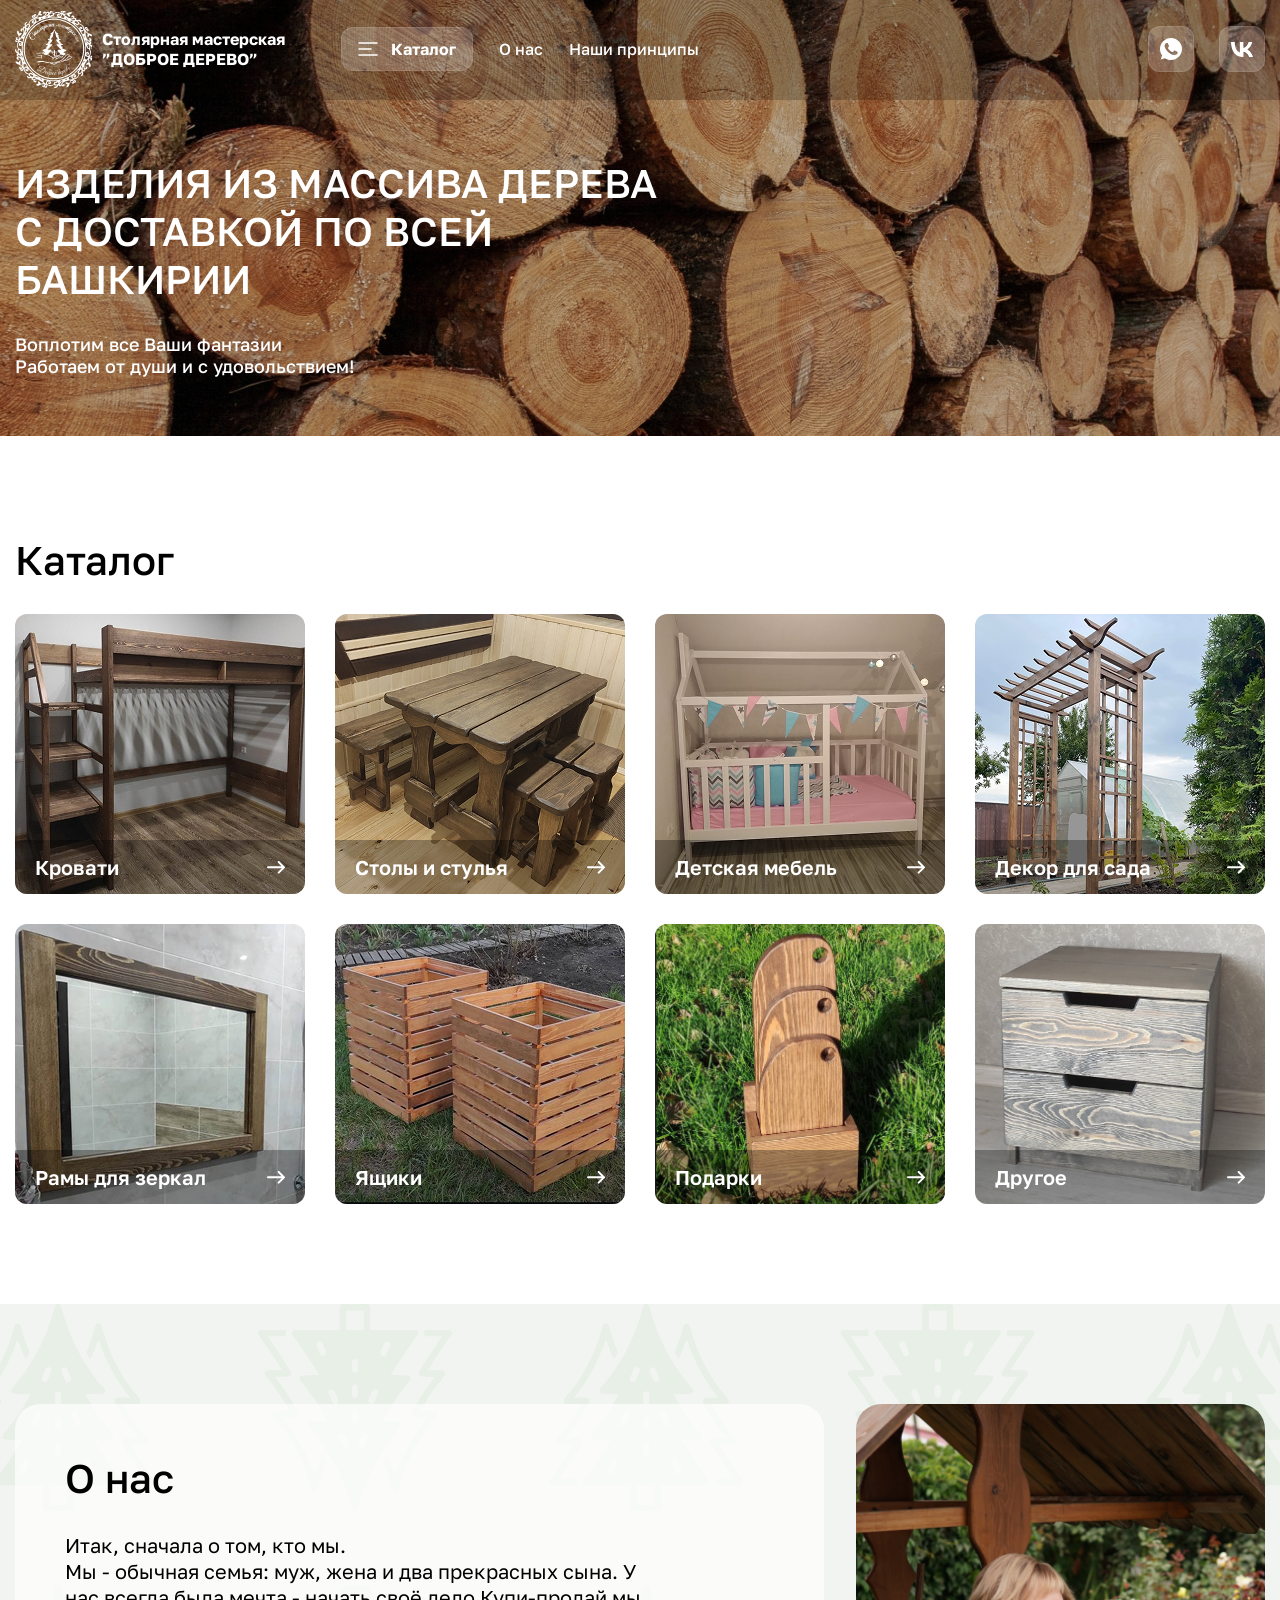
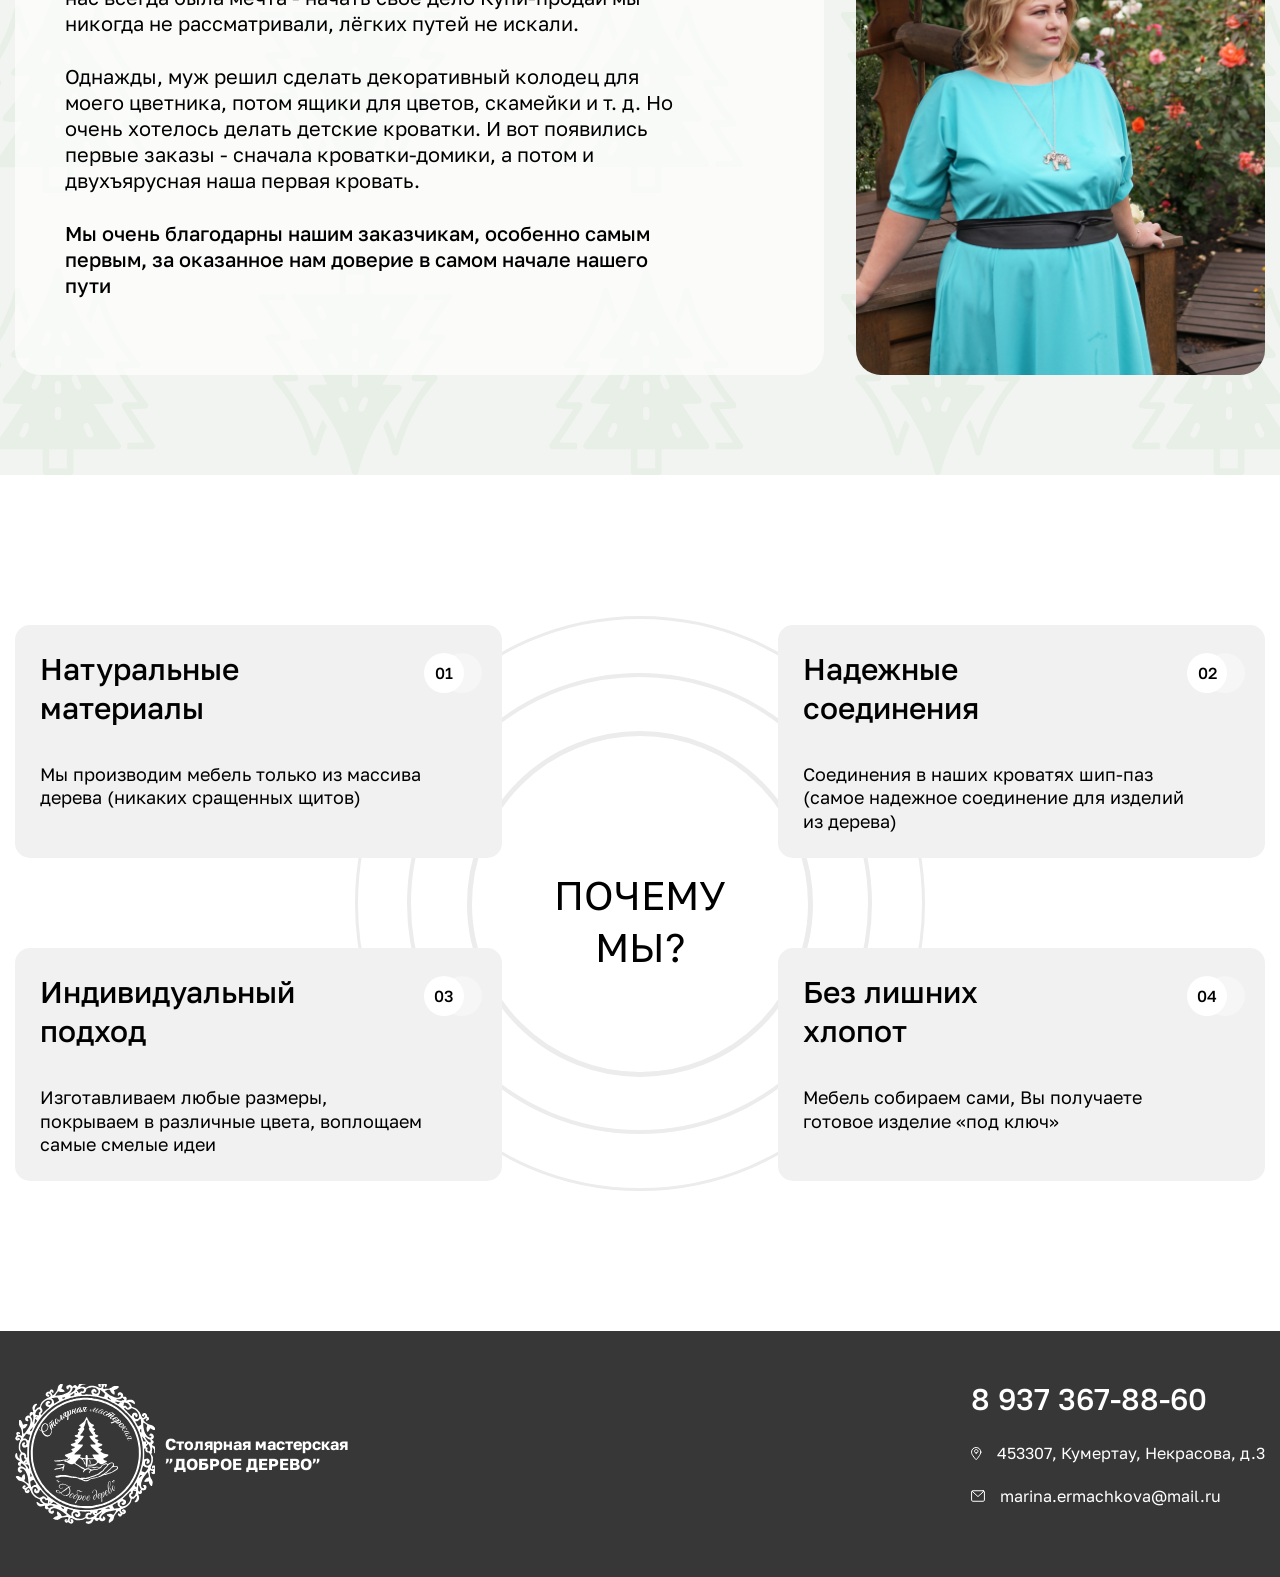
<file: index.html>
<!DOCTYPE html>
<html lang="ru">
<head>
    <!-- Google tag (gtag.js) -->
    <script async src="https://www.googletagmanager.com/gtag/js?id=G-JBPK78R34K"></script>
    <script>
    window.dataLayer = window.dataLayer || [];
    function gtag(){dataLayer.push(arguments);}
    gtag('js', new Date());

    gtag('config', 'G-JBPK78R34K');
    </script>
        
    <title>Столярная</title>
    <link rel="stylesheet" href="style.css">
    <meta charset="UTF-8">
    <meta name="viewport" content="width=device-width, initial-scale=1.0">

    <link rel="icon" type="image/png" href="/favicon/favicon-96x96.png" sizes="96x96" />
    <link rel="icon" type="image/svg+xml" href="/favicon/favicon.svg" />
    <link rel="shortcut icon" href="/favicon/favicon.ico" />
    <link rel="apple-touch-icon" sizes="180x180" href="/favicon/apple-touch-icon.png" />
    <meta name="apple-mobile-web-app-title" content="Столярная" />
    <link rel="manifest" href="/favicon/site.webmanifest" />
    
</head>
<body>
    <div class="home">
        <div class="header">
            <div class="content"> 
                <div class="header-block">
                        <div class="header-left">
                            <a class="header-logo" href="#">
                                <img class="header-logo__logoImg" src="img\icons\Logo white.svg" alt="Логотип" width="77" height="77">
                                <p class="header-logo__logoText"> Столярная мастерская <br>”ДОБРОЕ ДЕРЕВО”</p>
                            </a>
                            
                            <nav class="header-nav">
                                <ul class="header__list">
                                    <li class="header__lists"> 
                                        <a class="header__anchorCatalog" href="#catalog">
                                            <img src="img\icons\catalog.svg" alt="Иконка каталога">
                                            <span>Каталог</span>
                                        </a>
                                    </li>
                                    <li class="header__lists"> <a class="header__link" href="#aboutUs">О нас</a></li>
                                    <li class="header__lists"> <a class="header__link" href="#whyUs">Наши принципы</a></li>
                                    <!-- <li class="header__lists"> <a class="header__link" href="#">Видео</a></li> -->
                                </ul>
                            </nav>
                        </div>
                        <div class="header-right">
                            <a target="_blank" href="https://wa.me/89373678860" class="header__bt">
                                <img width="24" height="24" src="img\icons\whatsapp.svg" alt="Иконка whatsapp">
                            </a>
                            <a target="_blank" href="https://vk.com/stolyrka_kumertau" class="header__bt">
                                <img width="24" height="17" src="img/icons/vk.svg" alt="Иконка vk">
                            </a>
                            
                        </div>
                </div>
            </div>
        </div>

        <div class="content">
            <div class="home-info">
                <h1>ИЗДЕЛИЯ ИЗ&nbsp;МАССИВА ДЕРЕВА С&nbsp;ДОСТАВКОЙ ПО&nbsp;ВСЕЙ БАШКИРИИ</h1>
                <p class="subtitle">Воплотим все Ваши фантазии<br>Работаем от&nbsp;души и&nbsp;с&nbsp;удовольствием!</p>
            </div>
        </div>
    </div>
    <div class="main">
        <div id="catalog" class="catalog">
            <div class="content">
                <div class="catalog__block">
                    <h2>Каталог</h2>
                    <div class="catalog__links">
                        <a class= catalog__links-item href="/beds.html">
                            <img src="img/catalog/beds.png" alt="Кровати">
                            <div class="catalog__links-info">
                                <h3>Кровати</h3>
                                <span>
                                    <img width="16" height="11" src="img/icons/catalogItems.svg" alt="">
                                </span>
                            </div>
                        </a>
                        <a class= catalog__links-item href="tablesAndChairs.html">
                            <img src="img/catalog/tablesAndChairs.png" alt="">
                            <div class="catalog__links-info">
                                <h3>Столы и стулья</h3>
                                <span>
                                    <img width="16" height="11" src="img/icons/catalogItems.svg" alt="">
                                </span>
                            </div>
                        </a>
                        <a class= catalog__links-item href="children.html">
                            <img src="img/catalog/childrenFurniture.png" alt="">
                            <div class="catalog__links-info">
                                <h3>Детская мебель</h3>
                                <span>
                                    <img width="16" height="11" src="img/icons/catalogItems.svg" alt="">
                                </span>
                            </div>
                        </a>
                        <a class= catalog__links-item href="forGarden.html">
                            <img src="img/catalog/forTheGarden.png" alt="">
                            <div class="catalog__links-info">
                                <h3>Декор для сада</h3>
                                <span>
                                    <img width="16" height="11" src="img/icons/catalogItems.svg" alt="">
                                </span>
                            </div>
                        </a>
                        <a class= catalog__links-item href="mirror.html">
                            <img src="img/catalog/frames.png" alt="">
                            <div class="catalog__links-info">
                                <h3>Рамы для зеркал</h3>
                                <span>
                                    <img width="16" height="11" src="img/icons/catalogItems.svg" alt="">
                                </span>
                            </div>
                        </a>
                        <a class= catalog__links-item href="boxes.html">
                            <img src="img/catalog/boxes.png" alt="">
                            <div class="catalog__links-info">
                                <h3>Ящики</h3>
                                <span>
                                    <img width="16" height="11" src="img/icons/catalogItems.svg" alt="">
                                </span>
                            </div>
                        </a>
                        <a class= catalog__links-item href="present.html">
                            <img src="img/catalog/gifts.jpg" alt="">
                            <div class="catalog__links-info">
                                <h3>Подарки</h3>
                                <span>
                                    <img width="16" height="11" src="img/icons/catalogItems.svg" alt="">
                                </span>
                            </div>
                        </a>
                        <a class= catalog__links-item href="other.html">
                            <img src="img/catalog/other.jpg" alt="">
                            <div class="catalog__links-info">
                                <h3>Другое</h3>
                                <span>
                                    <img width="16" height="11" src="img/icons/catalogItems.svg" alt="">
                                </span>
                            </div>
                        </a>
                    </div>
                </div>
            </div>
        </div>
        <div  id="aboutUs" class="aboutUs">
            <div class="content">
                <div class="aboutUs__block">
                    <div class="aboutUs__left">
                        <h2>О нас</h2>
                        <p>
                            Итак, сначала о том, кто мы.<br>
                            Мы - обычная семья:
                            муж, жена и два прекрасных сына. У нас всегда была мечта - начать своё дело Купи-продай мы никогда не рассматривали, лёгких путей не искали.
                        </p>
                        <p>
                            Однажды, муж решил сделать декоративный колодец для моего цветника, потом ящики для
                            цветов, скамейки и т. д.
                            Но очень хотелось делать детские кроватки. И вот появились первые заказы
                            - сначала кроватки-домики, а потом и двухъярусная наша первая кровать.
                        </p> 
                        <p>
                            <strong>Мы очень благодарны нашим заказчикам, особенно самым первым, за оказанное нам доверие в самом начале нашего пути</strong>   
                        </p>

                    </div>
                    <div class="aboutUs__right">
                        <img src="img/about2.jpg"  alt="О нас">
                    </div>
                </div>
            </div>
        </div>
        <div id="whyUs" class="whyUs">
            <div class="content">
                <div class="whyUs__ask">Почему <br>мы?</div>
                <div class="whyUs__blok">
                    <div class="whyUs__item">
                        <div class="whyUs__item-numberMain">01</div>
                        <div class="whyUs__item-numberSub"></div>
                        <div class="whyUs__item-text">
                            <h3 class="whyUS__item-title">Натуральные<br>материалы</h3>
                            <p class="whyUs__item-subtitle">Мы производим мебель только из массива дерева (никаких сращенных щитов)</p>
                        </div>
                    </div>
                    <div class="whyUs__item">
                        <div class="whyUs__item-numberMain">02</div>
                        <div class="whyUs__item-numberSub"></div>
                        <div class="whyUs__item-text">
                            <h3 class="whyUS__item-title">Надежные<br>соединения</h3>
                            <p class="whyUs__item-subtitle">Соединения в наших кроватях шип-паз (самое надежное соединение для изделий из дерева)</p>
                        </div>
                    </div>
                    <div class="whyUs__item">
                        <div class="whyUs__item-numberMain">03</div>
                        <div class="whyUs__item-numberSub"></div>
                        <div class="whyUs__item-text">
                            <h3 class="whyUS__item-title">Индивидуальный<br>подход</h3>
                            <p class="whyUs__item-subtitle">Изготавливаем любые размеры, покрываем в различные цвета, воплощаем самые смелые идеи</p>
                        </div>

                    </div>
                    <div class="whyUs__item">
                        <div class="whyUs__item-numberMain">04</div>
                        <div class="whyUs__item-numberSub"></div>
                        <div class="whyUs__item-text">
                            <h3 class="whyUS__item-title">Без лишних<br>хлопот</h3>
                            <p class="whyUs__item-subtitle">Мебель собираем сами, Вы получаете готовое изделие «под ключ»</p>
                        </div>
                    </div>
                </div>
            </div>
        </div>
    </div>
    <footer>
        <div class="content">
            <div class="footer-blok">
                <a class="footer-logo" href="#">
                    <img class="footer-logo__logoImg" src="img\icons\Logo white.svg" alt="Логотип" width="77" height="77">
                    <p class="footer-logo__logoText"> Столярная мастерская <br>”ДОБРОЕ ДЕРЕВО”</p>
                </a>
                <div class="footer-info">
                    <a class="footer-number" href="tel:79373678860"> 8 937 367-88-60</a>
                    <div class="footer-list">
                        <div class="footer-li"> 
                            <span> <img src="img\icons\footer_pin.svg"></span> 453307, Кумертау, Некрасова, д.3</div >
                        <div class="footer-li"> 
                            <span> <img src="img\icons\footer_mail.svg"></span> marina.ermachkova@mail.ru</a>
                    </ul>
                </div>
            </div>
        </div>
    </footer>

</body>
</html>
</file>
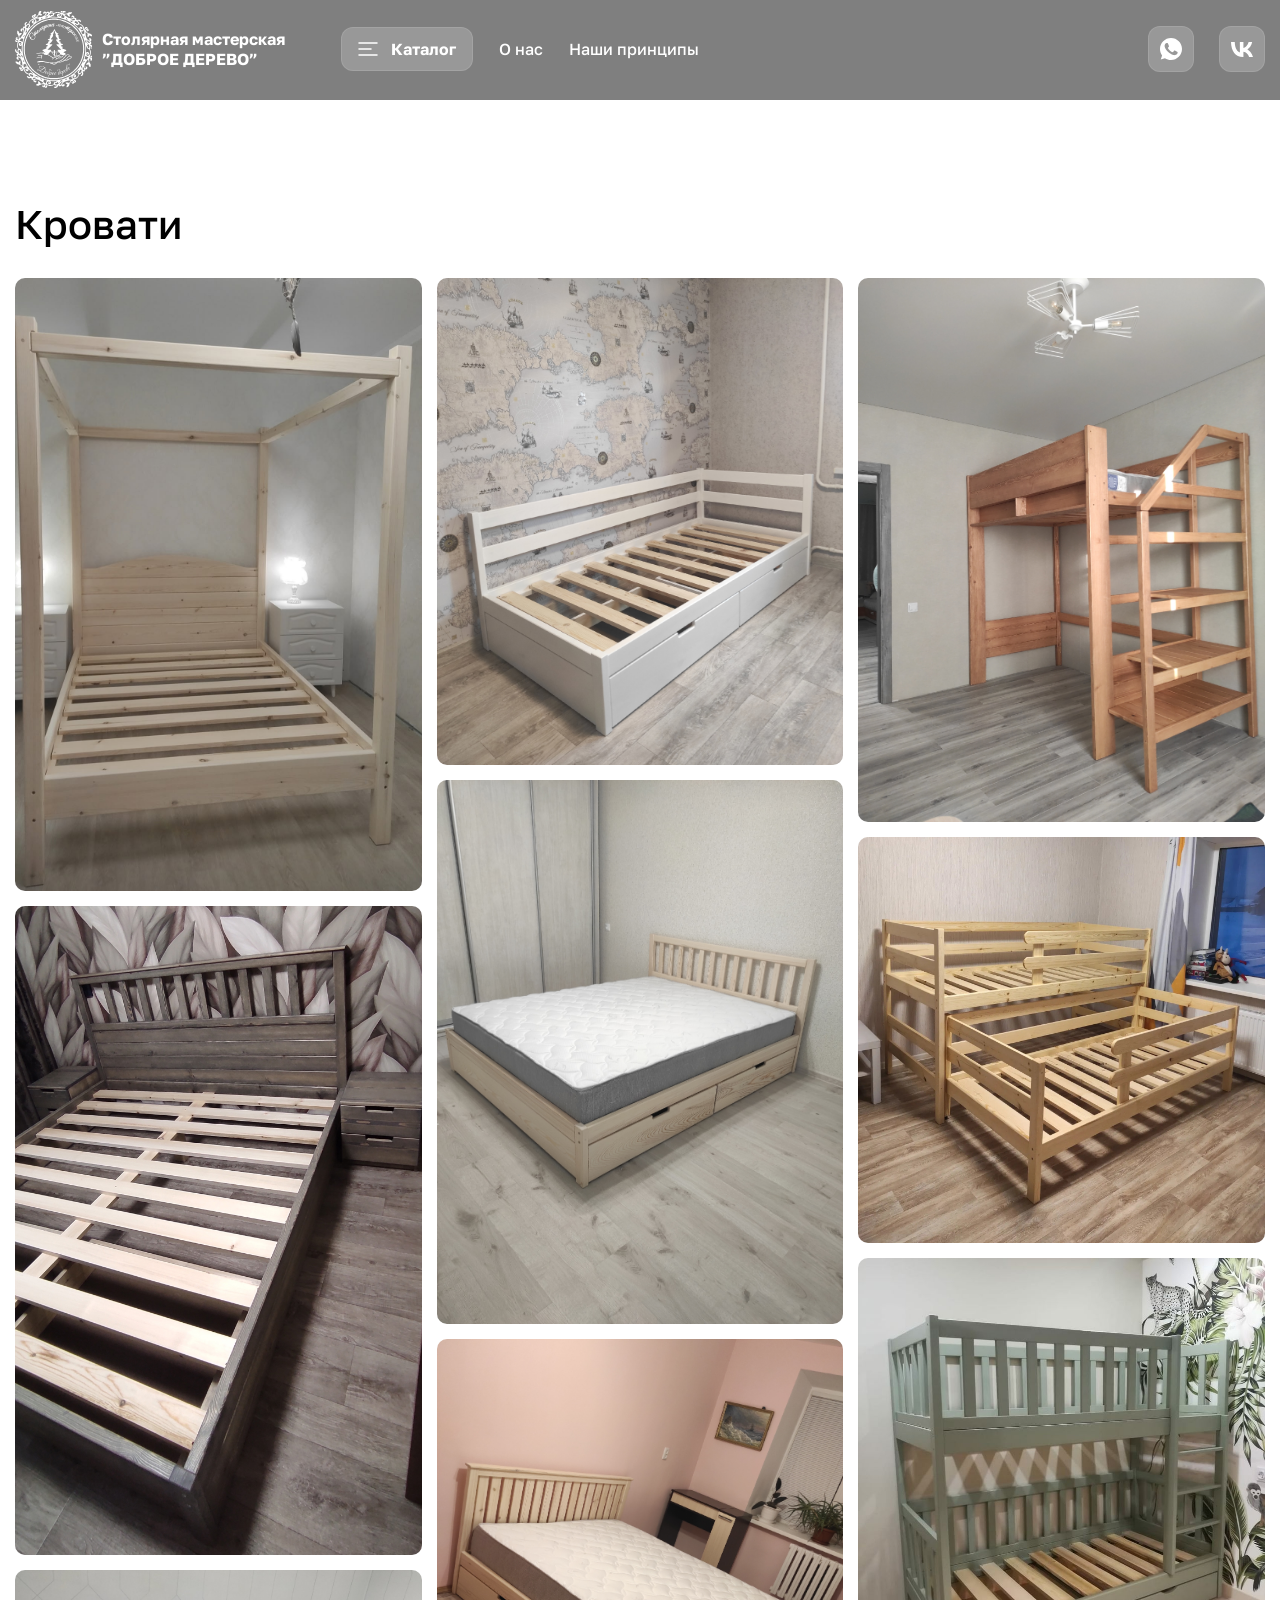
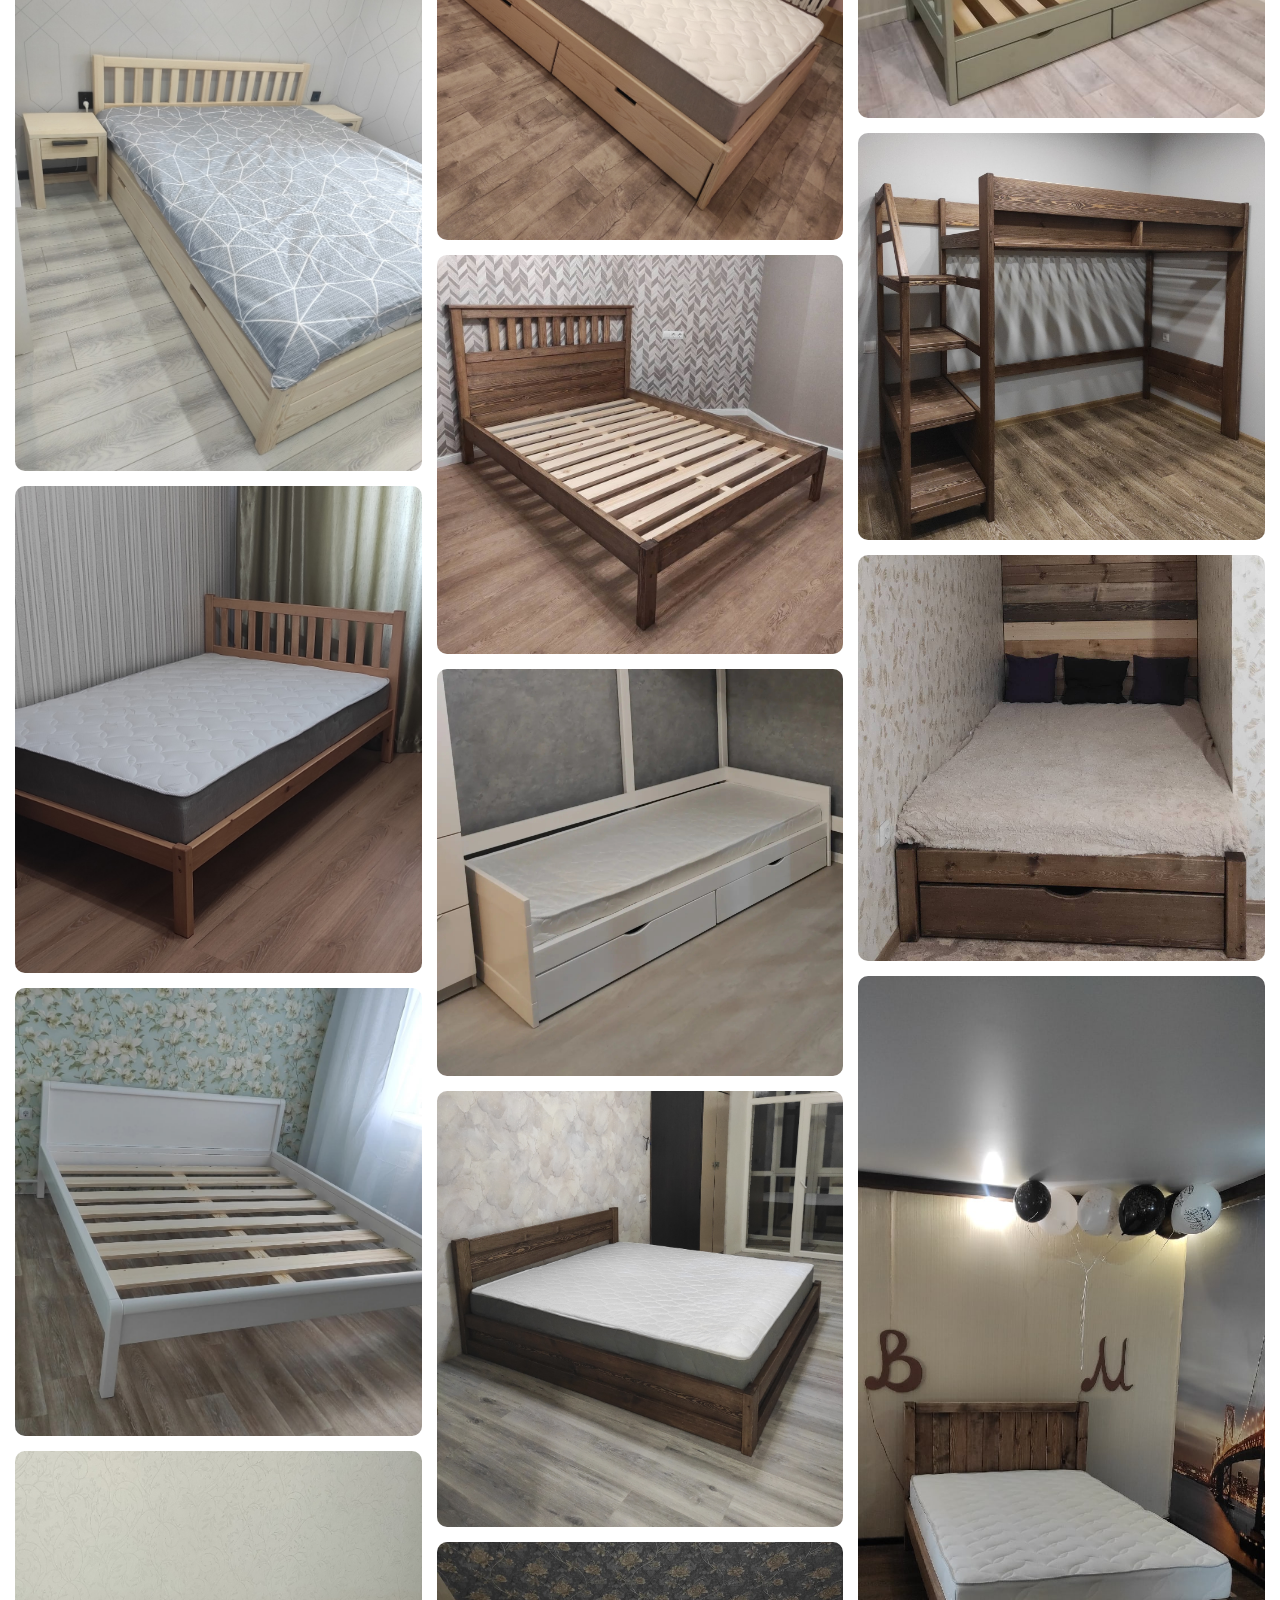
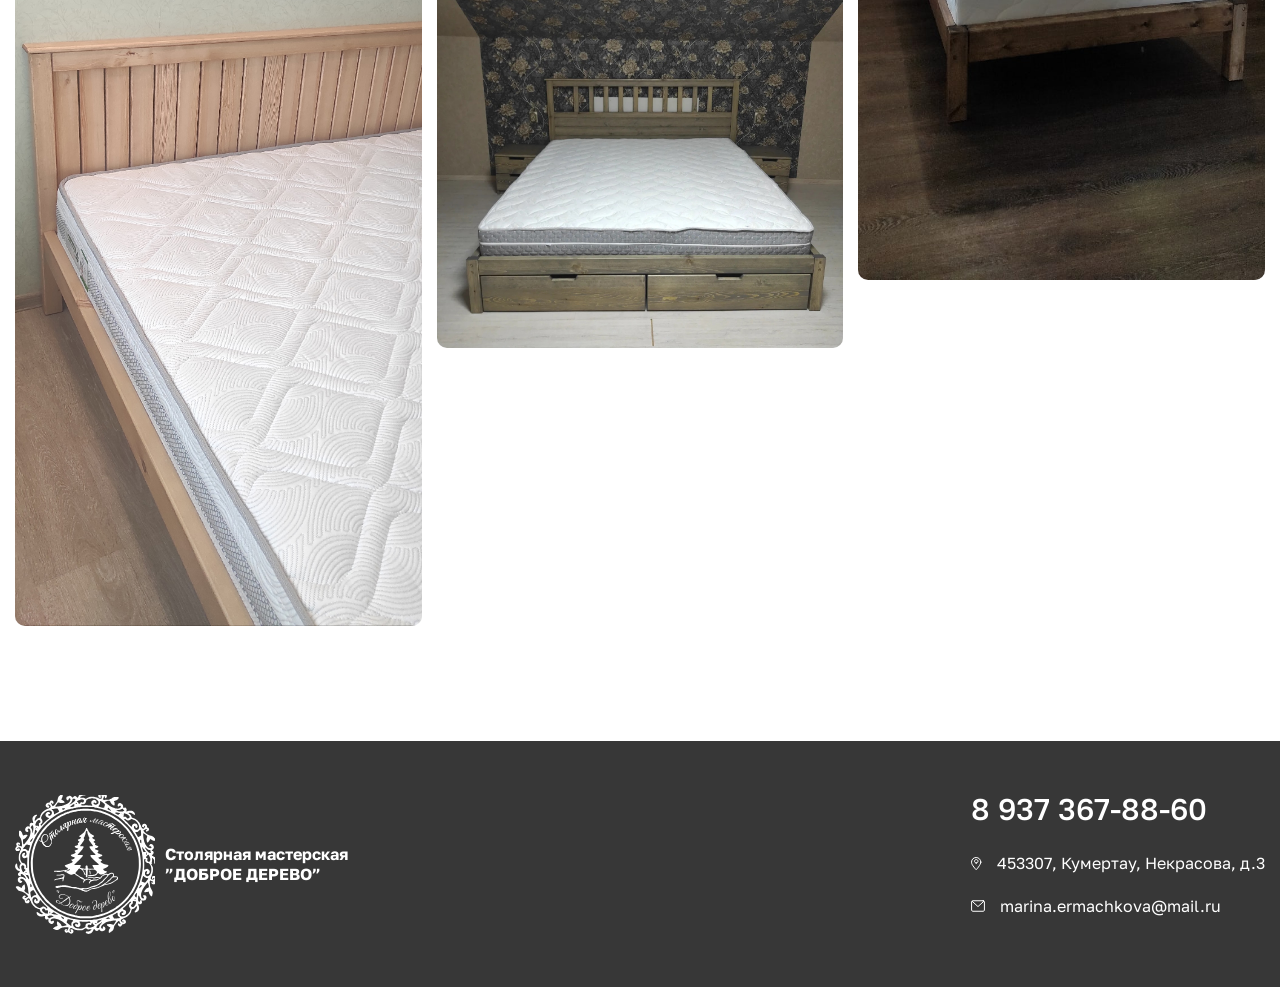
<file: beds.html>
<!DOCTYPE html>
<html lang="ru">
<head>
    <!-- Google tag (gtag.js) -->
    <script async src="https://www.googletagmanager.com/gtag/js?id=G-JBPK78R34K"></script>
    <script>
    window.dataLayer = window.dataLayer || [];
    function gtag(){dataLayer.push(arguments);}
    gtag('js', new Date());

    gtag('config', 'G-JBPK78R34K');
    </script>

    <title>Столярная</title>
    <link rel="stylesheet" href="style.css">
    <meta charset="UTF-8">
    <meta name="viewport" content="width=device-width, initial-scale=1.0">

    <link rel="icon" type="image/png" href="/favicon/favicon-96x96.png" sizes="96x96" />
    <link rel="icon" type="image/svg+xml" href="/favicon/favicon.svg" />
    <link rel="shortcut icon" href="/favicon/favicon.ico" />
    <link rel="apple-touch-icon" sizes="180x180" href="/favicon/apple-touch-icon.png" />
    <meta name="apple-mobile-web-app-title" content="Столярная" />
    <link rel="manifest" href="/favicon/site.webmanifest" /> 

    <link rel="stylesheet" href="lightbox/lightbox.css">

</head> 

<body>
    <div class="header2">
            <div class="content"> 
                <div class="header-block">
                        <div class="header-left">
                            <a class="header-logo" href="/index.html">
                                <img class="header-logo__logoImg" src="img\icons\Logo white.svg" alt="Логотип" width="77" height="77">
                                <p class="header-logo__logoText"> Столярная мастерская <br>”ДОБРОЕ ДЕРЕВО”</p>
                            </a>
                            <nav class="header-nav">
                                <ul class="header__list">
                                    <li class="header__lists"> 
                                        <a class="header__anchorCatalog" href="/index.html#catalog">
                                            <img src="img\icons\catalog.svg" alt="Иконка каталога">
                                            <span>Каталог</span>
                                        </a>
                                    </li>
                                    <li class="header__lists"> <a class="header__link" href="/index.html#aboutUs">О нас</a></li>
                                    <li class="header__lists"> <a class="header__link" href="/index.html#whyUs">Наши принципы</a></li>
                                    <!-- <li class="header__lists"> <a class="header__link" href="#">Видео</a></li> -->
                                </ul>
                            </nav>
                        </div>
                        <div class="header-right">
                            <a target="_blank" href="https://wa.me/89373678860" class="header__bt">
                                <img width="24" height="24" src="img\icons\whatsapp.svg" alt="Иконка whatsapp">
                            </a>
                            <a target="_blank" href="https://vk.com/stolyrka_kumertau" class="header__bt">
                                <img width="24" height="17" src="img/icons/vk.svg" alt="Иконка vk">
                            </a>
                            
                        </div>
                </div>
            </div>
        </div>
        <div class="photo-images">
            <div class="content"> 
                <div class="photo-block">
                    <h2>Кровати</h2>
                    <div class="masonry">
                            <a href="img/bads/1.jpg" data-lightbox="images" data-title=" ">
                                <img src="img/bads/1.jpg" alt="">
                            </a>
                            
                            <a href="img/bads/2.jpg" data-lightbox="images" data-title=" ">
                                <img src="img/bads/2.jpg" alt="">
                            </a>

                            <a href="img/bads/3.jpg" data-lightbox="images" data-title=" ">
                                <img src="img/bads/3.jpg" alt="">
                            </a>

                            <a href="img/bads/4.jpg" data-lightbox="images" data-title=" ">
                                <img src="img/bads/4.jpg" alt="">
                            </a>

                            <a href="img/bads/5.jpg" data-lightbox="images" data-title=" ">
                                <img src="img/bads/5.jpg" alt="">
                            </a>

                            <a href="img/bads/6.jpg" data-lightbox="images" data-title=" ">
                                <img src="img/bads/6.jpg" alt="">
                            </a>

                            <a href="img/bads/7.jpg" data-lightbox="images" data-title=" ">
                                <img src="img/bads/7.jpg" alt="">
                            </a>

                            <a href="img/bads/8.jpg" data-lightbox="images" data-title=" ">
                                <img src="img/bads/8.jpg" alt="">
                            </a>

                            <a href="img/bads/9.jpg" data-lightbox="images" data-title=" ">
                                <img src="img/bads/9.jpg" alt="">
                            </a>
                            <a href="img/bads/13.jpg" data-lightbox="images" data-title=" ">
                                <img src="img/bads/13.jpg" alt="">
                            </a>
                            
                            <a href="img/bads/14.jpg" data-lightbox="images" data-title=" ">
                                <img src="img/bads/14.jpg" alt="">
                            </a>

                            <a href="img/bads/15.jpg" data-lightbox="images" data-title=" ">
                                <img src="img/bads/15.jpg" alt="">
                            </a>

                            <a href="img/bads/16.jpg" data-lightbox="images" data-title=" ">
                                <img src="img/bads/16.jpg" alt="">
                            </a>

                            <a href="img/bads/17.jpg" data-lightbox="images" data-title=" ">
                                <img src="img/bads/17.jpg" alt="">
                            </a>

                            <a href="img/bads/18.jpg" data-lightbox="images" data-title=" ">
                                <img src="img/bads/18.jpg" alt="">
                            </a>

                            <a href="img/bads/19.jpg" data-lightbox="images" data-title=" ">
                                <img src="img/bads/19.jpg" alt="">
                            </a>

                            <a href="img/bads/20.jpg" data-lightbox="images" data-title=" ">
                                <img src="img/bads/20.jpg" alt="">
                            </a>

                            <a href="img/bads/21.jpg" data-lightbox="images" data-title=" ">
                                <img src="img/bads/21.jpg" alt="">
                            </a>

                            <a href="img/bads/22.jpg" data-lightbox="images" data-title=" ">
                                <img src="img/bads/22.jpg" alt="">
                            </a>
                    </div>
                </div>
            </div>
        </div>
        <footer>
        <div class="content">
            <div class="footer-blok">
                <a class="footer-logo" href="#">
                    <img class="footer-logo__logoImg" src="img\icons\Logo white.svg" alt="Логотип" width="77" height="77">
                    <p class="footer-logo__logoText"> Столярная мастерская <br>”ДОБРОЕ ДЕРЕВО”</p>
                </a>
                <div class="footer-info">
                    <a class="footer-number" href="tel:79373678860"> 8 937 367-88-60</a>
                    <div class="footer-list">
                        <div class="footer-li"> 
                            <span> <img src="img\icons\footer_pin.svg"></span> 453307, Кумертау, Некрасова, д.3</div >
                        <div class="footer-li"> 
                            <span> <img src="img\icons\footer_mail.svg"></span> marina.ermachkova@mail.ru</a>
                    </ul>
                </div>
            </div>
        </div>
    </footer>

    <script src="lightbox/lightbox-plus-jquery.js"></script>


</body>
</file>
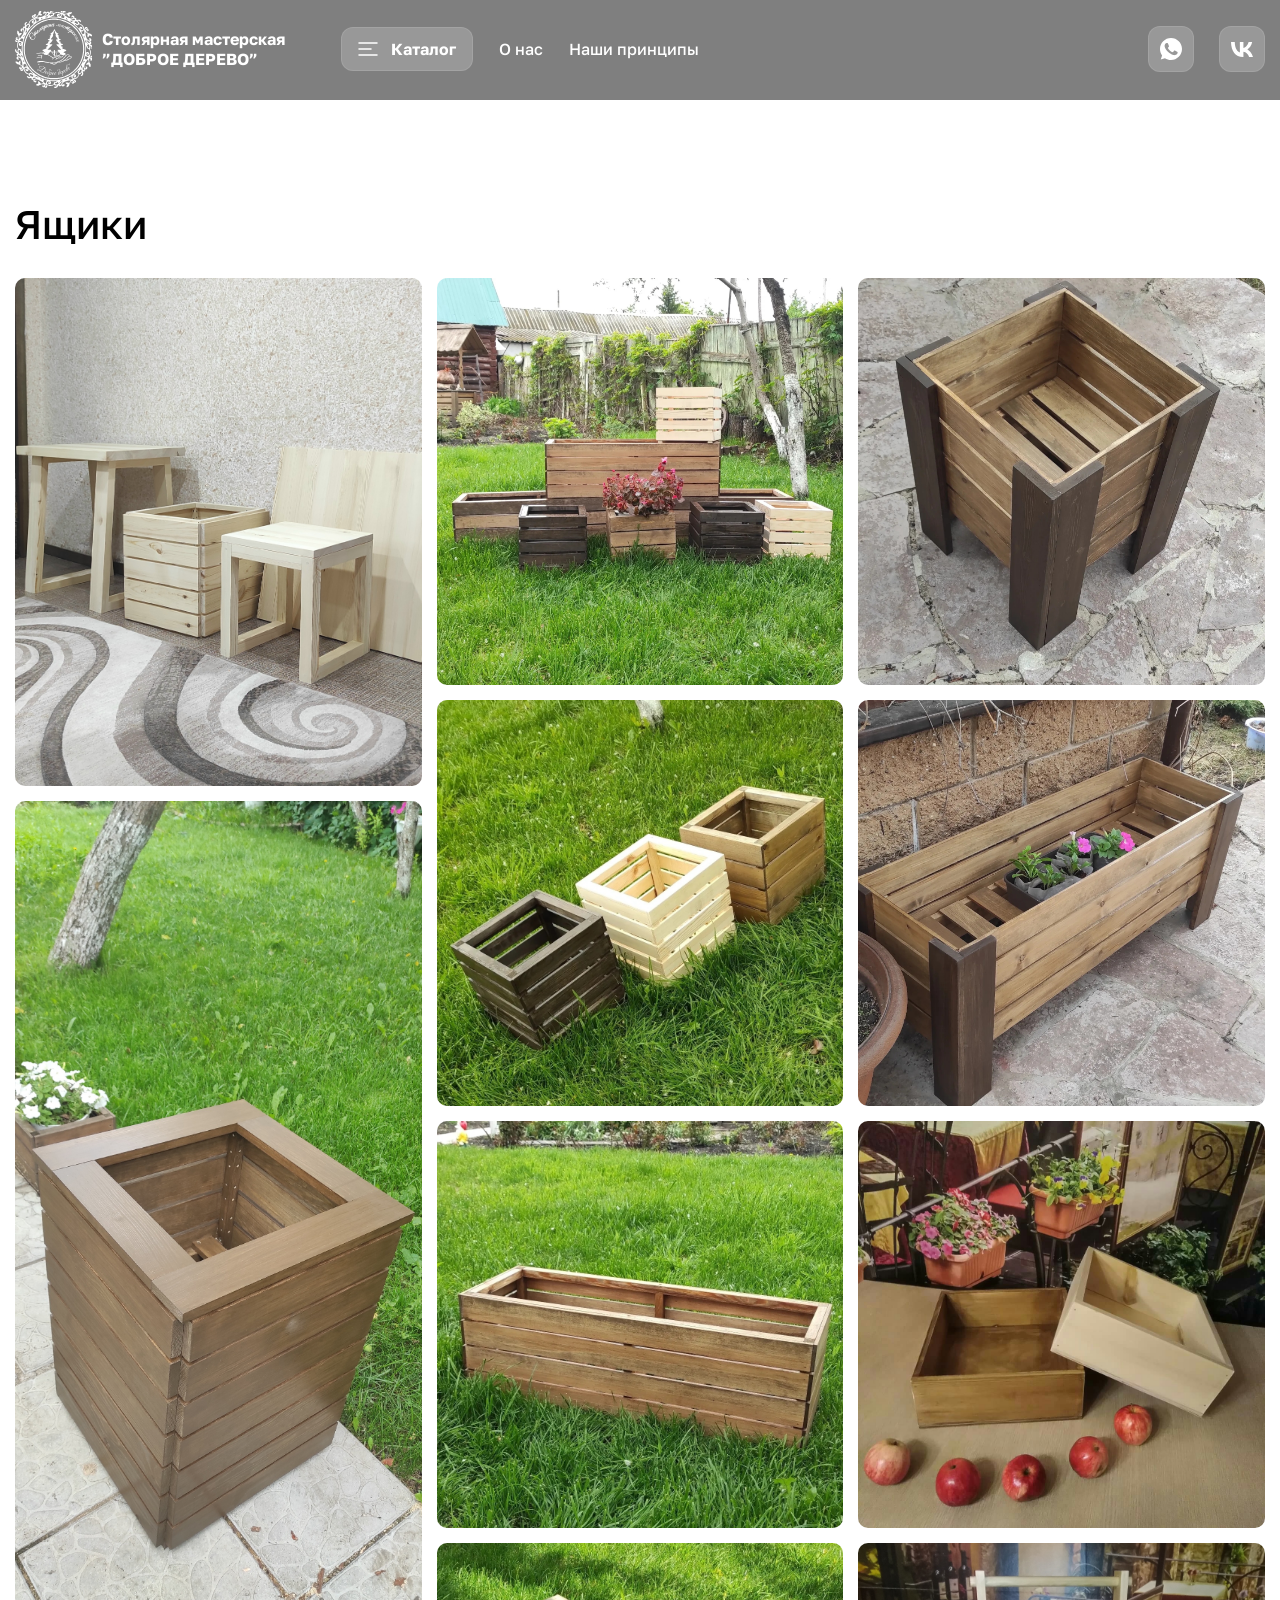
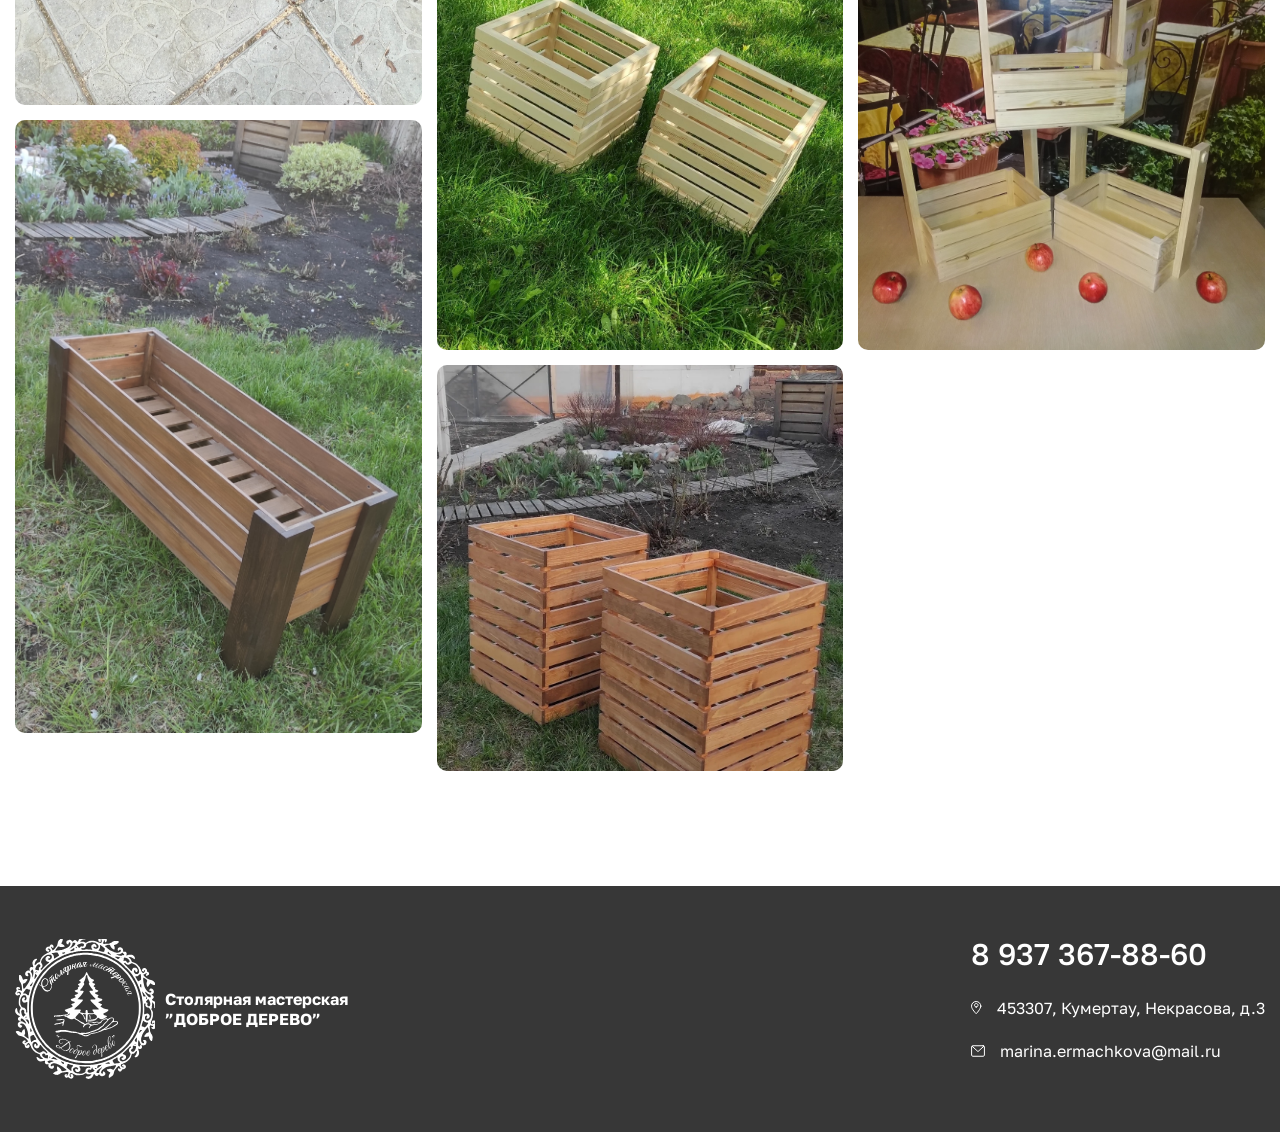
<file: boxes.html>
<!DOCTYPE html>
<html lang="ru">
<head>
    <!-- Google tag (gtag.js) -->
    <script async src="https://www.googletagmanager.com/gtag/js?id=G-JBPK78R34K"></script>
    <script>
    window.dataLayer = window.dataLayer || [];
    function gtag(){dataLayer.push(arguments);}
    gtag('js', new Date());

    gtag('config', 'G-JBPK78R34K');
    </script>

    <title>Столярная</title>
    <link rel="stylesheet" href="style.css">
    <meta charset="UTF-8">
    <meta name="viewport" content="width=device-width, initial-scale=1.0">

    <link rel="icon" type="image/png" href="/favicon/favicon-96x96.png" sizes="96x96" />
    <link rel="icon" type="image/svg+xml" href="/favicon/favicon.svg" />
    <link rel="shortcut icon" href="/favicon/favicon.ico" />
    <link rel="apple-touch-icon" sizes="180x180" href="/favicon/apple-touch-icon.png" />
    <meta name="apple-mobile-web-app-title" content="Столярная" />
    <link rel="manifest" href="/favicon/site.webmanifest" /> 

    <link rel="stylesheet" href="lightbox/lightbox.css">

</head> 

<body>
    <div class="header2">
            <div class="content"> 
                <div class="header-block">
                        <div class="header-left">
                            <a class="header-logo" href="/index.html">
                                <img class="header-logo__logoImg" src="img\icons\Logo white.svg" alt="Логотип" width="77" height="77">
                                <p class="header-logo__logoText"> Столярная мастерская <br>”ДОБРОЕ ДЕРЕВО”</p>
                            </a>
                            <nav class="header-nav">
                                <ul class="header__list">
                                    <li class="header__lists"> 
                                        <a class="header__anchorCatalog" href="/index.html#catalog">
                                            <img src="img\icons\catalog.svg" alt="Иконка каталога">
                                            <span>Каталог</span>
                                        </a>
                                    </li>
                                    <li class="header__lists"> <a class="header__link" href="/index.html#aboutUs">О нас</a></li>
                                    <li class="header__lists"> <a class="header__link" href="/index.html#whyUs">Наши принципы</a></li>
                                    <!-- <li class="header__lists"> <a class="header__link" href="#">Видео</a></li> -->
                                </ul>
                            </nav>
                        </div>
                        <div class="header-right">
                            <a target="_blank" href="https://wa.me/89373678860" class="header__bt">
                                <img width="24" height="24" src="img\icons\whatsapp.svg" alt="Иконка whatsapp">
                            </a>
                            <a target="_blank" href="https://vk.com/stolyrka_kumertau" class="header__bt">
                                <img width="24" height="17" src="img/icons/vk.svg" alt="Иконка vk">
                            </a>
                            
                        </div>
                </div>
            </div>
        </div>
        <div class="photo">
            <div class="content"> 
                <div class="photo-block">
                    <h2>Ящики</h2>
                    <div class="masonry">
                            <a href="img/boxes/1.jpg" data-lightbox="images" data-title=" ">
                                <img src="img/boxes/1.jpg" alt="">
                            </a>
                            
                            <a href="img/boxes/2.jpg" data-lightbox="images" data-title=" ">
                                <img src="img/boxes/2.jpg" alt="">
                            </a>

                            <a href="img/boxes/3.jpg" data-lightbox="images" data-title=" ">
                                <img src="img/boxes/3.jpg" alt="">
                            </a>

                            <a href="img/boxes/4.jpg" data-lightbox="images" data-title=" ">
                                <img src="img/boxes/4.jpg" alt="">
                            </a>

                            <a href="img/boxes/5.jpg" data-lightbox="images" data-title=" ">
                                <img src="img/boxes/5.jpg" alt="">
                            </a>

                            <a href="img/boxes/6.jpg" data-lightbox="images" data-title=" ">
                                <img src="img/boxes/6.jpg" alt="">
                            </a>

                            <a href="img/boxes/7.jpg" data-lightbox="images" data-title=" ">
                                <img src="img/boxes/7.jpg" alt="">
                            </a>

                            <a href="img/boxes/8.jpg" data-lightbox="images" data-title=" ">
                                <img src="img/boxes/8.jpg" alt="">
                            </a>

                            <a href="img/boxes/9.jpg" data-lightbox="images" data-title=" ">
                                <img src="img/boxes/9.jpg" alt="">
                            </a>

                            <a href="img/boxes/10.jpg" data-lightbox="images" data-title=" ">
                                <img src="img/boxes/10.jpg" alt="">
                            </a>

                            <a href="img/boxes/11.jpg" data-lightbox="images" data-title=" ">
                                <img src="img/boxes/11.jpg" alt="">
                            </a>

                            <a href="img/boxes/12.jpg" data-lightbox="images" data-title=" ">
                                <img src="img/boxes/12.jpg" alt="">
                            </a>
                    </div>
                </div>
            </div>
        </div>
        <footer>
        <div class="content">
            <div class="footer-blok">
                <a class="footer-logo" href="#">
                    <img class="footer-logo__logoImg" src="img\icons\Logo white.svg" alt="Логотип" width="77" height="77">
                    <p class="footer-logo__logoText"> Столярная мастерская <br>”ДОБРОЕ ДЕРЕВО”</p>
                </a>
                <div class="footer-info">
                    <a class="footer-number" href="tel:79373678860"> 8 937 367-88-60</a>
                    <div class="footer-list">
                        <div class="footer-li"> 
                            <span> <img src="img\icons\footer_pin.svg"></span> 453307, Кумертау, Некрасова, д.3</div >
                        <div class="footer-li"> 
                            <span> <img src="img\icons\footer_mail.svg"></span> marina.ermachkova@mail.ru</a>
                    </ul>
                </div>
            </div>
        </div>
    </footer>

    <script src="lightbox/lightbox-plus-jquery.js"></script>


</body>
</file>
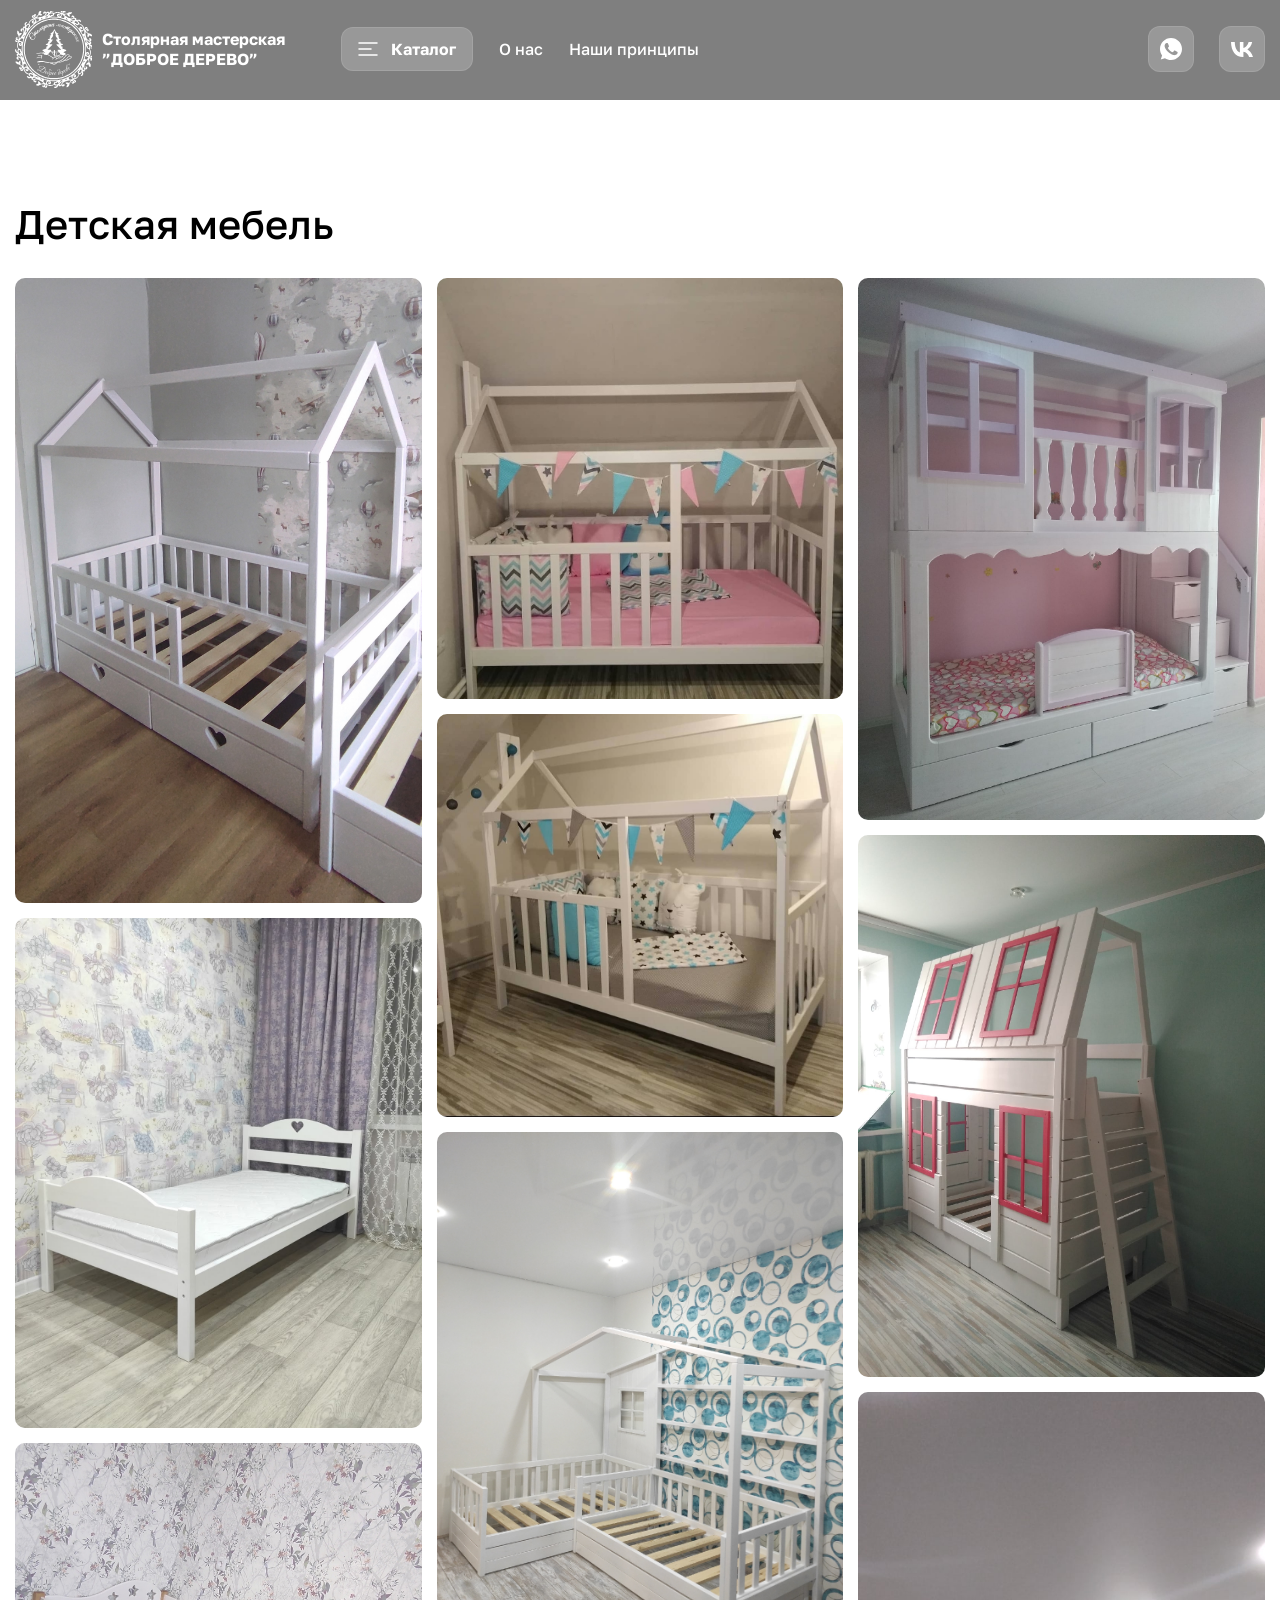
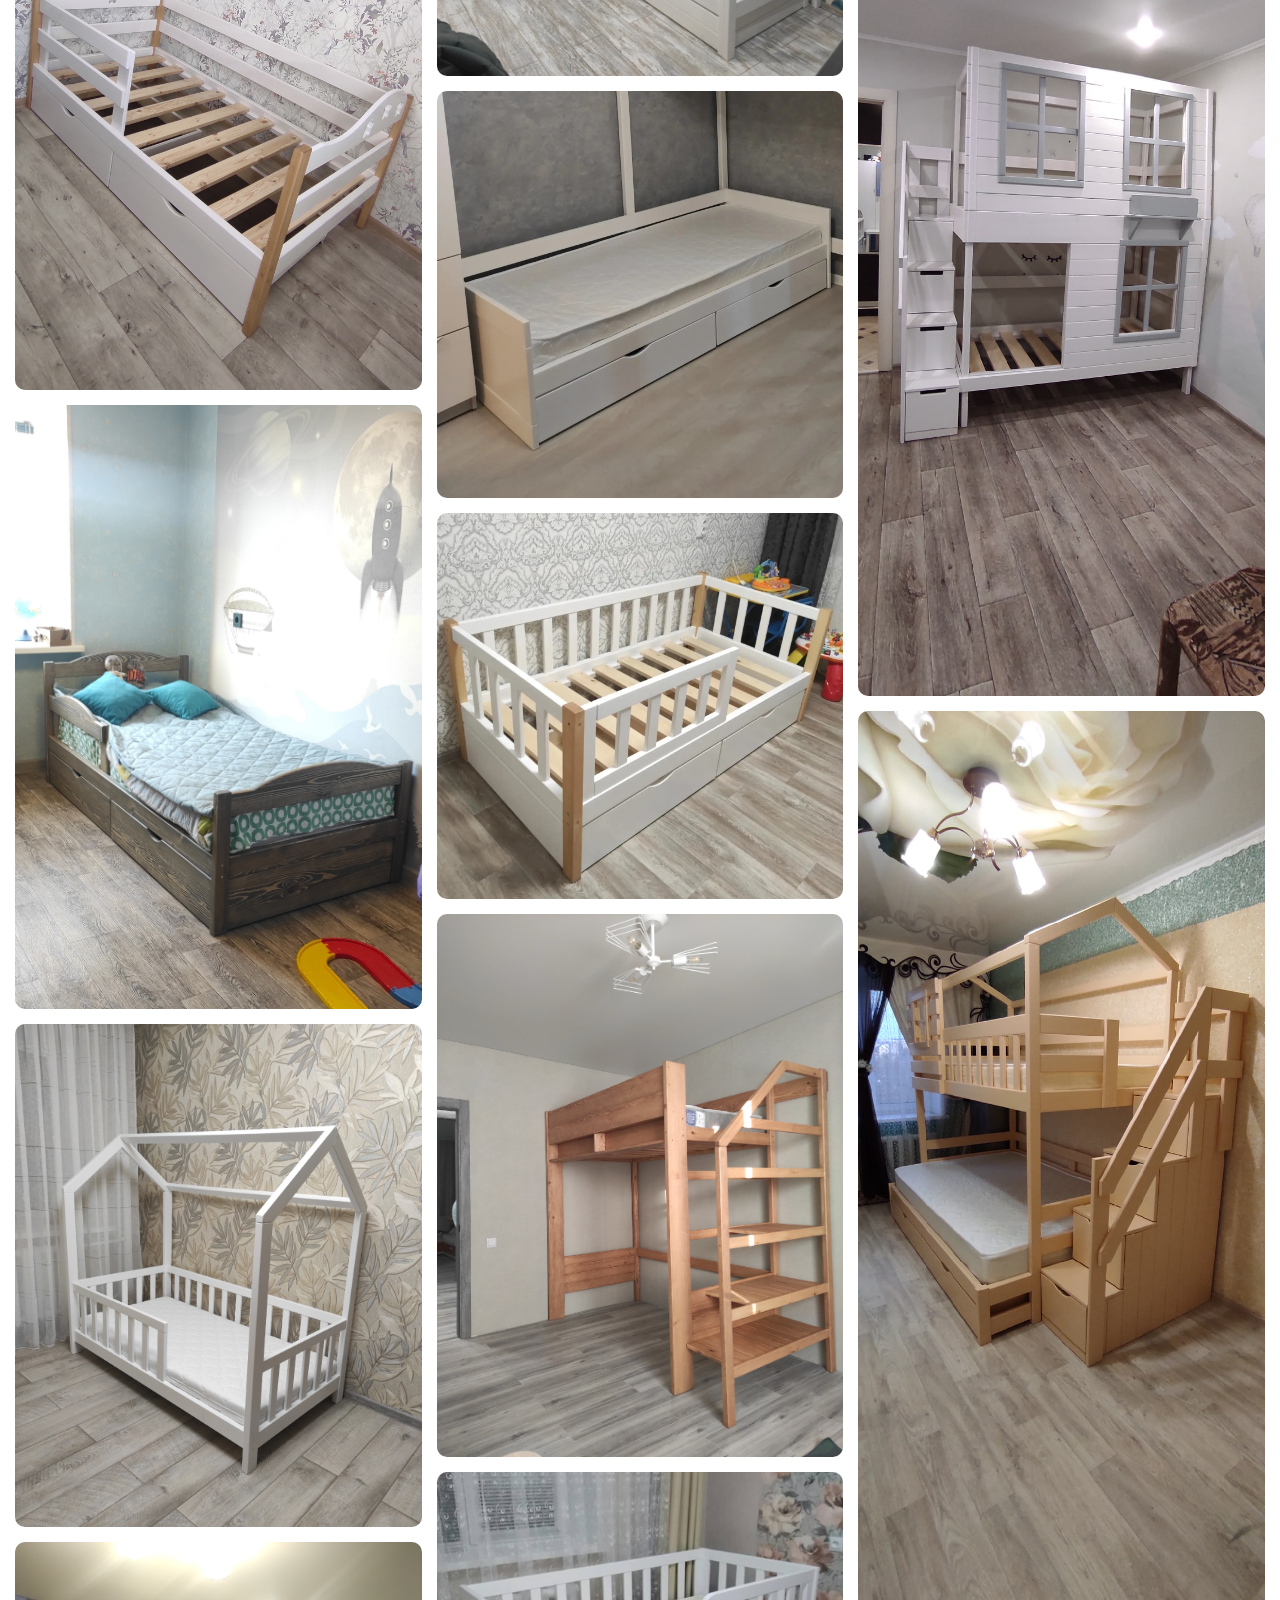
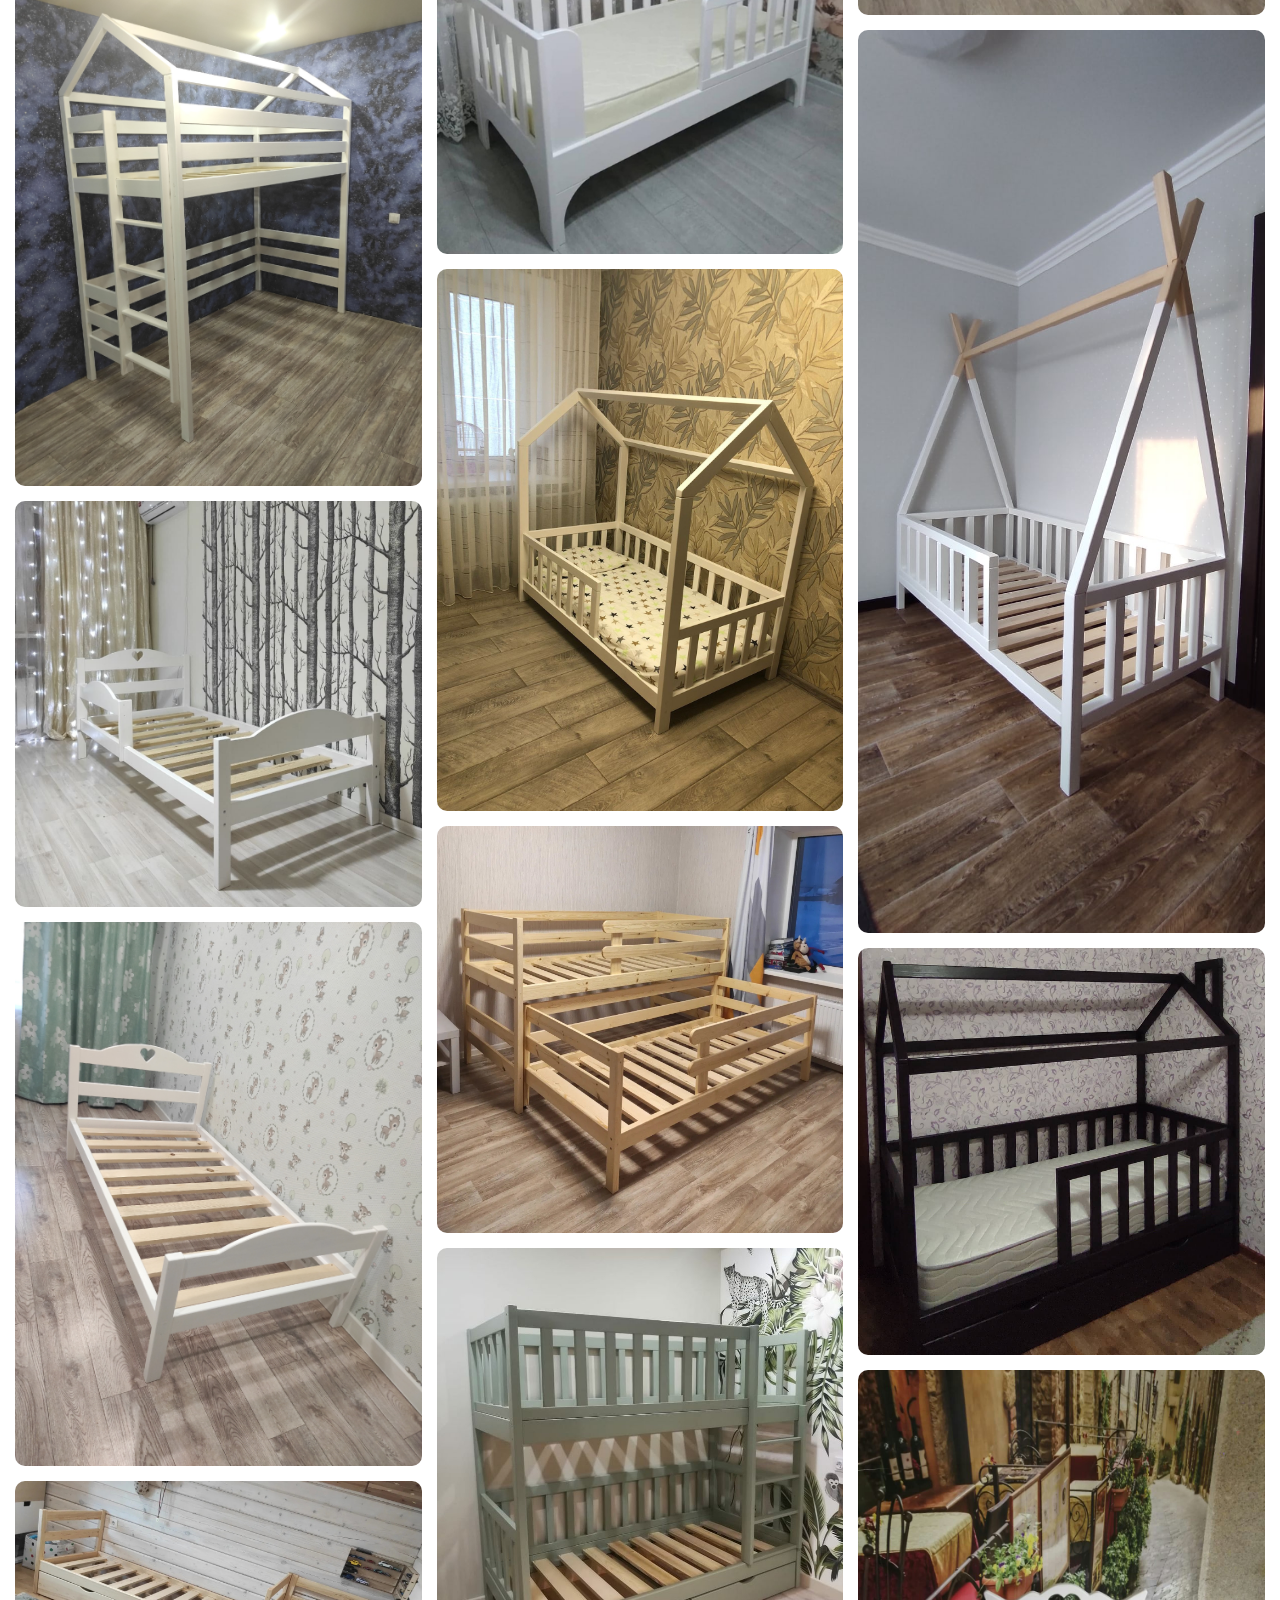
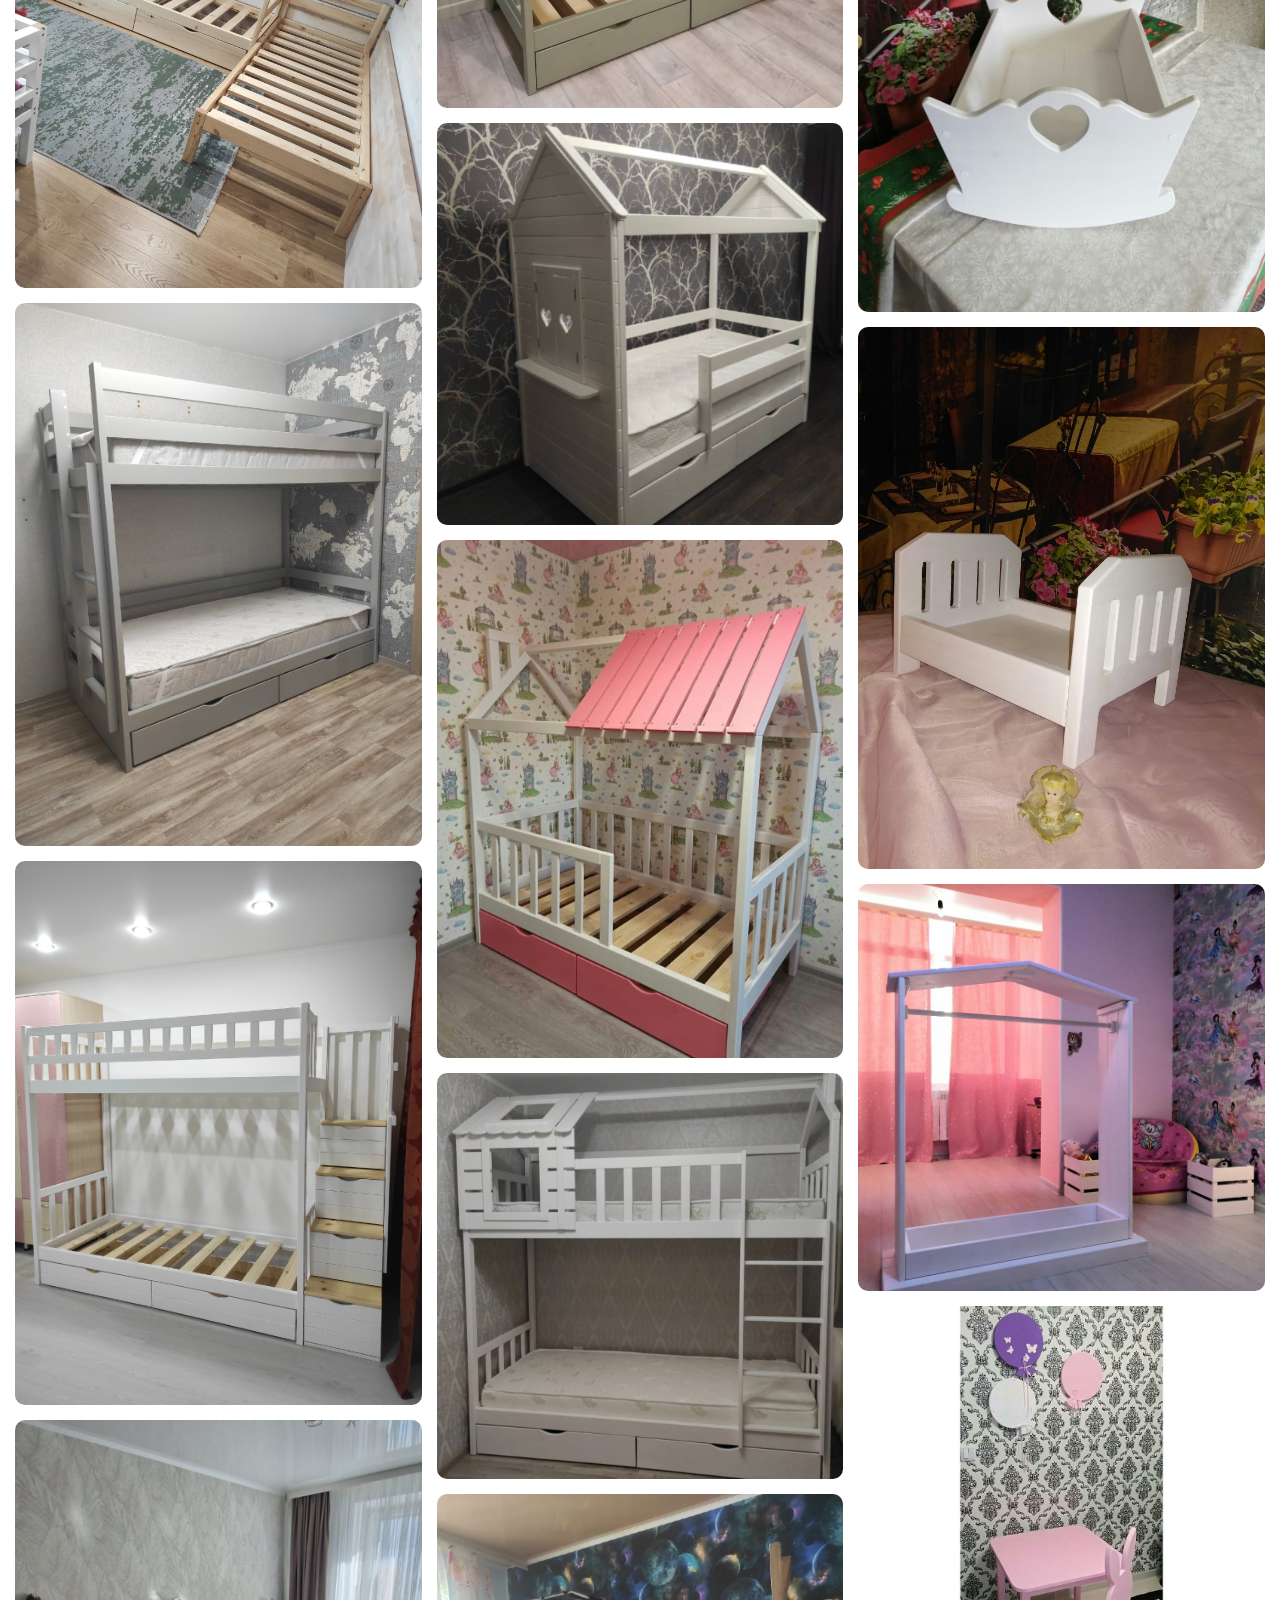
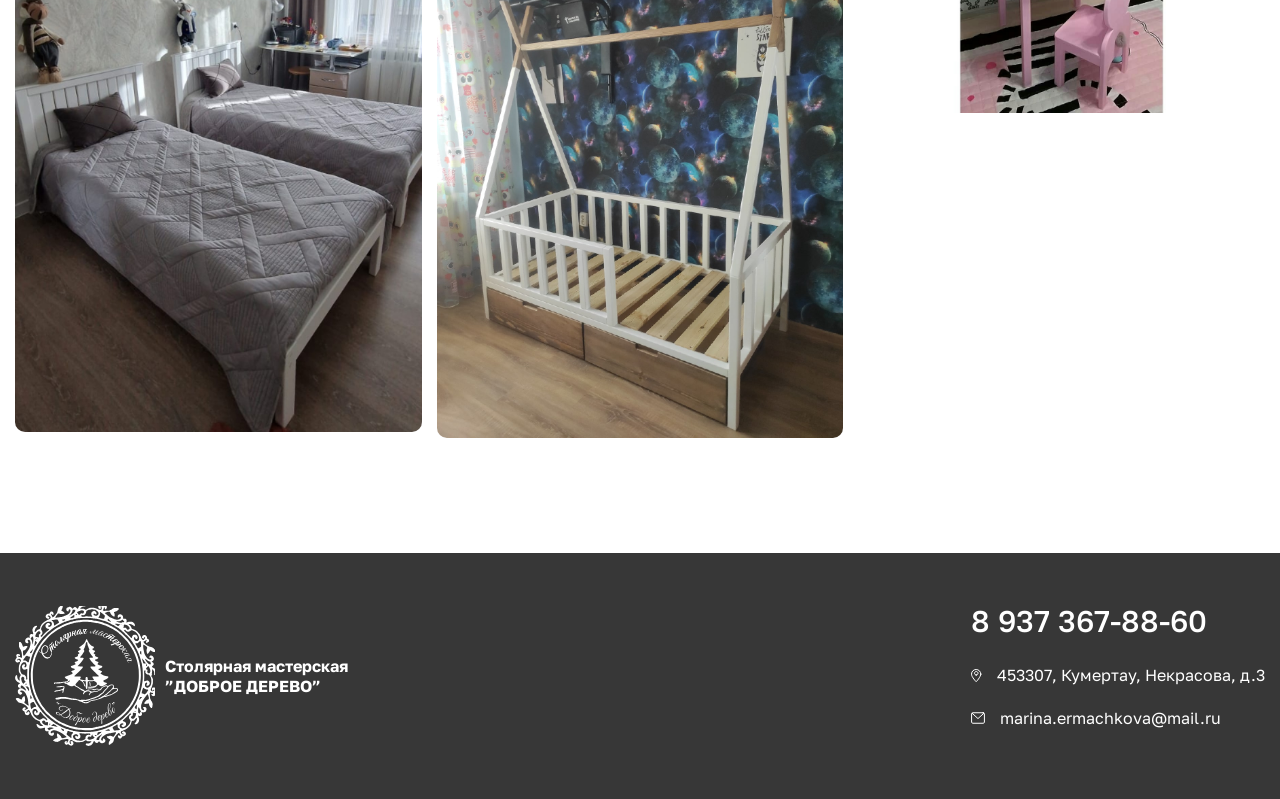
<file: children.html>
<!DOCTYPE html>
<html lang="ru">
<head>
    <!-- Google tag (gtag.js) -->
    <script async src="https://www.googletagmanager.com/gtag/js?id=G-JBPK78R34K"></script>
    <script>
    window.dataLayer = window.dataLayer || [];
    function gtag(){dataLayer.push(arguments);}
    gtag('js', new Date());

    gtag('config', 'G-JBPK78R34K');
    </script>

    <title>Столярная</title>
    <link rel="stylesheet" href="style.css">
    <meta charset="UTF-8">
    <meta name="viewport" content="width=device-width, initial-scale=1.0">

    <link rel="icon" type="image/png" href="/favicon/favicon-96x96.png" sizes="96x96" />
    <link rel="icon" type="image/svg+xml" href="/favicon/favicon.svg" />
    <link rel="shortcut icon" href="/favicon/favicon.ico" />
    <link rel="apple-touch-icon" sizes="180x180" href="/favicon/apple-touch-icon.png" />
    <meta name="apple-mobile-web-app-title" content="Столярная" />
    <link rel="manifest" href="/favicon/site.webmanifest" /> 

    <link rel="stylesheet" href="lightbox/lightbox.css">

</head> 

<body>
    <div class="header2">
            <div class="content"> 
                <div class="header-block">
                        <div class="header-left">
                            <a class="header-logo" href="/index.html">
                                <img class="header-logo__logoImg" src="img\icons\Logo white.svg" alt="Логотип" width="77" height="77">
                                <p class="header-logo__logoText"> Столярная мастерская <br>”ДОБРОЕ ДЕРЕВО”</p>
                            </a>
                            <nav class="header-nav">
                                <ul class="header__list">
                                    <li class="header__lists"> 
                                        <a class="header__anchorCatalog" href="/index.html#catalog">
                                            <img src="img\icons\catalog.svg" alt="Иконка каталога">
                                            <span>Каталог</span>
                                        </a>
                                    </li>
                                    <li class="header__lists"> <a class="header__link" href="/index.html#aboutUs">О нас</a></li>
                                    <li class="header__lists"> <a class="header__link" href="/index.html#whyUs">Наши принципы</a></li>
                                    <!-- <li class="header__lists"> <a class="header__link" href="#">Видео</a></li> -->
                                </ul>
                            </nav>
                        </div>
                        <div class="header-right">
                            <a target="_blank" href="https://wa.me/89373678860" class="header__bt">
                                <img width="24" height="24" src="img\icons\whatsapp.svg" alt="Иконка whatsapp">
                            </a>
                            <a target="_blank" href="https://vk.com/stolyrka_kumertau" class="header__bt">
                                <img width="24" height="17" src="img/icons/vk.svg" alt="Иконка vk">
                            </a>
                            
                        </div>
                </div>
            </div>
        </div>
        <div class="photo">
            <div class="content"> 
                <div class="photo-block">
                    <h2>Детская мебель</h2>
                    <div class="masonry">
                            <a href="img/children/1.jpg" data-lightbox="images" data-title=" ">
                                <img src="img/children/1.jpg" alt="">
                            </a>
                            
                            <a href="img/children/2.jpg" data-lightbox="images" data-title=" ">
                                <img src="img/children/2.jpg" alt="">
                            </a>

                            <a href="img/children/3.jpg" data-lightbox="images" data-title=" ">
                                <img src="img/children/3.jpg" alt="">
                            </a>

                            <a href="img/children/4.jpg" data-lightbox="images" data-title=" ">
                                <img src="img/children/4.jpg" alt="">
                            </a>

                            <a href="img/children/5.jpg" data-lightbox="images" data-title=" ">
                                <img src="img/children/5.jpg" alt="">
                            </a>

                            <a href="img/children/6.jpg" data-lightbox="images" data-title=" ">
                                <img src="img/children/6.jpg" alt="">
                            </a>

                            <a href="img/children/7.jpg" data-lightbox="images" data-title=" ">
                                <img src="img/children/7.jpg" alt="">
                            </a>

                            <a href="img/children/8.jpg" data-lightbox="images" data-title=" ">
                                <img src="img/children/8.jpg" alt="">
                            </a>

                            <a href="img/children/9.jpg" data-lightbox="images" data-title=" ">
                                <img src="img/children/9.jpg" alt="">
                            </a>

                            <a href="img/children/10.jpg" data-lightbox="images" data-title=" ">
                                <img src="img/children/10.jpg" alt="">
                            </a>

                            <a href="img/children/11.jpg" data-lightbox="images" data-title=" ">
                                <img src="img/children/11.jpg" alt="">
                            </a>

                            <a href="img/children/12.jpg" data-lightbox="images" data-title=" ">
                                <img src="img/children/12.jpg" alt="">
                            </a>

                            <a href="img/children/13.jpg" data-lightbox="images" data-title=" ">
                                <img src="img/children/13.jpg" alt="">
                            </a>
                            
                            <a href="img/children/14.jpg" data-lightbox="images" data-title=" ">
                                <img src="img/children/14.jpg" alt="">
                            </a>

                            <a href="img/children/15.jpg" data-lightbox="images" data-title=" ">
                                <img src="img/children/15.jpg" alt="">
                            </a>

                            <a href="img/children/16.jpg" data-lightbox="images" data-title=" ">
                                <img src="img/children/16.jpg" alt="">
                            </a>

                            <a href="img/children/17.jpg" data-lightbox="images" data-title=" ">
                                <img src="img/children/17.jpg" alt="">
                            </a>

                            <a href="img/children/18.jpg" data-lightbox="images" data-title=" ">
                                <img src="img/children/18.jpg" alt="">
                            </a>

                            <a href="img/children/19.jpg" data-lightbox="images" data-title=" ">
                                <img src="img/children/19.jpg" alt="">
                            </a>

                            <a href="img/children/20.jpg" data-lightbox="images" data-title=" ">
                                <img src="img/children/20.jpg" alt="">
                            </a>

                            <a href="img/children/21.jpg" data-lightbox="images" data-title=" ">
                                <img src="img/children/21.jpg" alt="">
                            </a>

                            <a href="img/children/22.jpg" data-lightbox="images" data-title=" ">
                                <img src="img/children/22.jpg" alt="">
                            </a>

                            <a href="img/children/23.jpg" data-lightbox="images" data-title=" ">
                                <img src="img/children/23.jpg" alt="">
                            </a>

                            <a href="img/children/24.jpg" data-lightbox="images" data-title=" ">
                                <img src="img/children/24.jpg" alt="">
                            </a>

                            <a href="img/children/25.jpg" data-lightbox="images" data-title=" ">
                                <img src="img/children/25.jpg" alt="">
                            </a>
                            
                            <a href="img/children/26.jpg" data-lightbox="images" data-title=" ">
                                <img src="img/children/26.jpg" alt="">
                            </a>

                            <a href="img/children/27.jpg" data-lightbox="images" data-title=" ">
                                <img src="img/children/27.jpg" alt="">
                            </a>

                            <a href="img/children/28.jpg" data-lightbox="images" data-title=" ">
                                <img src="img/children/28.jpg" alt="">
                            </a>

                            <a href="img/children/29.jpg" data-lightbox="images" data-title=" ">
                                <img src="img/children/29.jpg" alt="">
                            </a>

                            <a href="img/children/30.jpg" data-lightbox="images" data-title=" ">
                                <img src="img/children/30.jpg" alt="">
                            </a>

                            <a href="img/children/31.jpg" data-lightbox="images" data-title=" ">
                                <img src="img/children/31.jpg" alt="">
                            </a>

                            <a href="img/children/32.jpg" data-lightbox="images" data-title=" ">
                                <img src="img/children/32.jpg" alt="">
                            </a>

                            <a href="img/children/33.jpg" data-lightbox="images" data-title=" ">
                                <img src="img/children/33.jpg" alt="">
                            </a>

                            <a href="img/children/34.jpg" data-lightbox="images" data-title=" ">
                                <img src="img/children/34.jpg" alt="">
                            </a>

                            <a href="img/children/35.jpg" data-lightbox="images" data-title=" ">
                                <img src="img/children/35.jpg" alt="">
                            </a>

                            <a href="img/children/36.jpg" data-lightbox="images" data-title=" ">
                                <img src="img/children/36.jpg" alt="">
                            </a>
                    </div>
                </div>
            </div>
        </div>
        <footer>
        <div class="content">
            <div class="footer-blok">
                <a class="footer-logo" href="#">
                    <img class="footer-logo__logoImg" src="img\icons\Logo white.svg" alt="Логотип" width="77" height="77">
                    <p class="footer-logo__logoText"> Столярная мастерская <br>”ДОБРОЕ ДЕРЕВО”</p>
                </a>
                <div class="footer-info">
                    <a class="footer-number" href="tel:79373678860"> 8 937 367-88-60</a>
                    <div class="footer-list">
                        <div class="footer-li"> 
                            <span> <img src="img\icons\footer_pin.svg"></span> 453307, Кумертау, Некрасова, д.3</div >
                        <div class="footer-li"> 
                            <span> <img src="img\icons\footer_mail.svg"></span> marina.ermachkova@mail.ru</a>
                    </ul>
                </div>
            </div>
        </div>
    </footer>

    <script src="lightbox/lightbox-plus-jquery.js"></script>


</body>
</file>
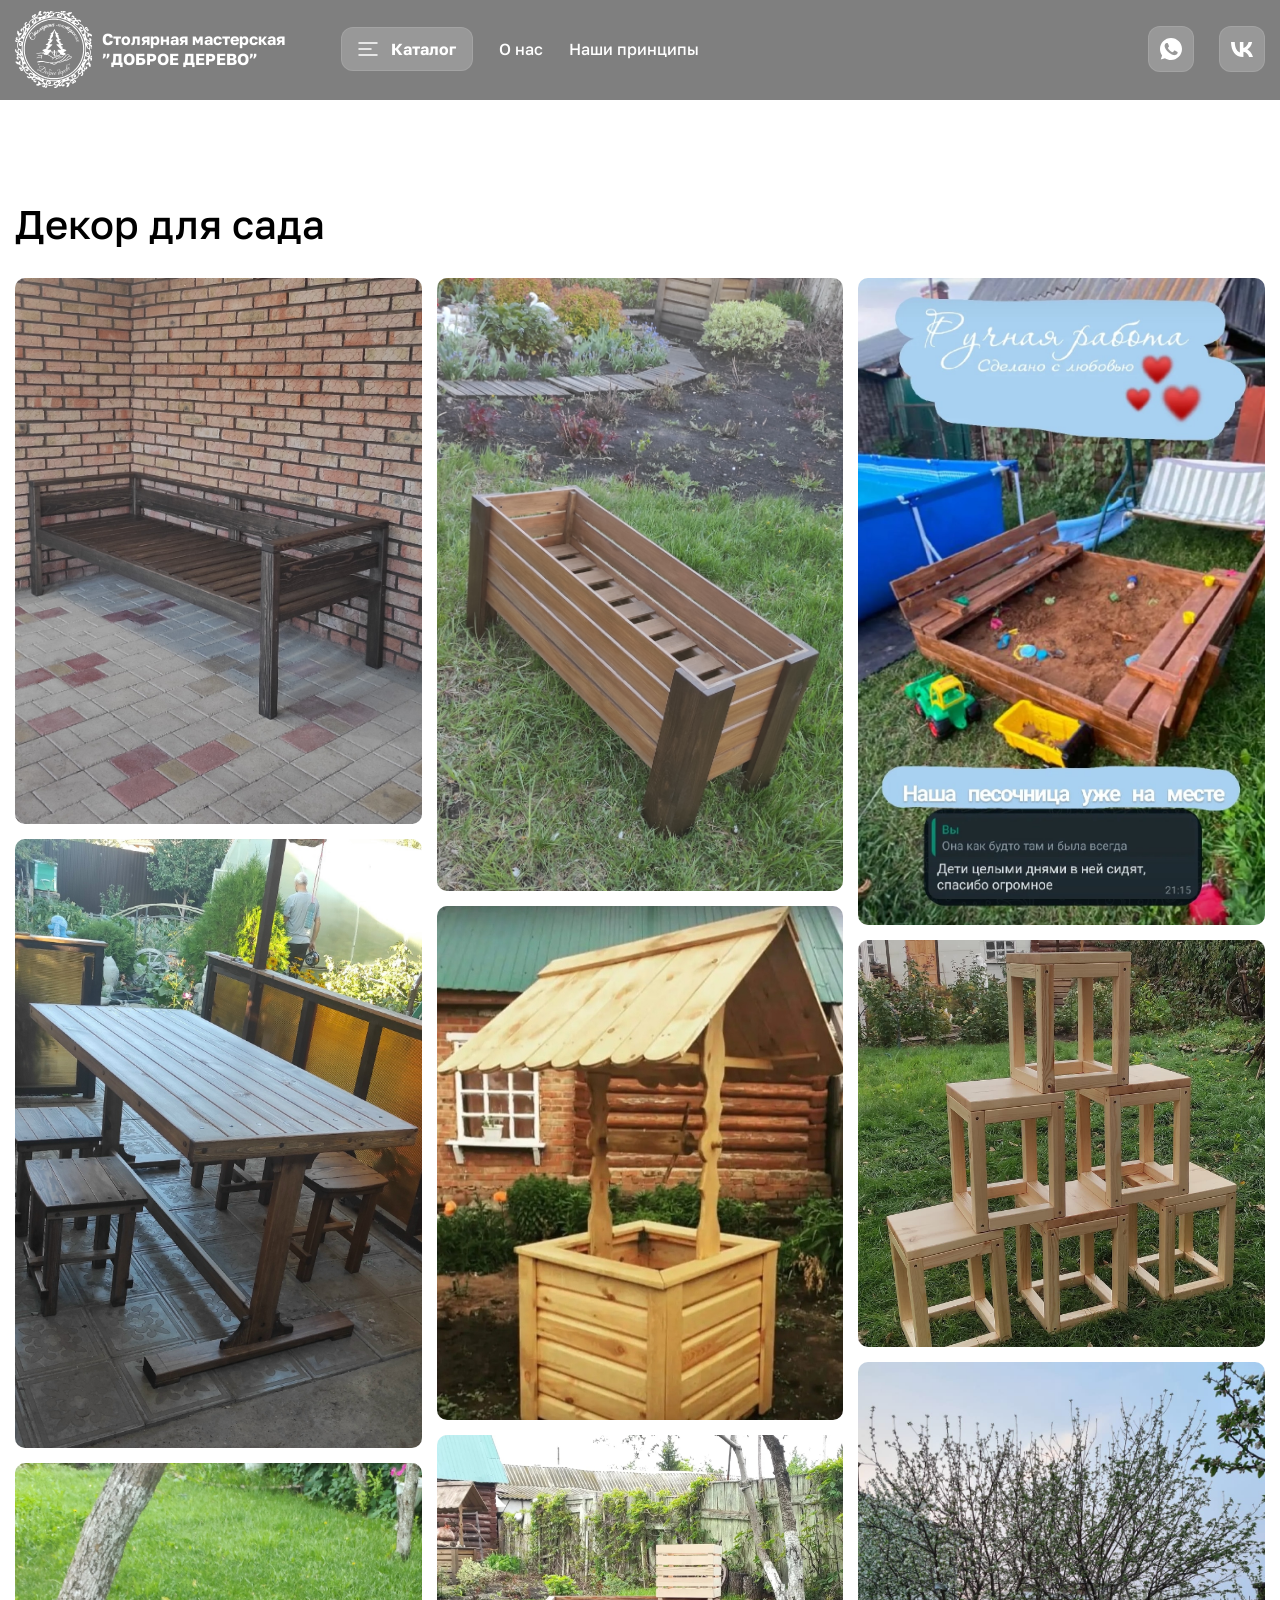
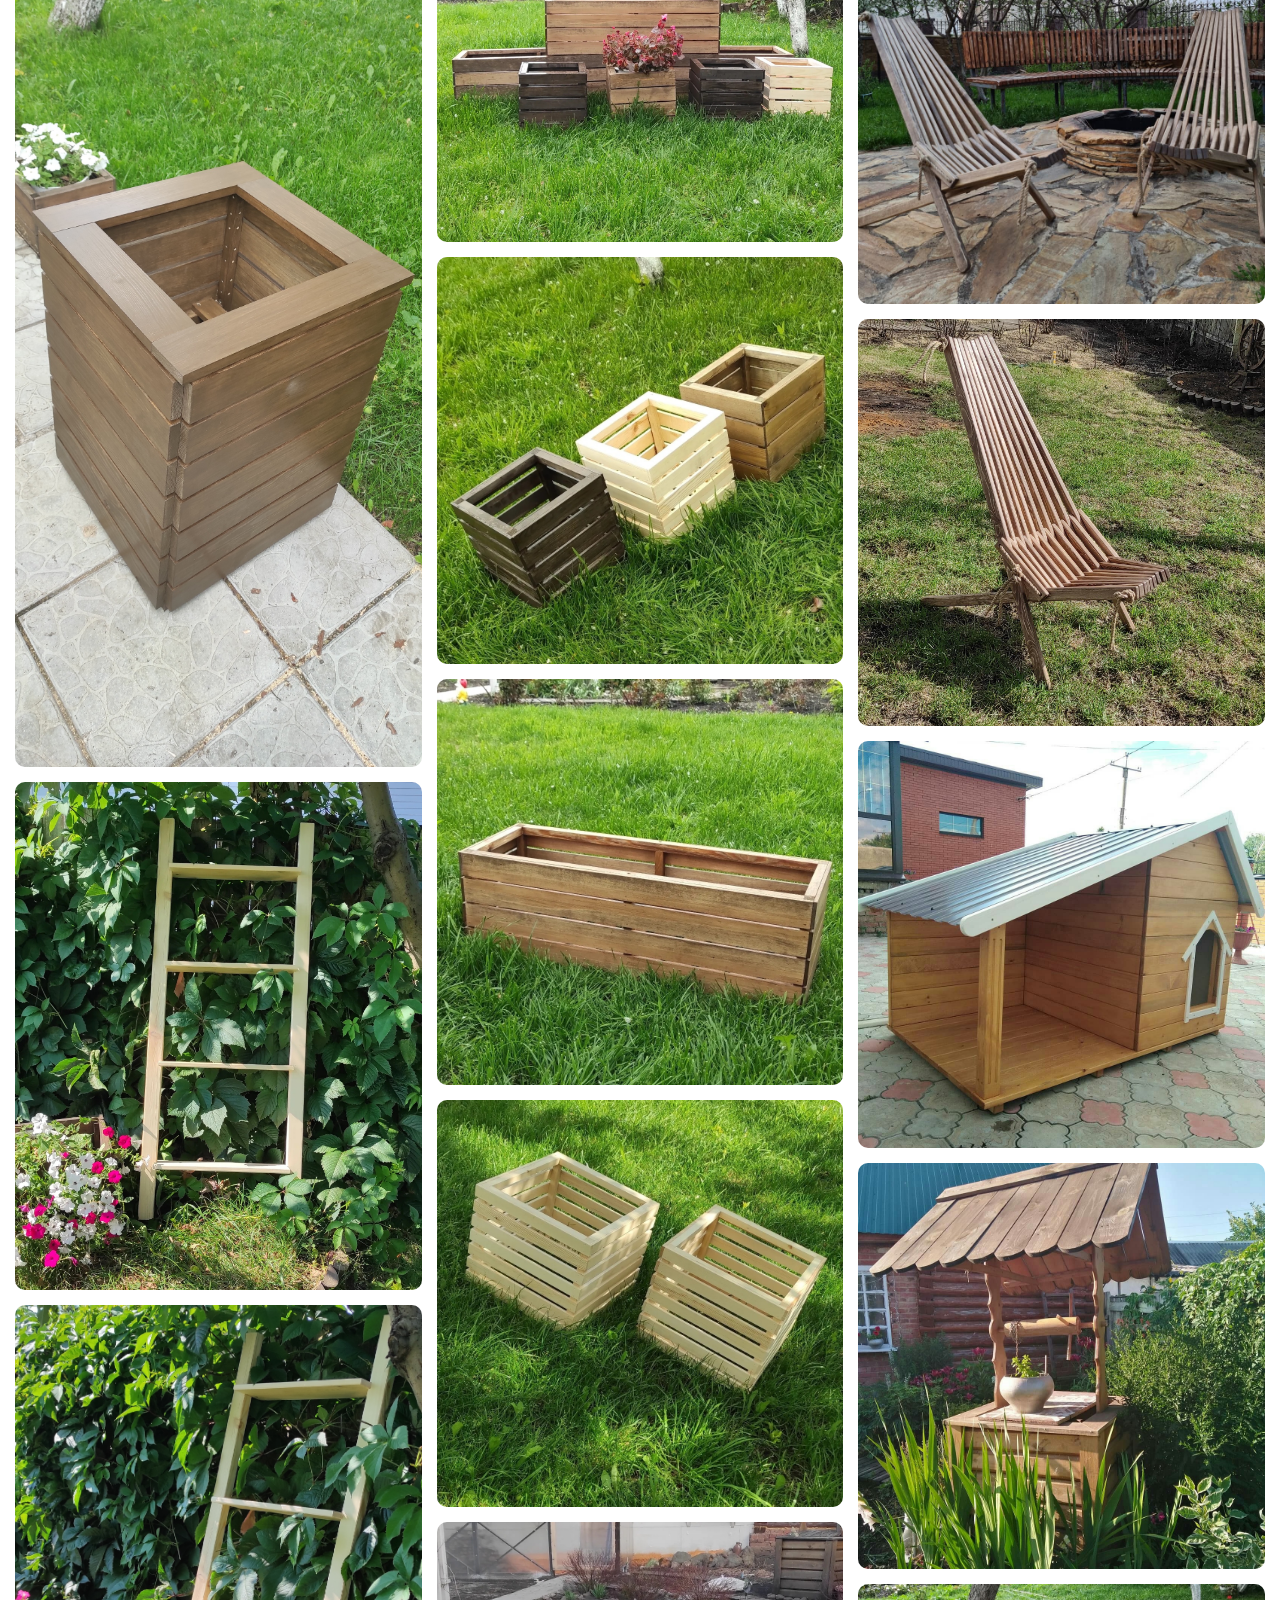
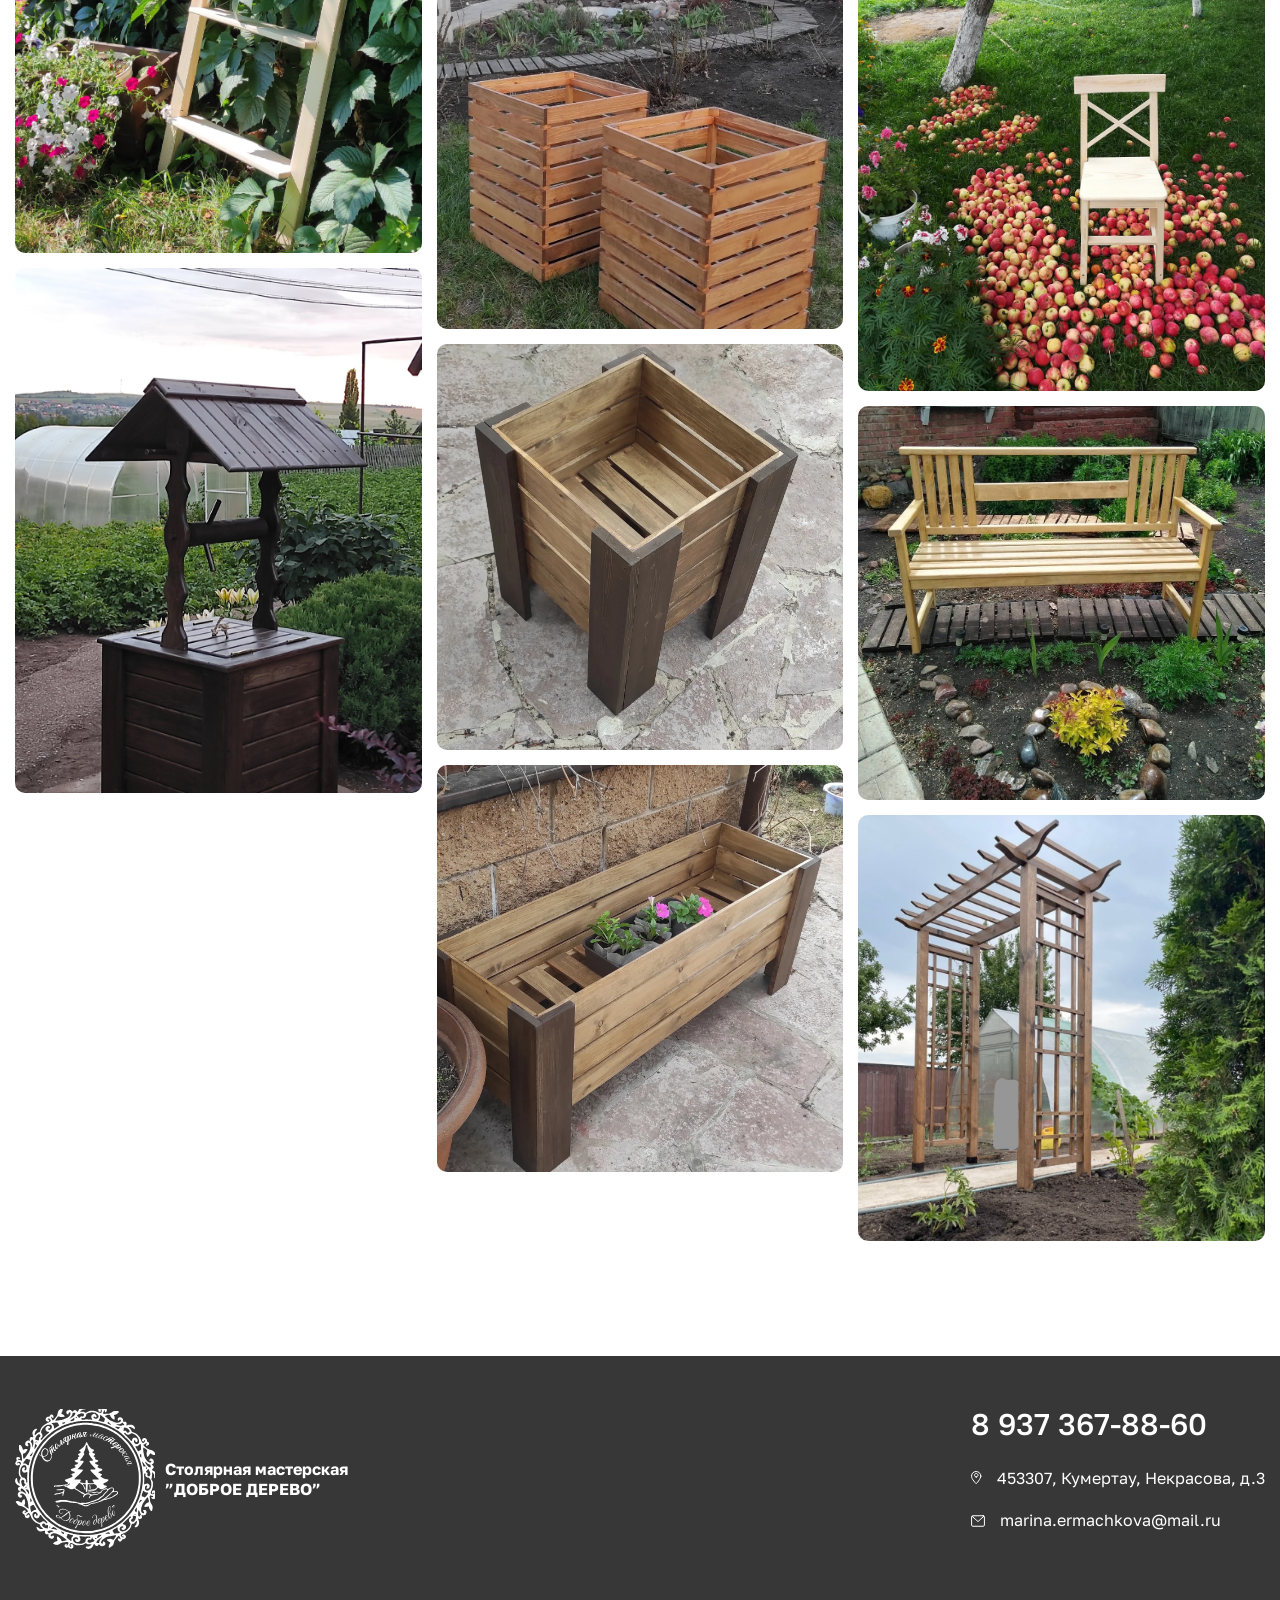
<file: forGarden.html>
<!DOCTYPE html>
<html lang="ru">
<head>
    <!-- Google tag (gtag.js) -->
    <script async src="https://www.googletagmanager.com/gtag/js?id=G-JBPK78R34K"></script>
    <script>
    window.dataLayer = window.dataLayer || [];
    function gtag(){dataLayer.push(arguments);}
    gtag('js', new Date());

    gtag('config', 'G-JBPK78R34K');
    </script>

    <title>Столярная</title>
    <link rel="stylesheet" href="style.css">
    <meta charset="UTF-8">
    <meta name="viewport" content="width=device-width, initial-scale=1.0">

    <link rel="icon" type="image/png" href="/favicon/favicon-96x96.png" sizes="96x96" />
    <link rel="icon" type="image/svg+xml" href="/favicon/favicon.svg" />
    <link rel="shortcut icon" href="/favicon/favicon.ico" />
    <link rel="apple-touch-icon" sizes="180x180" href="/favicon/apple-touch-icon.png" />
    <meta name="apple-mobile-web-app-title" content="Столярная" />
    <link rel="manifest" href="/favicon/site.webmanifest" /> 

    <link rel="stylesheet" href="lightbox/lightbox.css">

</head> 

<body>
    <div class="header2">
            <div class="content"> 
                <div class="header-block">
                        <div class="header-left">
                            <a class="header-logo" href="/index.html">
                                <img class="header-logo__logoImg" src="img\icons\Logo white.svg" alt="Логотип" width="77" height="77">
                                <p class="header-logo__logoText"> Столярная мастерская <br>”ДОБРОЕ ДЕРЕВО”</p>
                            </a>
                            <nav class="header-nav">
                                <ul class="header__list">
                                    <li class="header__lists"> 
                                        <a class="header__anchorCatalog" href="/index.html#catalog">
                                            <img src="img\icons\catalog.svg" alt="Иконка каталога">
                                            <span>Каталог</span>
                                        </a>
                                    </li>
                                    <li class="header__lists"> <a class="header__link" href="/index.html#aboutUs">О нас</a></li>
                                    <li class="header__lists"> <a class="header__link" href="/index.html#whyUs">Наши принципы</a></li>
                                    <!-- <li class="header__lists"> <a class="header__link" href="#">Видео</a></li> -->
                                </ul>
                            </nav>
                        </div>
                        <div class="header-right">
                            <a target="_blank" href="https://wa.me/89373678860" class="header__bt">
                                <img width="24" height="24" src="img\icons\whatsapp.svg" alt="Иконка whatsapp">
                            </a>
                            <a target="_blank" href="https://vk.com/stolyrka_kumertau" class="header__bt">
                                <img width="24" height="17" src="img/icons/vk.svg" alt="Иконка vk">
                            </a>
                            
                        </div>
                </div>
            </div>
        </div>
        <div class="photo">
            <div class="content"> 
                <div class="photo-block">
                    <h2>Декор для сада</h2>
                    <div class="masonry">
                            <a href="img/forGarden/1.jpg" data-lightbox="images" data-title=" ">
                                <img src="img/forGarden/1.jpg" alt="">
                            </a>
                            
                            <a href="img/forGarden/2.jpg" data-lightbox="images" data-title=" ">
                                <img src="img/forGarden/2.jpg" alt="">
                            </a>

                            <a href="img/forGarden/3.jpg" data-lightbox="images" data-title=" ">
                                <img src="img/forGarden/3.jpg" alt="">
                            </a>

                            <a href="img/forGarden/4.jpg" data-lightbox="images" data-title=" ">
                                <img src="img/forGarden/4.jpg" alt="">
                            </a>

                            <a href="img/forGarden/5.jpg" data-lightbox="images" data-title=" ">
                                <img src="img/forGarden/5.jpg" alt="">
                            </a>

                            <a href="img/forGarden/6.jpg" data-lightbox="images" data-title=" ">
                                <img src="img/forGarden/6.jpg" alt="">
                            </a>

                            <a href="img/forGarden/7.jpg" data-lightbox="images" data-title=" ">
                                <img src="img/forGarden/7.jpg" alt="">
                            </a>

                            <a href="img/forGarden/8.jpg" data-lightbox="images" data-title=" ">
                                <img src="img/forGarden/8.jpg" alt="">
                            </a>

                            <a href="img/forGarden/9.jpg" data-lightbox="images" data-title=" ">
                                <img src="img/forGarden/9.jpg" alt="">
                            </a>

                            <a href="img/forGarden/10.jpg" data-lightbox="images" data-title=" ">
                                <img src="img/forGarden/10.jpg" alt="">
                            </a>

                            <a href="img/forGarden/11.jpg" data-lightbox="images" data-title=" ">
                                <img src="img/forGarden/11.jpg" alt="">
                            </a>

                            <a href="img/forGarden/12.jpg" data-lightbox="images" data-title=" ">
                                <img src="img/forGarden/12.jpg" alt="">
                            </a>

                            <a href="img/forGarden/13.jpg" data-lightbox="images" data-title=" ">
                                <img src="img/forGarden/13.jpg" alt="">
                            </a>
                            
                            <a href="img/forGarden/14.jpg" data-lightbox="images" data-title=" ">
                                <img src="img/forGarden/14.jpg" alt="">
                            </a>

                            <a href="img/forGarden/15.jpg" data-lightbox="images" data-title=" ">
                                <img src="img/forGarden/15.jpg" alt="">
                            </a>

                            <a href="img/forGarden/16.jpg" data-lightbox="images" data-title=" ">
                                <img src="img/forGarden/16.jpg" alt="">
                            </a>

                            <a href="img/forGarden/17.jpg" data-lightbox="images" data-title=" ">
                                <img src="img/forGarden/17.jpg" alt="">
                            </a>

                            <a href="img/forGarden/18.jpg" data-lightbox="images" data-title=" ">
                                <img src="img/forGarden/18.jpg" alt="">
                            </a>

                            <a href="img/forGarden/19.jpg" data-lightbox="images" data-title=" ">
                                <img src="img/forGarden/19.jpg" alt="">
                            </a>

                            <a href="img/forGarden/20.jpg" data-lightbox="images" data-title=" ">
                                <img src="img/forGarden/20.jpg" alt="">
                            </a>

                            <a href="img/forGarden/21.jpg" data-lightbox="images" data-title=" ">
                                <img src="img/forGarden/21.jpg" alt="">
                            </a>

                            <a href="img/forGarden/22.jpg" data-lightbox="images" data-title=" ">
                                <img src="img/forGarden/22.jpg" alt="">
                            </a>

                            <a href="img/forGarden/23.jpg" data-lightbox="images" data-title=" ">
                                <img src="img/forGarden/23.jpg" alt="">
                            </a>

                            <a href="img/forGarden/24.jpg" data-lightbox="images" data-title=" ">
                                <img src="img/forGarden/24.jpg" alt="">
                            </a>
                    </div>
                </div>
            </div>
        </div>
        <footer>
        <div class="content">
            <div class="footer-blok">
                <a class="footer-logo" href="#">
                    <img class="footer-logo__logoImg" src="img\icons\Logo white.svg" alt="Логотип" width="77" height="77">
                    <p class="footer-logo__logoText"> Столярная мастерская <br>”ДОБРОЕ ДЕРЕВО”</p>
                </a>
                <div class="footer-info">
                    <a class="footer-number" href="tel:79373678860"> 8 937 367-88-60</a>
                    <div class="footer-list">
                        <div class="footer-li"> 
                            <span> <img src="img\icons\footer_pin.svg"></span> 453307, Кумертау, Некрасова, д.3</div >
                        <div class="footer-li"> 
                            <span> <img src="img\icons\footer_mail.svg"></span> marina.ermachkova@mail.ru</a>
                    </ul>
                </div>
            </div>
        </div>
    </footer>

    <script src="lightbox/lightbox-plus-jquery.js"></script>


</body>
</file>
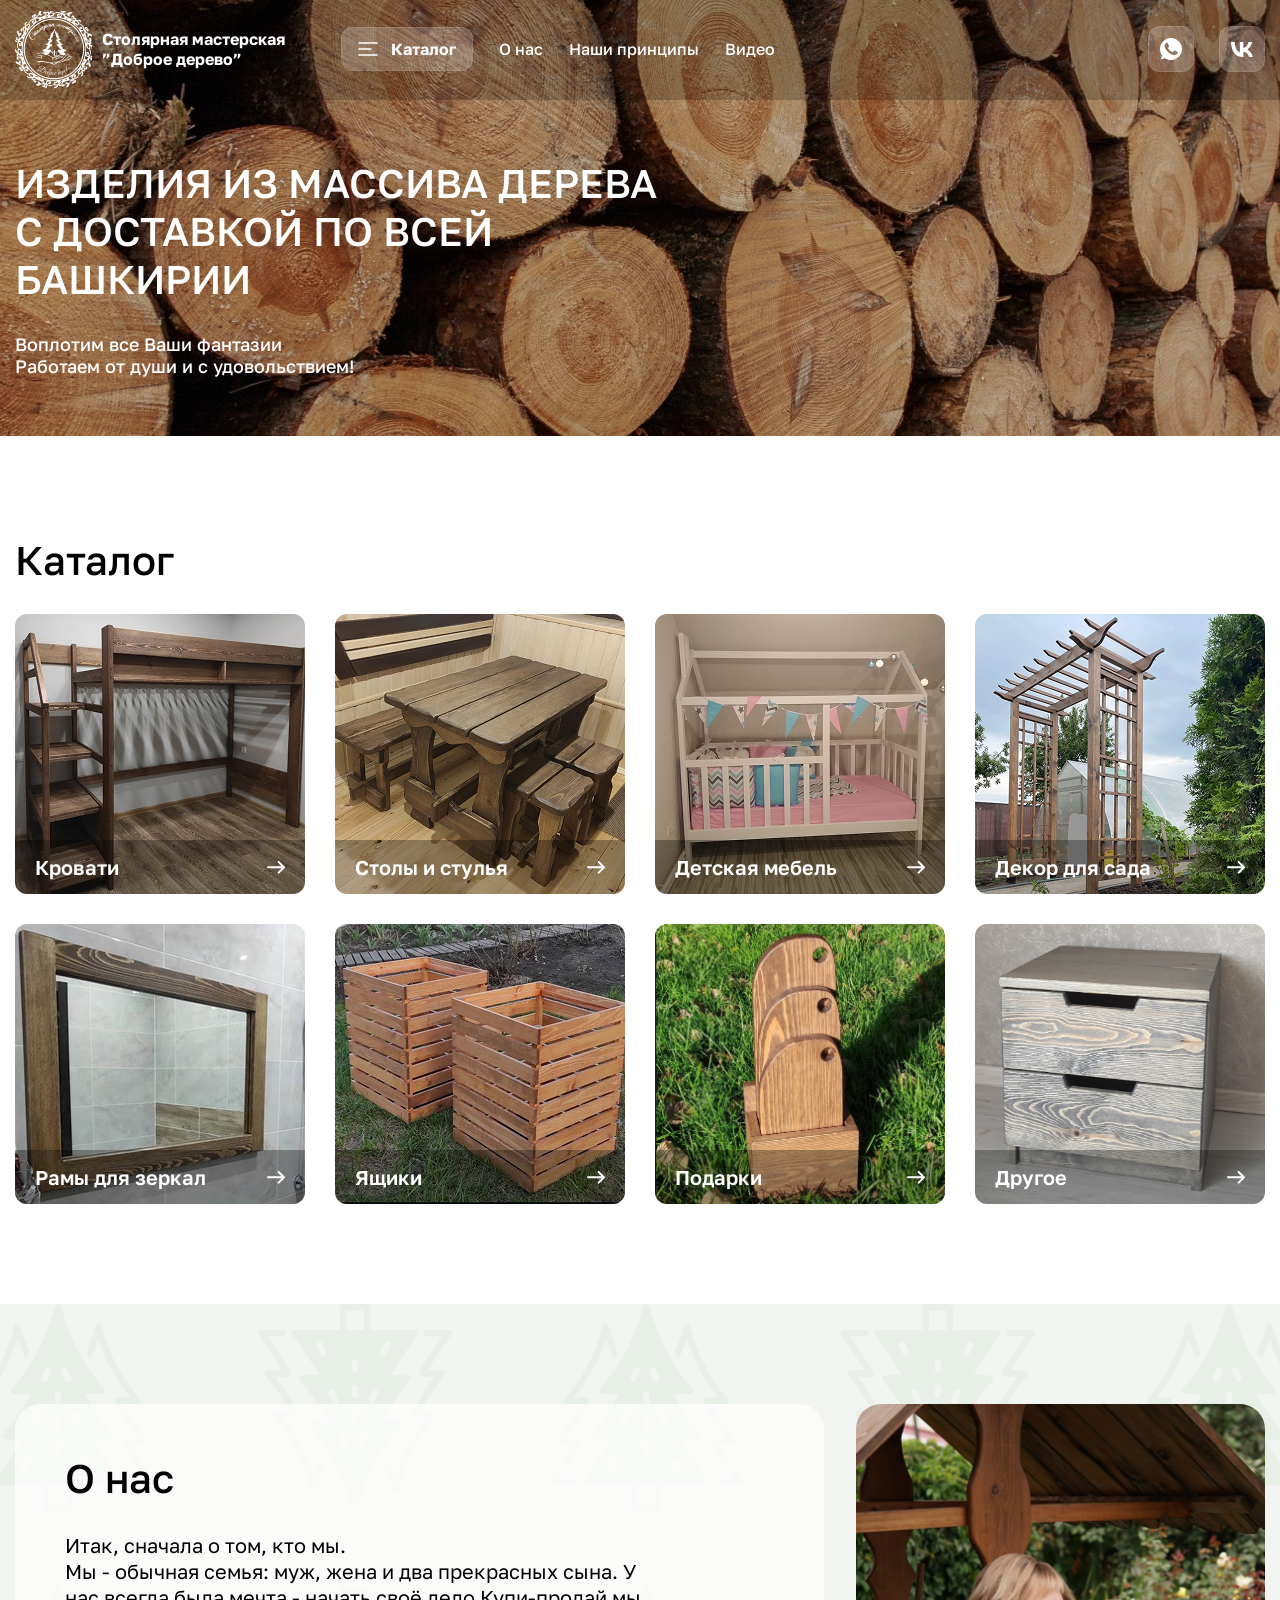
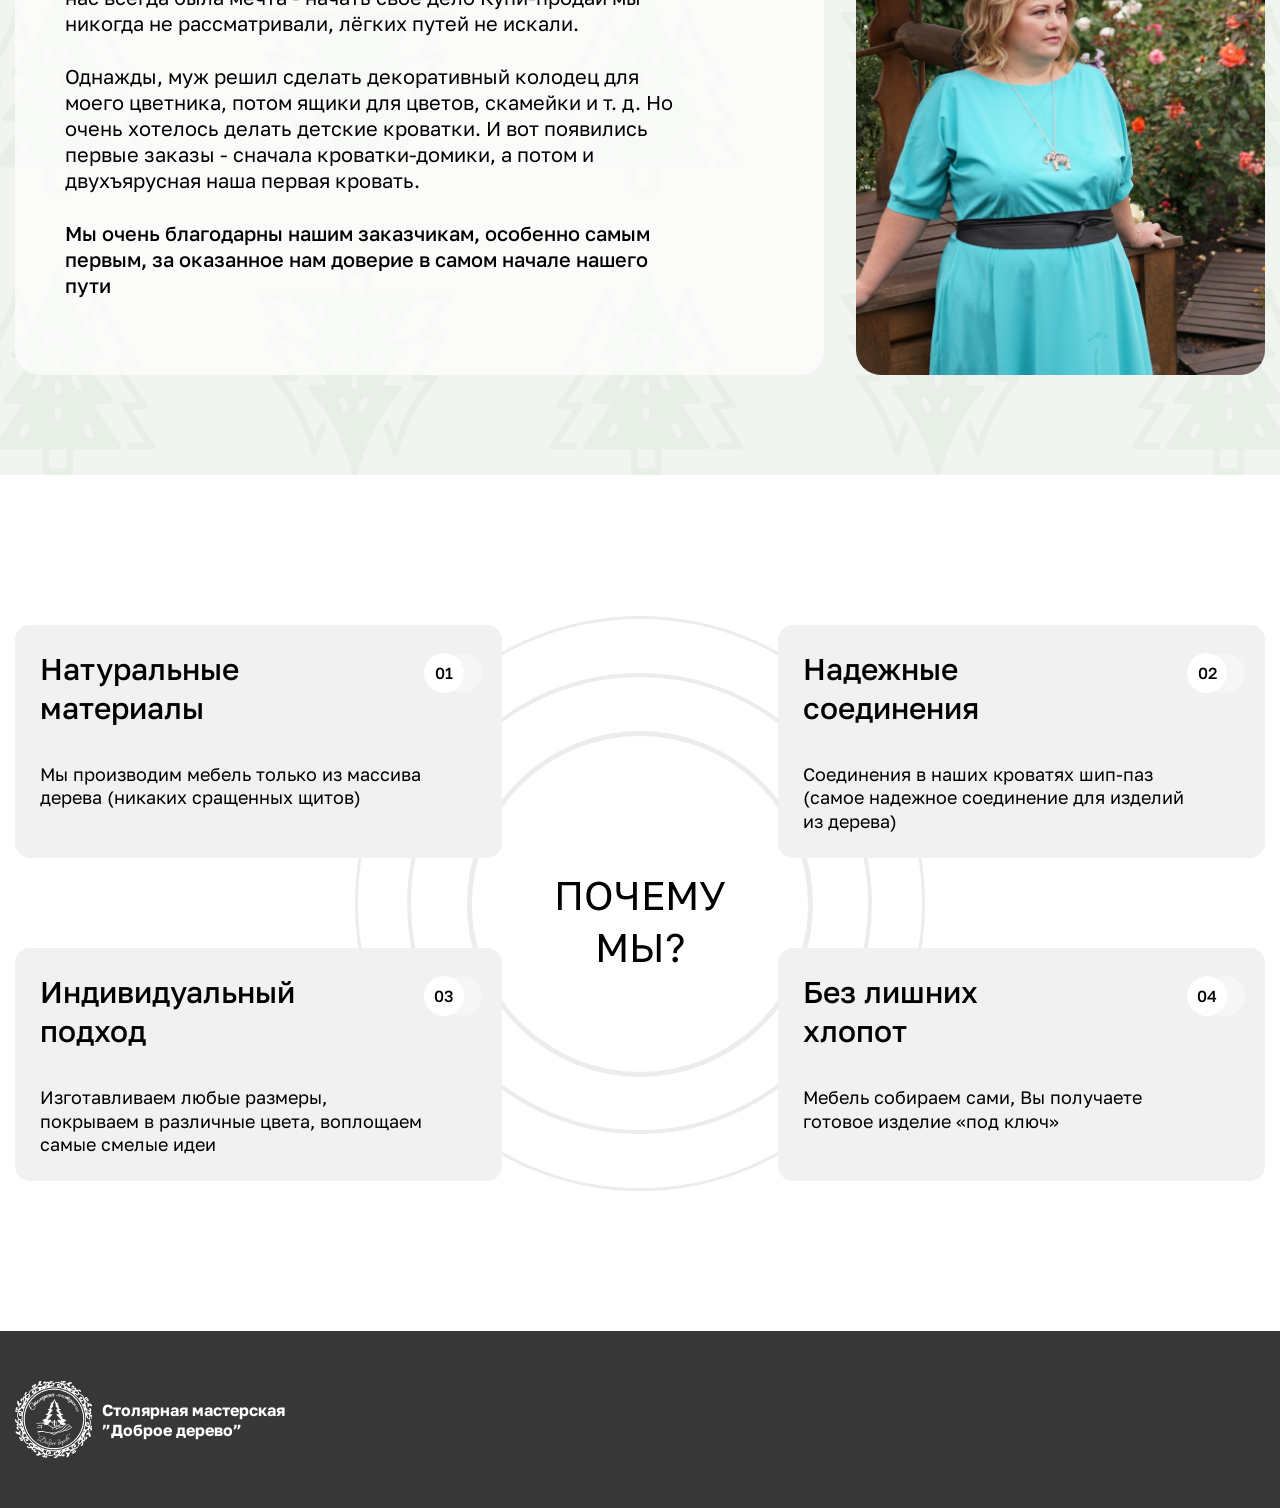
<file: home.html>
<!DOCTYPE html>
<html lang="ru">
<head>
    <title>Столярная</title>
    <link rel="stylesheet" href="style.css">
    <meta charset="UTF-8">
    <meta name="viewport" content="width=device-width, initial-scale=1.0">

    <link rel="icon" type="image/png" href="/favicon/favicon-96x96.png" sizes="96x96" />
    <link rel="icon" type="image/svg+xml" href="/favicon/favicon.svg" />
    <link rel="shortcut icon" href="/favicon/favicon.ico" />
    <link rel="apple-touch-icon" sizes="180x180" href="/favicon/apple-touch-icon.png" />
    <meta name="apple-mobile-web-app-title" content="Столярная" />
    <link rel="manifest" href="/favicon/site.webmanifest" />
    
</head>
<body>
    <div class="home">
        <div class="header">
            <div class="content"> 
                <div class="header-block">
                        <div class="header-left">
                            <a class="header-logo" href="#">
                                <img class="header-logo__logoImg" src="img\icons\Logo white.svg" alt="Логотип" width="77" height="77">
                                <p class="header-logo__logoText"> Столярная мастерская <br>”Доброе дерево”</p>
                            </a>
                            
                            <nav class="header-nav">
                                <ul class="header__list">
                                    <li class="header__lists"> 
                                        <a class="header__anchorCatalog" href="#catalog">
                                            <img src="img\icons\catalog.svg" alt="Иконка каталога">
                                            <span>Каталог</span>
                                        </a>
                                    </li>
                                    <li class="header__lists"> <a class="header__link" href="#aboutUs">О нас</a></li>
                                    <li class="header__lists"> <a class="header__link" href="#whyUs">Наши принципы</a></li>
                                    <li class="header__lists"> <a class="header__link" href="#">Видео</a></li>
                                </ul>
                            </nav>
                        </div>
                        <div class="header-right">
                            <a target="_blank" href="https://wa.me/89373678860" class="header__bt">
                                <img width="24" height="24" src="img\icons\whatsapp.svg" alt="Иконка whatsapp">
                            </a>
                            <a target="_blank" href="https://vk.com/stolyrka_kumertau" class="header__bt">
                                <img width="24" height="17" src="img/icons/vk.svg" alt="Иконка vk">
                            </a>
                            
                        </div>
                </div>
            </div>
        </div>

        <div class="content">
            <div class="home-info">
                <h1>ИЗДЕЛИЯ ИЗ&nbsp;МАССИВА ДЕРЕВА С&nbsp;ДОСТАВКОЙ ПО&nbsp;ВСЕЙ БАШКИРИИ</h1>
                <p class="subtitle">Воплотим все Ваши фантазии<br>Работаем от&nbsp;души и&nbsp;с&nbsp;удовольствием!</p>
            </div>
        </div>
    </div>
    <div class="main">
        <div id="catalog" class="catalog">
            <div class="content">
                <div class="catalog__block">
                    <h2>Каталог</h2>
                    <div class="catalog__links">
                        <a class= catalog__links-item href="#">
                            <img src="img/catalog/beds.png" alt="Кровати">
                            <div class="catalog__links-info">
                                <h3>Кровати</h3>
                                <span>
                                    <img width="16" height="11" src="img/icons/catalogItems.svg" alt="">
                                </span>
                            </div>
                        </a>
                        <a class= catalog__links-item href="#">
                            <img src="img/catalog/tablesAndChairs.png" alt="">
                            <div class="catalog__links-info">
                                <h3>Столы и стулья</h3>
                                <span>
                                    <img width="16" height="11" src="img/icons/catalogItems.svg" alt="">
                                </span>
                            </div>
                        </a>
                        <a class= catalog__links-item href="#">
                            <img src="img/catalog/childrenFurniture.png" alt="">
                            <div class="catalog__links-info">
                                <h3>Детская мебель</h3>
                                <span>
                                    <img width="16" height="11" src="img/icons/catalogItems.svg" alt="">
                                </span>
                            </div>
                        </a>
                        <a class= catalog__links-item href="#">
                            <img src="img/catalog/forTheGarden.png" alt="">
                            <div class="catalog__links-info">
                                <h3>Декор для сада</h3>
                                <span>
                                    <img width="16" height="11" src="img/icons/catalogItems.svg" alt="">
                                </span>
                            </div>
                        </a>
                        <a class= catalog__links-item href="#">
                            <img src="img/catalog/frames.png" alt="">
                            <div class="catalog__links-info">
                                <h3>Рамы для зеркал</h3>
                                <span>
                                    <img width="16" height="11" src="img/icons/catalogItems.svg" alt="">
                                </span>
                            </div>
                        </a>
                        <a class= catalog__links-item href="#">
                            <img src="img/catalog/boxes.png" alt="">
                            <div class="catalog__links-info">
                                <h3>Ящики</h3>
                                <span>
                                    <img width="16" height="11" src="img/icons/catalogItems.svg" alt="">
                                </span>
                            </div>
                        </a>
                        <a class= catalog__links-item href="#">
                            <img src="img/catalog/gifts.jpg" alt="">
                            <div class="catalog__links-info">
                                <h3>Подарки</h3>
                                <span>
                                    <img width="16" height="11" src="img/icons/catalogItems.svg" alt="">
                                </span>
                            </div>
                        </a>
                        <a class= catalog__links-item href="#">
                            <img src="img/catalog/other.jpg" alt="">
                            <div class="catalog__links-info">
                                <h3>Другое</h3>
                                <span>
                                    <img width="16" height="11" src="img/icons/catalogItems.svg" alt="">
                                </span>
                            </div>
                        </a>
                    </div>
                </div>
            </div>
        </div>
        <div  id="aboutUs" class="aboutUs">
            <div class="content">
                <div class="aboutUs__block">
                    <div class="aboutUs__left">
                        <h2>О нас</h2>
                        <p>
                            Итак, сначала о том, кто мы.<br>
                            Мы - обычная семья:
                            муж, жена и два прекрасных сына. У нас всегда была мечта - начать своё дело Купи-продай мы никогда не рассматривали, лёгких путей не искали.
                        </p>
                        <p>
                            Однажды, муж решил сделать декоративный колодец для моего цветника, потом ящики для
                            цветов, скамейки и т. д.
                            Но очень хотелось делать детские кроватки. И вот появились первые заказы
                            - сначала кроватки-домики, а потом и двухъярусная наша первая кровать.
                        </p> 
                        <p>
                            <strong>Мы очень благодарны нашим заказчикам, особенно самым первым, за оказанное нам доверие в самом начале нашего пути</strong>   
                        </p>

                    </div>
                    <div class="aboutUs__right">
                        <img src="img/about2.jpg"  alt="О нас">
                    </div>
                </div>
            </div>
        </div>
        <div id="whyUs" class="whyUs">
            <div class="content">
                <div class="whyUs__ask">Почему <br>мы?</div>
                <div class="whyUs__blok">
                    <div class="whyUs__item">
                        <div class="whyUs__item-numberMain">01</div>
                        <div class="whyUs__item-numberSub"></div>
                        <div class="whyUs__item-text">
                            <h3 class="whyUS__item-title">Натуральные<br>материалы</h3>
                            <p class="whyUs__item-subtitle">Мы производим мебель только из массива дерева (никаких сращенных щитов)</p>
                        </div>
                    </div>
                    <div class="whyUs__item">
                        <div class="whyUs__item-numberMain">02</div>
                        <div class="whyUs__item-numberSub"></div>
                        <div class="whyUs__item-text">
                            <h3 class="whyUS__item-title">Надежные<br>соединения</h3>
                            <p class="whyUs__item-subtitle">Соединения в наших кроватях шип-паз (самое надежное соединение для изделий из дерева)</p>
                        </div>
                    </div>
                    <div class="whyUs__item">
                        <div class="whyUs__item-numberMain">03</div>
                        <div class="whyUs__item-numberSub"></div>
                        <div class="whyUs__item-text">
                            <h3 class="whyUS__item-title">Индивидуальный<br>подход</h3>
                            <p class="whyUs__item-subtitle">Изготавливаем любые размеры, покрываем в различные цвета, воплощаем самые смелые идеи</p>
                        </div>

                    </div>
                    <div class="whyUs__item">
                        <div class="whyUs__item-numberMain">04</div>
                        <div class="whyUs__item-numberSub"></div>
                        <div class="whyUs__item-text">
                            <h3 class="whyUS__item-title">Без лишних<br>хлопот</h3>
                            <p class="whyUs__item-subtitle">Мебель собираем сами, Вы получаете готовое изделие «под ключ»</p>
                        </div>
                    </div>
                </div>
            </div>
        </div>
    </div>
    <footer>
        <div class="content">
             <a class="header-logo" href="#">
                <img class="header-logo__logoImg" src="img\icons\Logo white.svg" alt="Логотип" width="77" height="77">
                 <p class="header-logo__logoText"> Столярная мастерская <br>”Доброе дерево”</p>
            </a>
        </div>
    </footer>

</body>
</html>
</file>
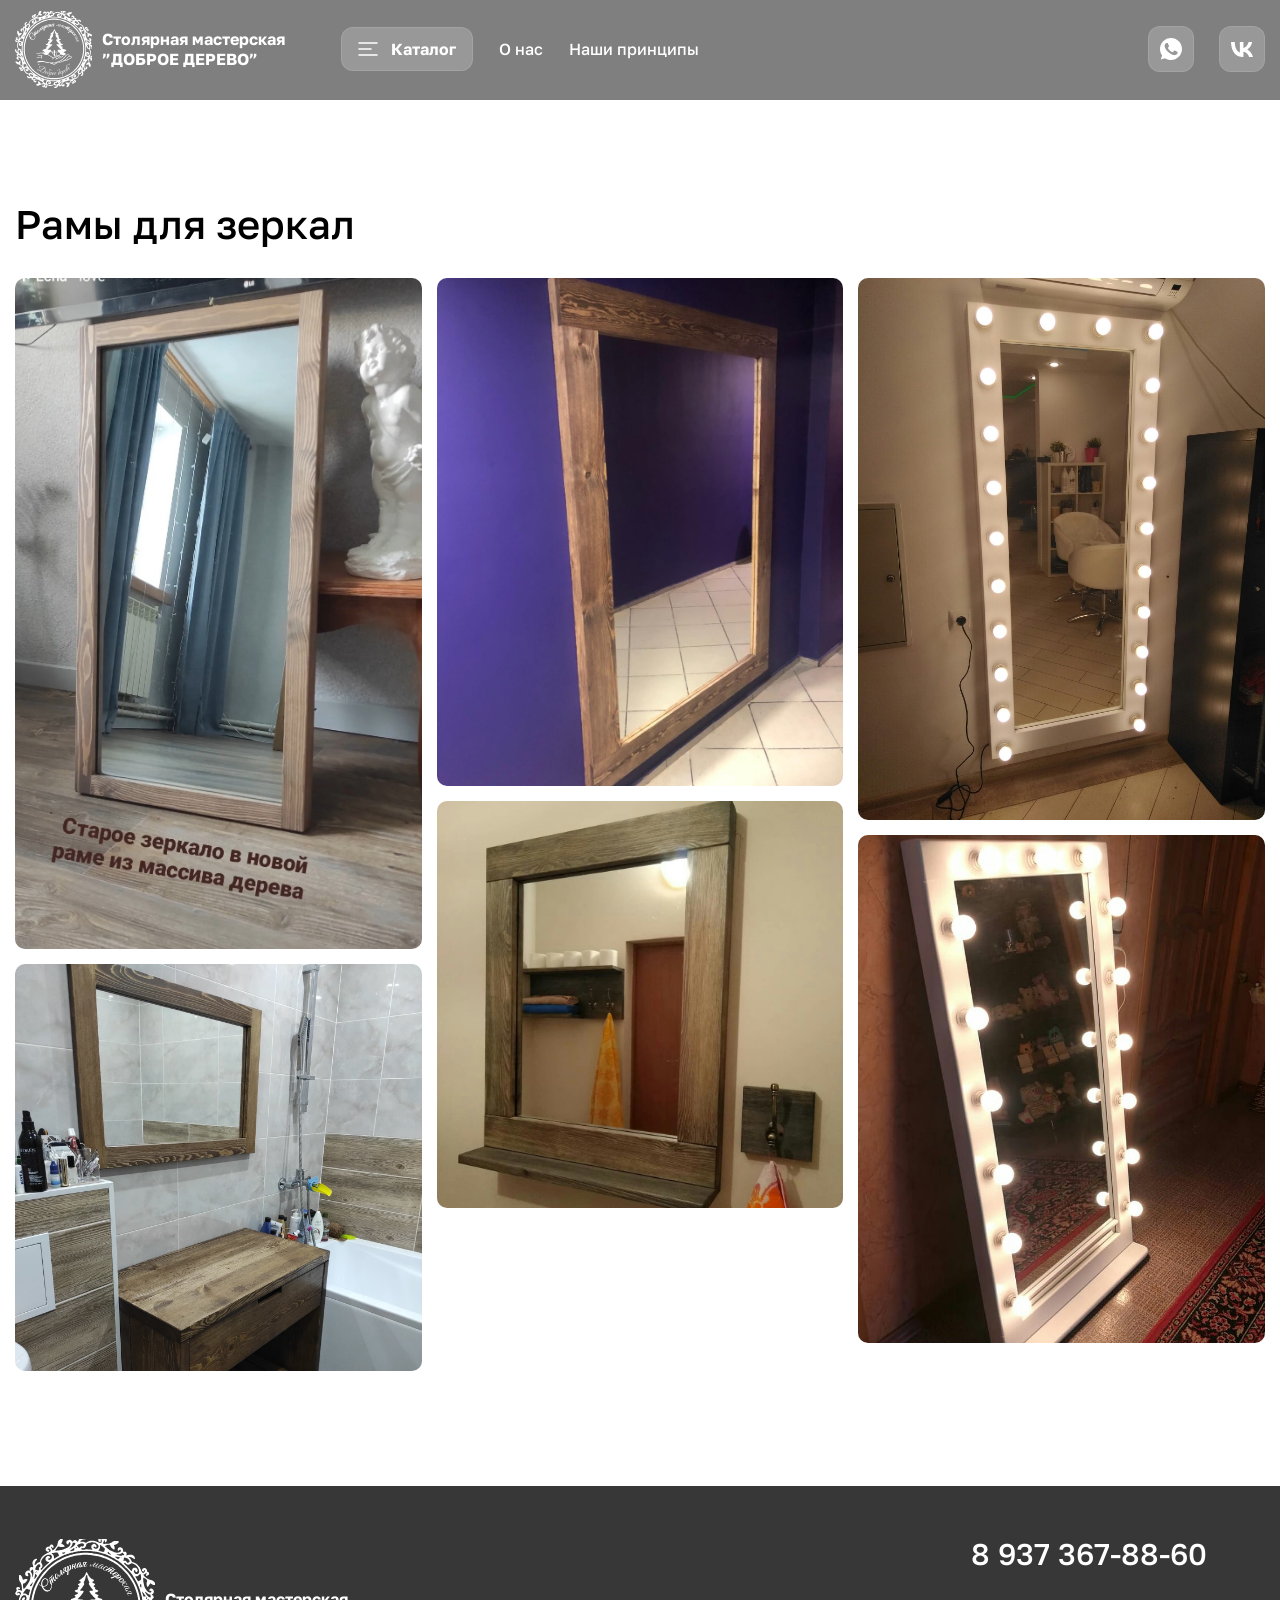
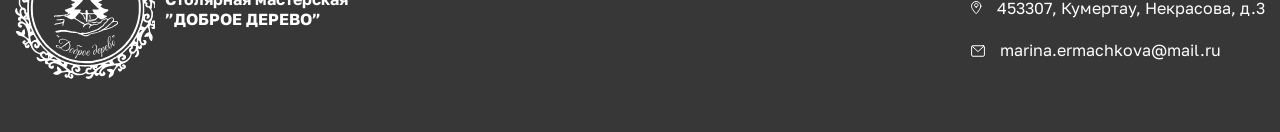
<file: mirror.html>
<!DOCTYPE html>
<html lang="ru">
<head>
    <!-- Google tag (gtag.js) -->
    <script async src="https://www.googletagmanager.com/gtag/js?id=G-JBPK78R34K"></script>
    <script>
    window.dataLayer = window.dataLayer || [];
    function gtag(){dataLayer.push(arguments);}
    gtag('js', new Date());

    gtag('config', 'G-JBPK78R34K');
    </script>

    <title>Столярная</title>
    <link rel="stylesheet" href="style.css">
    <meta charset="UTF-8">
    <meta name="viewport" content="width=device-width, initial-scale=1.0">

    <link rel="icon" type="image/png" href="/favicon/favicon-96x96.png" sizes="96x96" />
    <link rel="icon" type="image/svg+xml" href="/favicon/favicon.svg" />
    <link rel="shortcut icon" href="/favicon/favicon.ico" />
    <link rel="apple-touch-icon" sizes="180x180" href="/favicon/apple-touch-icon.png" />
    <meta name="apple-mobile-web-app-title" content="Столярная" />
    <link rel="manifest" href="/favicon/site.webmanifest" /> 

    <link rel="stylesheet" href="lightbox/lightbox.css">

</head> 

<body>
    <div class="header2">
            <div class="content"> 
                <div class="header-block">
                        <div class="header-left">
                            <a class="header-logo" href="/index.html">
                                <img class="header-logo__logoImg" src="img\icons\Logo white.svg" alt="Логотип" width="77" height="77">
                                <p class="header-logo__logoText"> Столярная мастерская <br>”ДОБРОЕ ДЕРЕВО”</p>
                            </a>
                            <nav class="header-nav">
                                <ul class="header__list">
                                    <li class="header__lists"> 
                                        <a class="header__anchorCatalog" href="/index.html#catalog">
                                            <img src="img\icons\catalog.svg" alt="Иконка каталога">
                                            <span>Каталог</span>
                                        </a>
                                    </li>
                                    <li class="header__lists"> <a class="header__link" href="/index.html#aboutUs">О нас</a></li>
                                    <li class="header__lists"> <a class="header__link" href="/index.html#whyUs">Наши принципы</a></li>
                                    <!-- <li class="header__lists"> <a class="header__link" href="#">Видео</a></li> -->
                                </ul>
                            </nav>
                        </div>
                        <div class="header-right">
                            <a target="_blank" href="https://wa.me/89373678860" class="header__bt">
                                <img width="24" height="24" src="img\icons\whatsapp.svg" alt="Иконка whatsapp">
                            </a>
                            <a target="_blank" href="https://vk.com/stolyrka_kumertau" class="header__bt">
                                <img width="24" height="17" src="img/icons/vk.svg" alt="Иконка vk">
                            </a>
                            
                        </div>
                </div>
            </div>
        </div>
        <div class="photo">
            <div class="content"> 
                <div class="photo-block">
                    <h2>Рамы для зеркал</h2>
                    <div class="masonry">
                            <a href="img/mirror/1.jpg" data-lightbox="images" data-title=" ">
                                <img src="img/mirror/1.jpg" alt="">
                            </a>
                            
                            <a href="img/mirror/2.jpg" data-lightbox="images" data-title=" ">
                                <img src="img/mirror/2.jpg" alt="">
                            </a>

                            <a href="img/mirror/3.jpg" data-lightbox="images" data-title=" ">
                                <img src="img/mirror/3.jpg" alt="">
                            </a>

                            <a href="img/mirror/4.jpg" data-lightbox="images" data-title=" ">
                                <img src="img/mirror/4.jpg" alt="">
                            </a>

                            <a href="img/mirror/5.jpg" data-lightbox="images" data-title=" ">
                                <img src="img/mirror/5.jpg" alt="">
                            </a>

                            <a href="img/mirror/6.jpg" data-lightbox="images" data-title=" ">
                                <img src="img/mirror/6.jpg" alt="">
                            </a>

                    </div>
                </div>
            </div>
        </div>
        <footer>
        <div class="content">
            <div class="footer-blok">
                <a class="footer-logo" href="#">
                    <img class="footer-logo__logoImg" src="img\icons\Logo white.svg" alt="Логотип" width="77" height="77">
                    <p class="footer-logo__logoText"> Столярная мастерская <br>”ДОБРОЕ ДЕРЕВО”</p>
                </a>
                <div class="footer-info">
                    <a class="footer-number" href="tel:79373678860"> 8 937 367-88-60</a>
                    <div class="footer-list">
                        <div class="footer-li"> 
                            <span> <img src="img\icons\footer_pin.svg"></span> 453307, Кумертау, Некрасова, д.3</div >
                        <div class="footer-li"> 
                            <span> <img src="img\icons\footer_mail.svg"></span> marina.ermachkova@mail.ru</a>
                    </ul>
                </div>
            </div>
        </div>
    </footer>

    <script src="lightbox/lightbox-plus-jquery.js"></script>


</body>
</file>
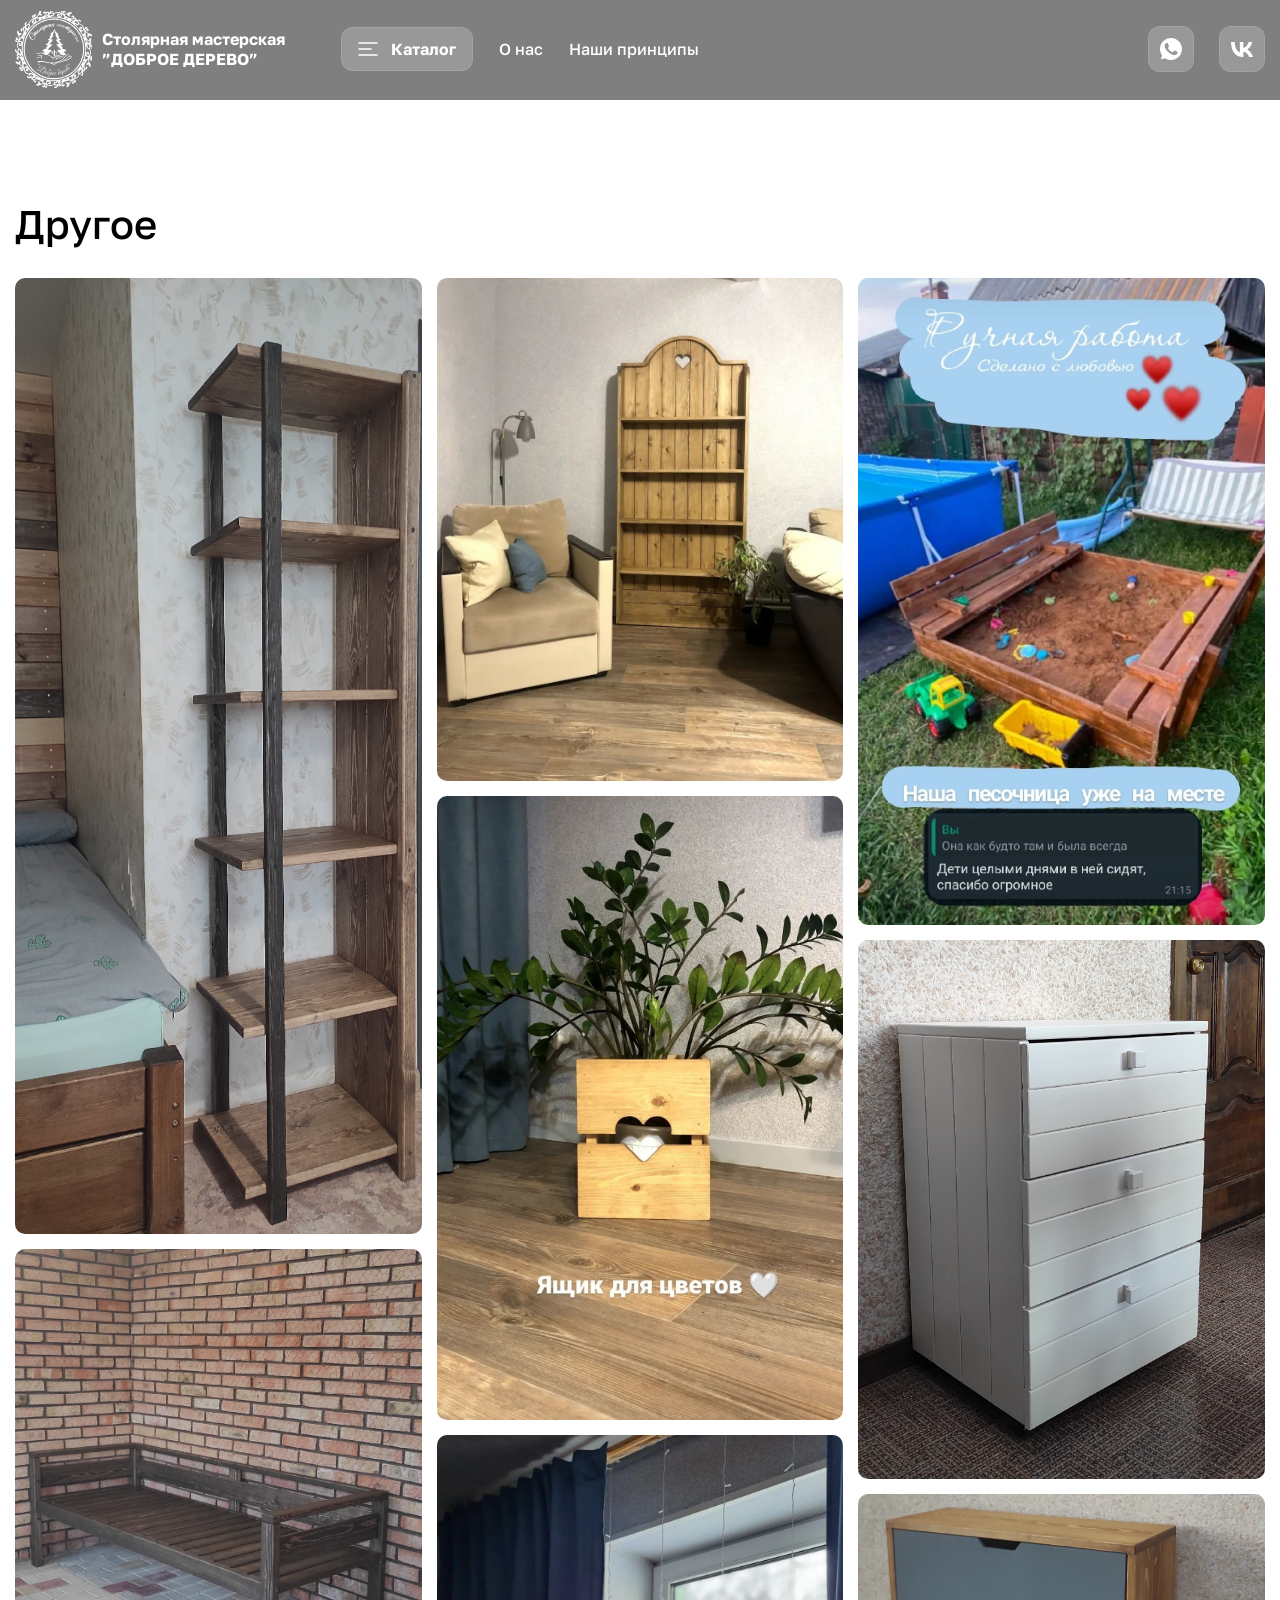
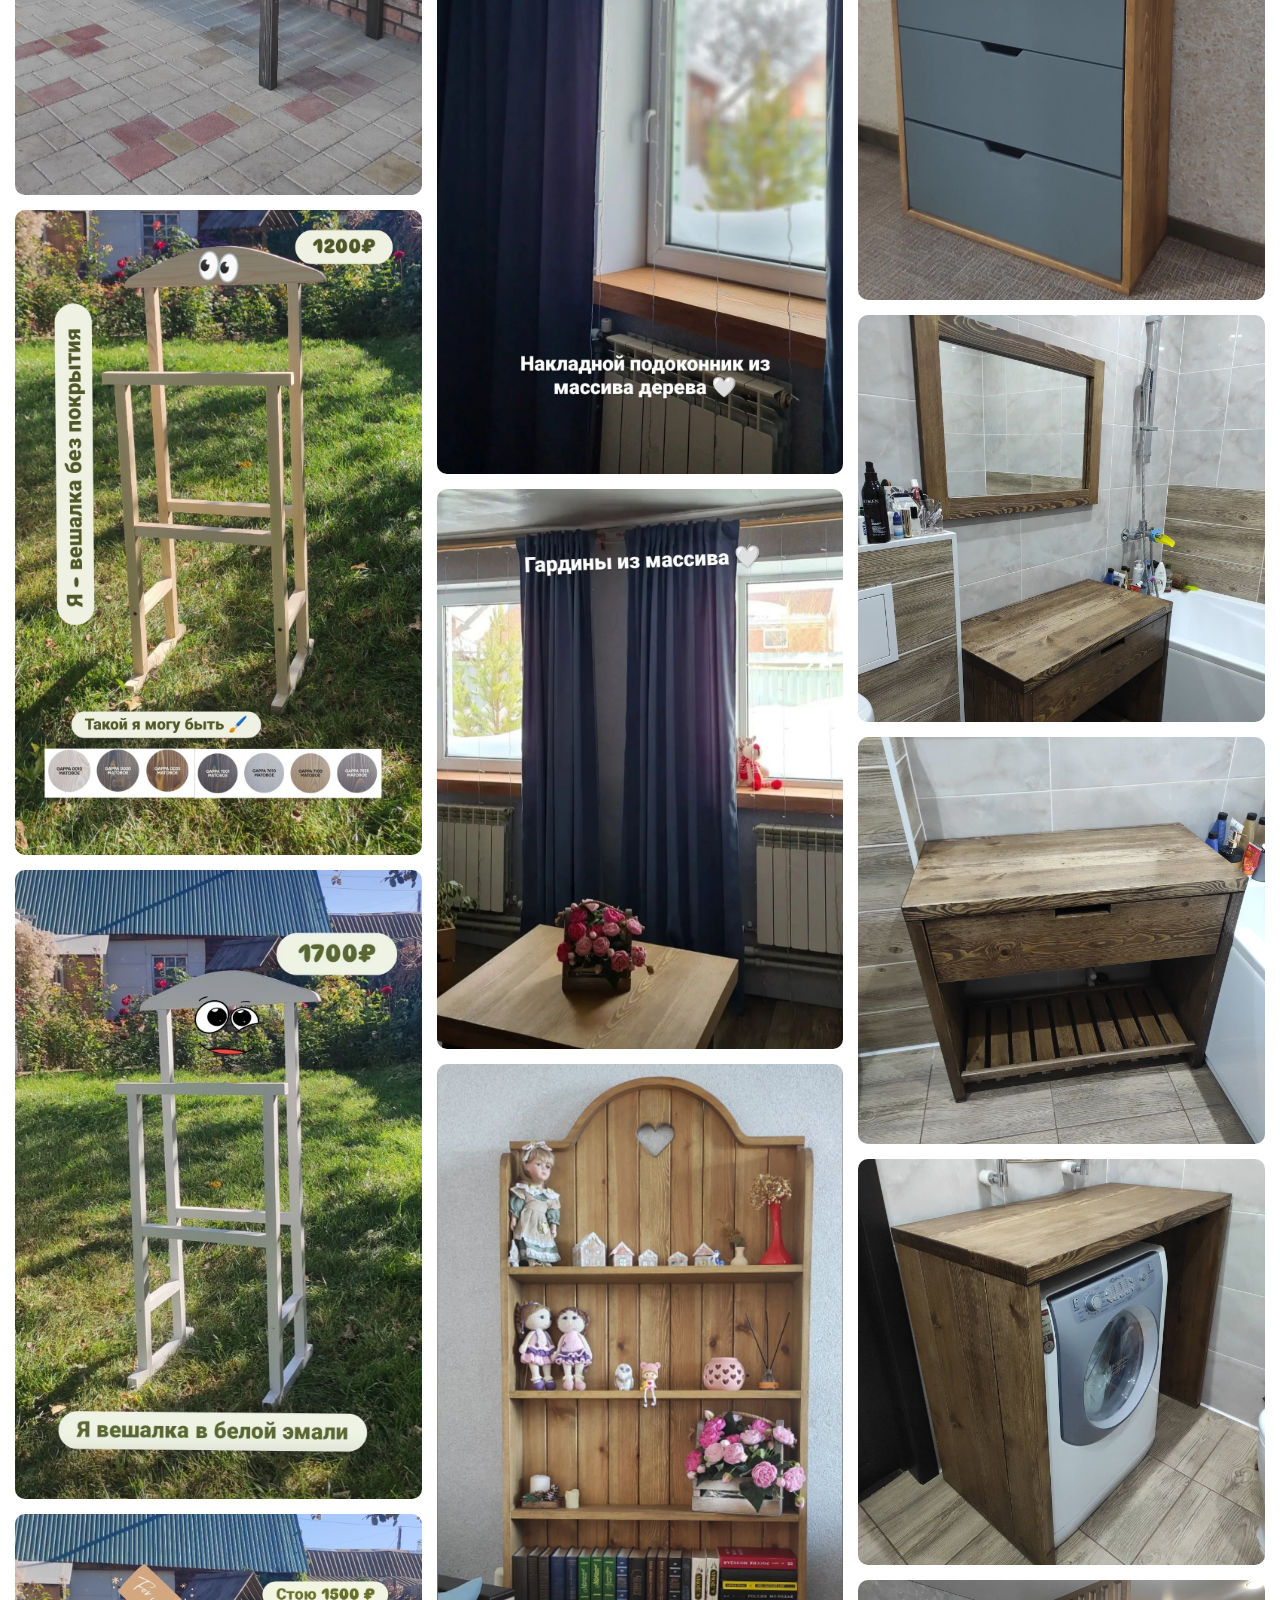
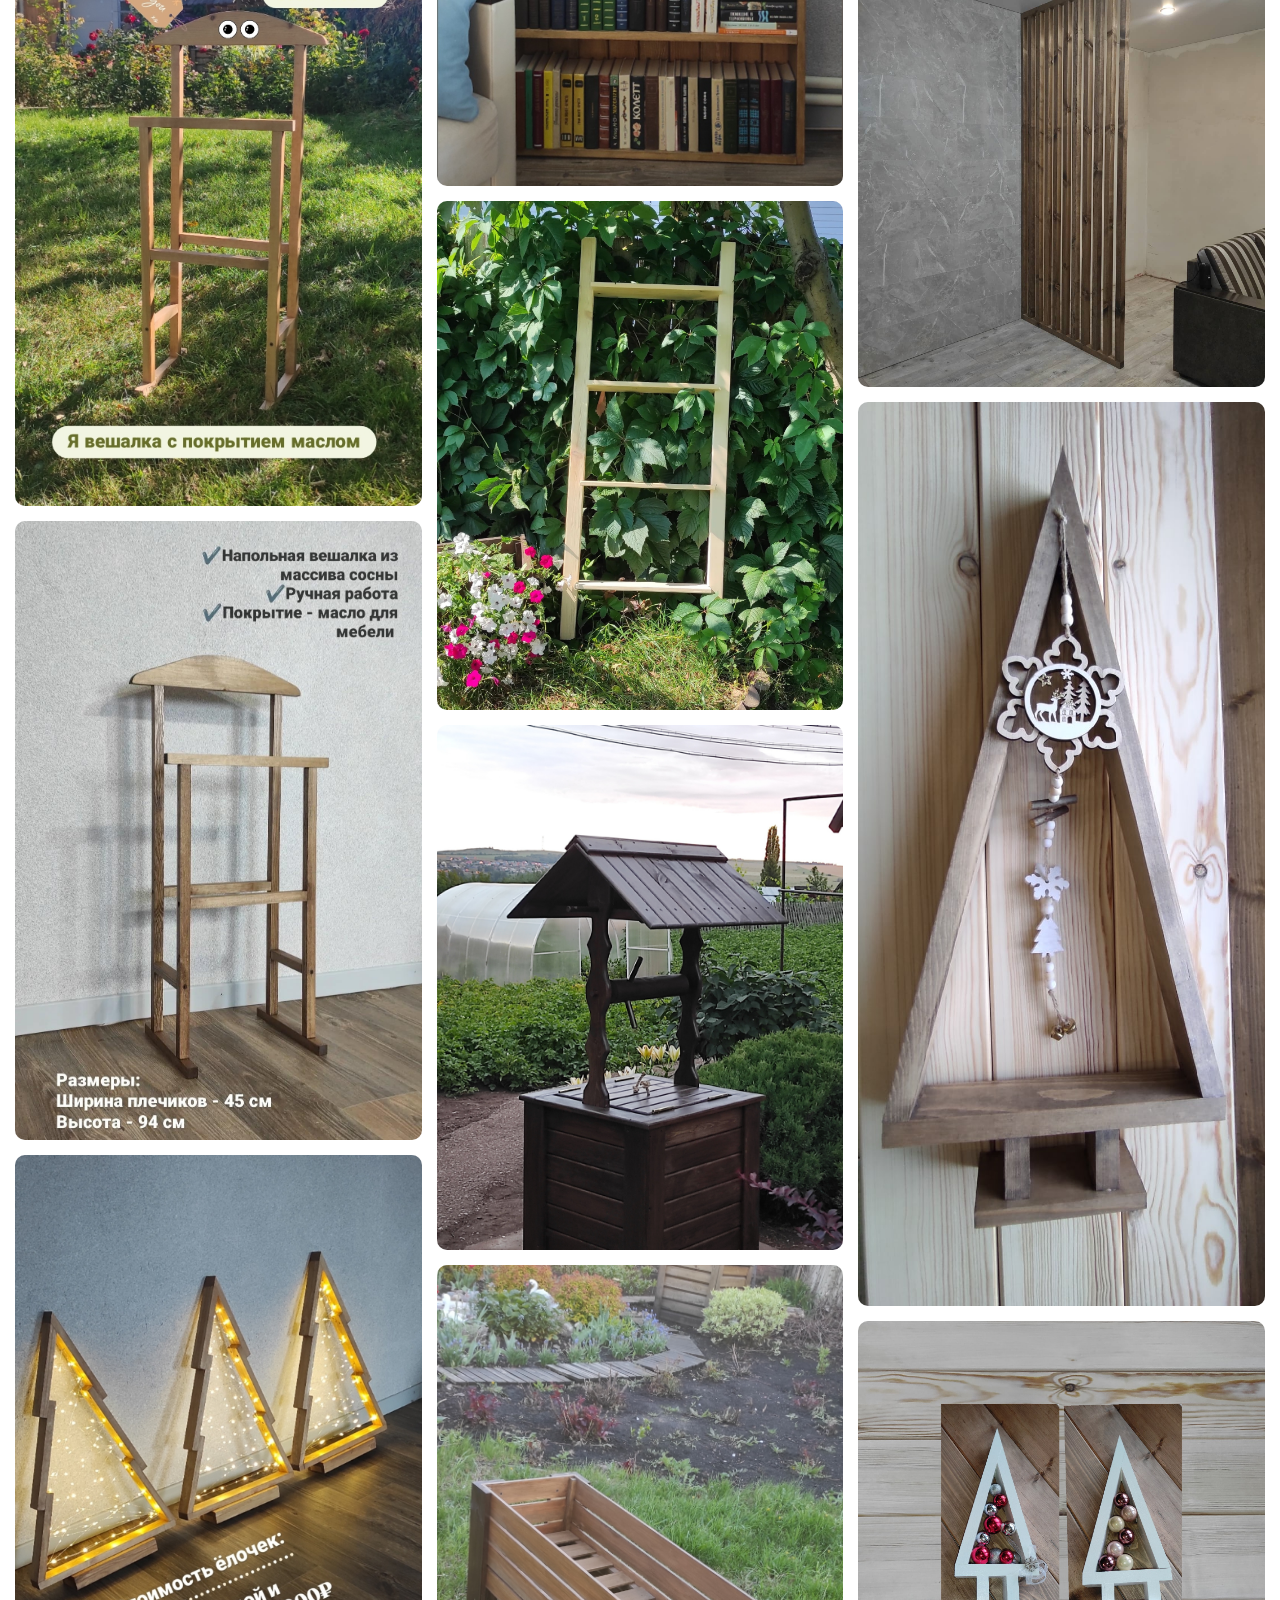
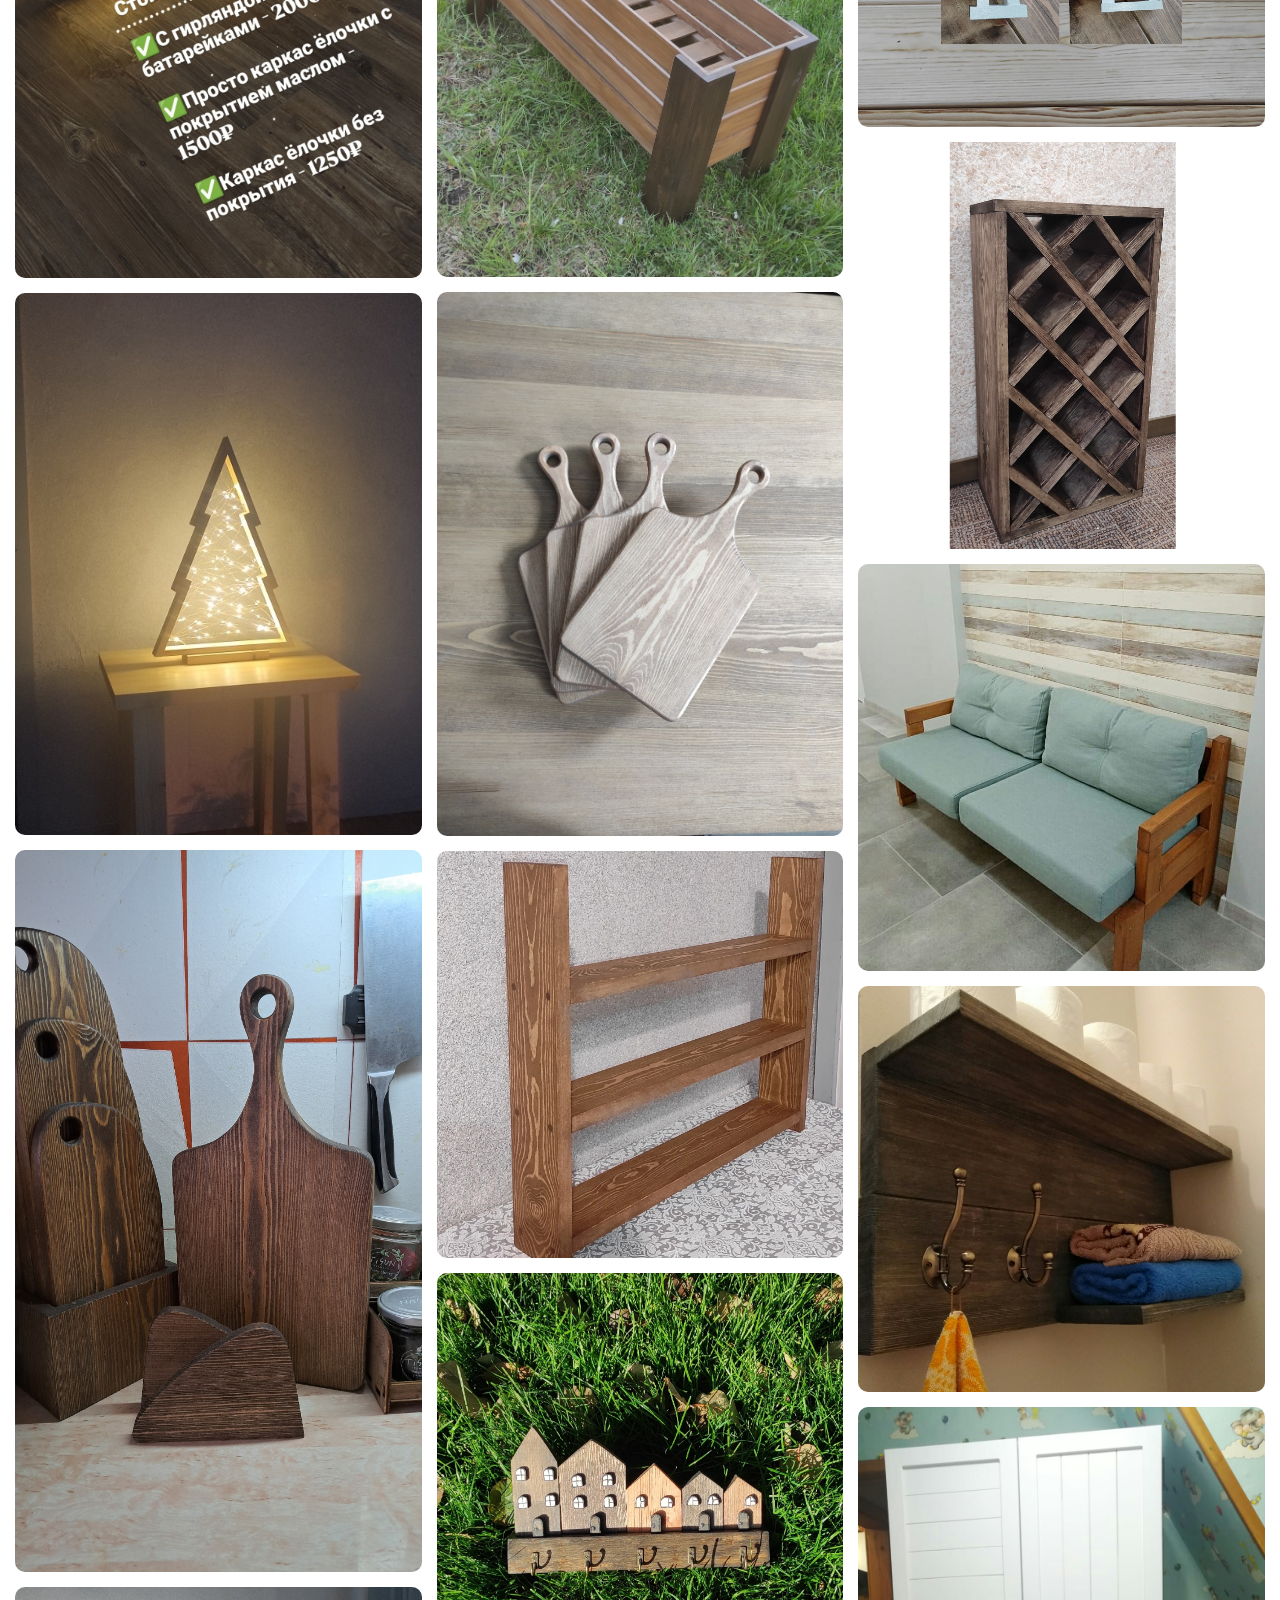
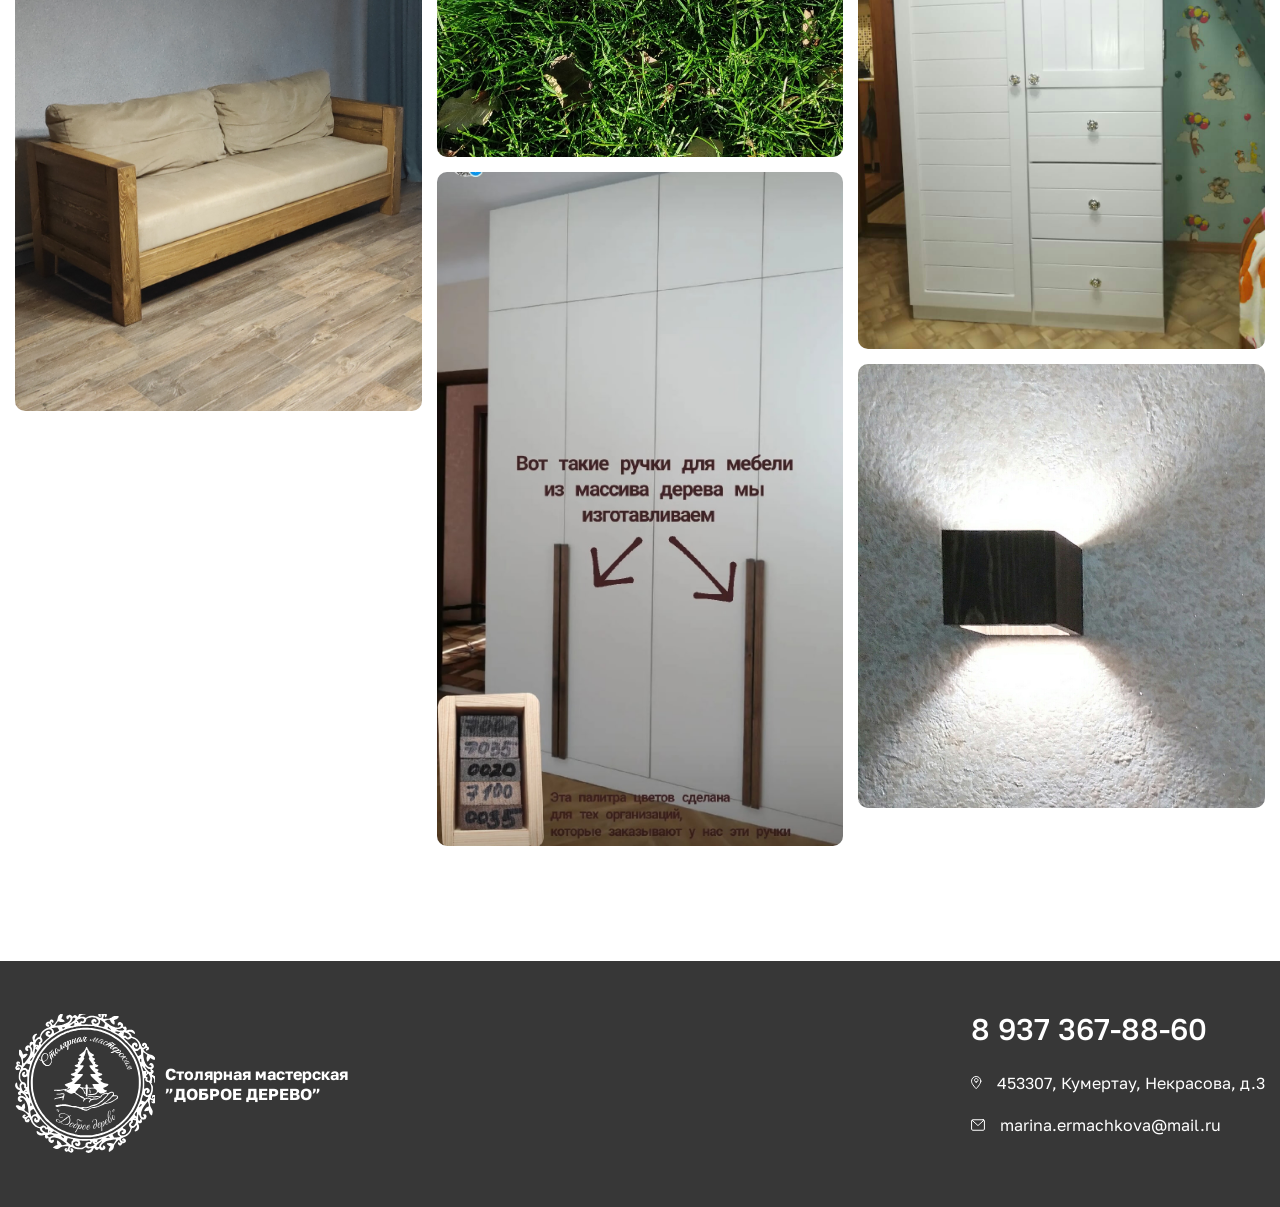
<file: other.html>
<!DOCTYPE html>
<html lang="ru">
<head>
        <!-- Google tag (gtag.js) -->
    <script async src="https://www.googletagmanager.com/gtag/js?id=G-JBPK78R34K"></script>
    <script>
    window.dataLayer = window.dataLayer || [];
    function gtag(){dataLayer.push(arguments);}
    gtag('js', new Date());

    gtag('config', 'G-JBPK78R34K');
    </script>

    <title>Столярная</title>
    <link rel="stylesheet" href="style.css">
    <meta charset="UTF-8">
    <meta name="viewport" content="width=device-width, initial-scale=1.0">

    <link rel="icon" type="image/png" href="/favicon/favicon-96x96.png" sizes="96x96" />
    <link rel="icon" type="image/svg+xml" href="/favicon/favicon.svg" />
    <link rel="shortcut icon" href="/favicon/favicon.ico" />
    <link rel="apple-touch-icon" sizes="180x180" href="/favicon/apple-touch-icon.png" />
    <meta name="apple-mobile-web-app-title" content="Столярная" />
    <link rel="manifest" href="/favicon/site.webmanifest" /> 

    <link rel="stylesheet" href="lightbox/lightbox.css">

</head> 

<body>
    <div class="header2">
            <div class="content"> 
                <div class="header-block">
                        <div class="header-left">
                            <a class="header-logo" href="/index.html">
                                <img class="header-logo__logoImg" src="img\icons\Logo white.svg" alt="Логотип" width="77" height="77">
                                <p class="header-logo__logoText"> Столярная мастерская <br>”ДОБРОЕ ДЕРЕВО”</p>
                            </a>
                            <nav class="header-nav">
                                <ul class="header__list">
                                    <li class="header__lists"> 
                                        <a class="header__anchorCatalog" href="/index.html#catalog">
                                            <img src="img\icons\catalog.svg" alt="Иконка каталога">
                                            <span>Каталог</span>
                                        </a>
                                    </li>
                                    <li class="header__lists"> <a class="header__link" href="/index.html#aboutUs">О нас</a></li>
                                    <li class="header__lists"> <a class="header__link" href="/index.html#whyUs">Наши принципы</a></li>
                                    <!-- <li class="header__lists"> <a class="header__link" href="#">Видео</a></li> -->
                                </ul>
                            </nav>
                        </div>
                        <div class="header-right">
                            <a target="_blank" href="https://wa.me/89373678860" class="header__bt">
                                <img width="24" height="24" src="img\icons\whatsapp.svg" alt="Иконка whatsapp">
                            </a>
                            <a target="_blank" href="https://vk.com/stolyrka_kumertau" class="header__bt">
                                <img width="24" height="17" src="img/icons/vk.svg" alt="Иконка vk">
                            </a>
                            
                        </div>
                </div>
            </div>
        </div>
        <div class="photo">
            <div class="content"> 
                <div class="photo-block">
                    <h2>Другое</h2>
                    <div class="masonry">
                            <a href="img/other/1.jpg" data-lightbox="images" data-title=" ">
                                <img src="img/other/1.jpg" alt="">
                            </a>
                            
                            <a href="img/other/2.jpg" data-lightbox="images" data-title=" ">
                                <img src="img/other/2.jpg" alt="">
                            </a>

                            <a href="img/other/3.jpg" data-lightbox="images" data-title=" ">
                                <img src="img/other/3.jpg" alt="">
                            </a>

                            <a href="img/other/4.jpg" data-lightbox="images" data-title=" ">
                                <img src="img/other/4.jpg" alt="">
                            </a>

                            <a href="img/other/5.jpg" data-lightbox="images" data-title=" ">
                                <img src="img/other/5.jpg" alt="">
                            </a>

                            <a href="img/other/6.jpg" data-lightbox="images" data-title=" ">
                                <img src="img/other/6.jpg" alt="">
                            </a>

                            <a href="img/other/7.jpg" data-lightbox="images" data-title=" ">
                                <img src="img/other/7.jpg" alt="">
                            </a>

                            <a href="img/other/8.jpg" data-lightbox="images" data-title=" ">
                                <img src="img/other/8.jpg" alt="">
                            </a>

                            <a href="img/other/9.jpg" data-lightbox="images" data-title=" ">
                                <img src="img/other/9.jpg" alt="">
                            </a>

                            <a href="img/other/10.jpg" data-lightbox="images" data-title=" ">
                                <img src="img/other/10.jpg" alt="">
                            </a>

                            <a href="img/other/11.jpg" data-lightbox="images" data-title=" ">
                                <img src="img/other/11.jpg" alt="">
                            </a>

                            <a href="img/other/12.jpg" data-lightbox="images" data-title=" ">
                                <img src="img/other/12.jpg" alt="">
                            </a>

                            <a href="img/other/13.jpg" data-lightbox="images" data-title=" ">
                                <img src="img/other/13.jpg" alt="">
                            </a>
                            
                            <a href="img/other/14.jpg" data-lightbox="images" data-title=" ">
                                <img src="img/other/14.jpg" alt="">
                            </a>

                            <a href="img/other/15.jpg" data-lightbox="images" data-title=" ">
                                <img src="img/other/15.jpg" alt="">
                            </a>

                            <a href="img/other/16.jpg" data-lightbox="images" data-title=" ">
                                <img src="img/other/16.jpg" alt="">
                            </a>

                            <a href="img/other/17.jpg" data-lightbox="images" data-title=" ">
                                <img src="img/other/17.jpg" alt="">
                            </a>

                            <a href="img/other/18.jpg" data-lightbox="images" data-title=" ">
                                <img src="img/other/18.jpg" alt="">
                            </a>

                            <a href="img/other/19.jpg" data-lightbox="images" data-title=" ">
                                <img src="img/other/19.jpg" alt="">
                            </a>

                            <a href="img/other/20.jpg" data-lightbox="images" data-title=" ">
                                <img src="img/other/20.jpg" alt="">
                            </a>

                            <a href="img/other/21.jpg" data-lightbox="images" data-title=" ">
                                <img src="img/other/21.jpg" alt="">
                            </a>

                            <a href="img/other/22.jpg" data-lightbox="images" data-title=" ">
                                <img src="img/other/22.jpg" alt="">
                            </a>

                            <a href="img/other/23.jpg" data-lightbox="images" data-title=" ">
                                <img src="img/other/23.jpg" alt="">
                            </a>

                            <a href="img/other/24.jpg" data-lightbox="images" data-title=" ">
                                <img src="img/other/24.jpg" alt="">
                            </a>

                            <a href="img/other/25.jpg" data-lightbox="images" data-title=" ">
                                <img src="img/other/25.jpg" alt="">
                            </a>
                            
                            <a href="img/other/26.jpg" data-lightbox="images" data-title=" ">
                                <img src="img/other/26.jpg" alt="">
                            </a>

                            <a href="img/other/27.jpg" data-lightbox="images" data-title=" ">
                                <img src="img/other/27.jpg" alt="">
                            </a>

                            <a href="img/other/28.jpg" data-lightbox="images" data-title=" ">
                                <img src="img/other/28.jpg" alt="">
                            </a>

                            <a href="img/other/29.jpg" data-lightbox="images" data-title=" ">
                                <img src="img/other/29.jpg" alt="">
                            </a>

                            <a href="img/other/30.jpg" data-lightbox="images" data-title=" ">
                                <img src="img/other/30.jpg" alt="">
                            </a>

                            <a href="img/other/31.jpg" data-lightbox="images" data-title=" ">
                                <img src="img/other/31.jpg" alt="">
                            </a>

                            <a href="img/other/32.jpg" data-lightbox="images" data-title=" ">
                                <img src="img/other/32.jpg" alt="">
                            </a>

                            <a href="img/other/33.jpg" data-lightbox="images" data-title=" ">
                                <img src="img/other/33.jpg" alt="">
                            </a>

                            <a href="img/other/34.jpg" data-lightbox="images" data-title=" ">
                                <img src="img/other/34.jpg" alt="">
                            </a>

                            <a href="img/other/35.jpg" data-lightbox="images" data-title=" ">
                                <img src="img/other/35.jpg" alt="">
                            </a>

                            <a href="img/other/36.jpg" data-lightbox="images" data-title=" ">
                                <img src="img/other/36.jpg" alt="">
                            </a>
                    </div>
                </div>
            </div>
        </div>
        <footer>
        <div class="content">
            <div class="footer-blok">
                <a class="footer-logo" href="#">
                    <img class="footer-logo__logoImg" src="img\icons\Logo white.svg" alt="Логотип" width="77" height="77">
                    <p class="footer-logo__logoText"> Столярная мастерская <br>”ДОБРОЕ ДЕРЕВО”</p>
                </a>
                <div class="footer-info">
                    <a class="footer-number" href="tel:79373678860"> 8 937 367-88-60</a>
                    <div class="footer-list">
                        <div class="footer-li"> 
                            <span> <img src="img\icons\footer_pin.svg"></span> 453307, Кумертау, Некрасова, д.3</div >
                        <div class="footer-li"> 
                            <span> <img src="img\icons\footer_mail.svg"></span> marina.ermachkova@mail.ru</a>
                    </ul>
                </div>
            </div>
        </div>
    </footer>

    <script src="lightbox/lightbox-plus-jquery.js"></script>


</body>
</file>
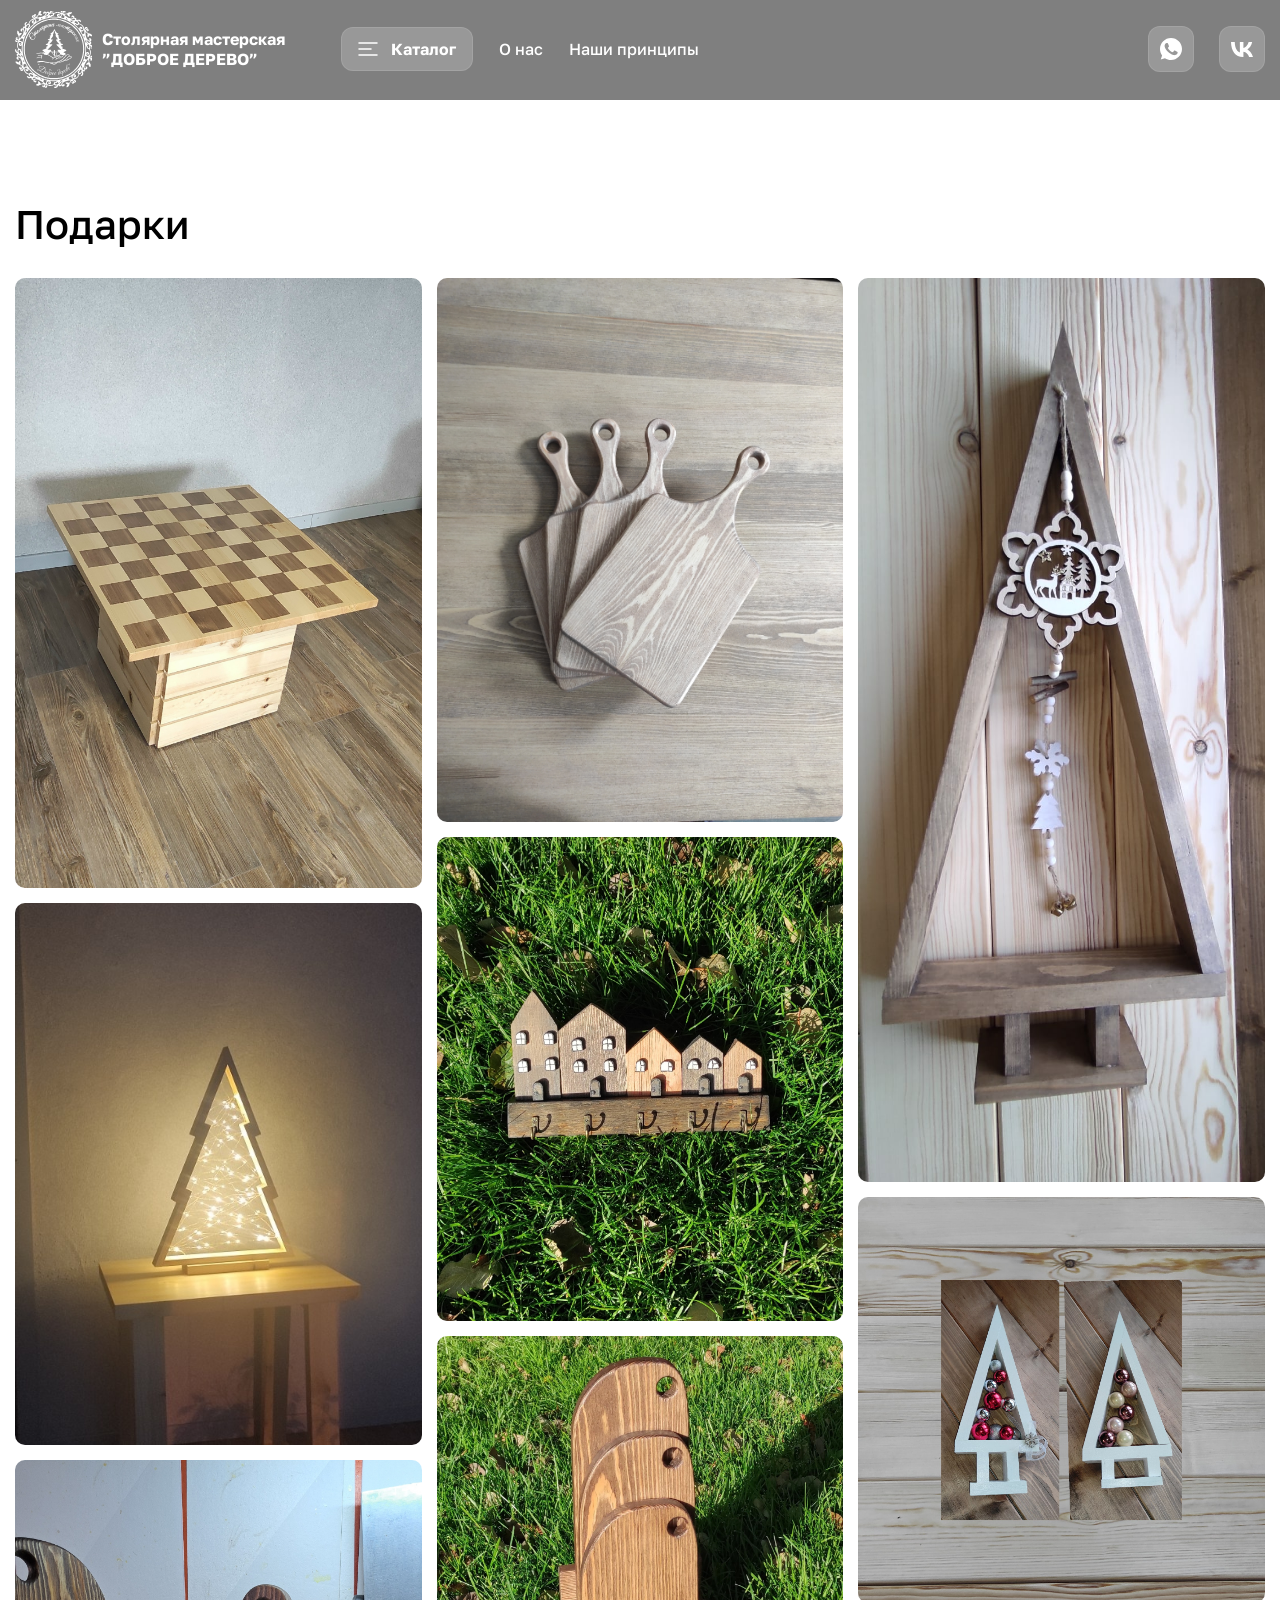
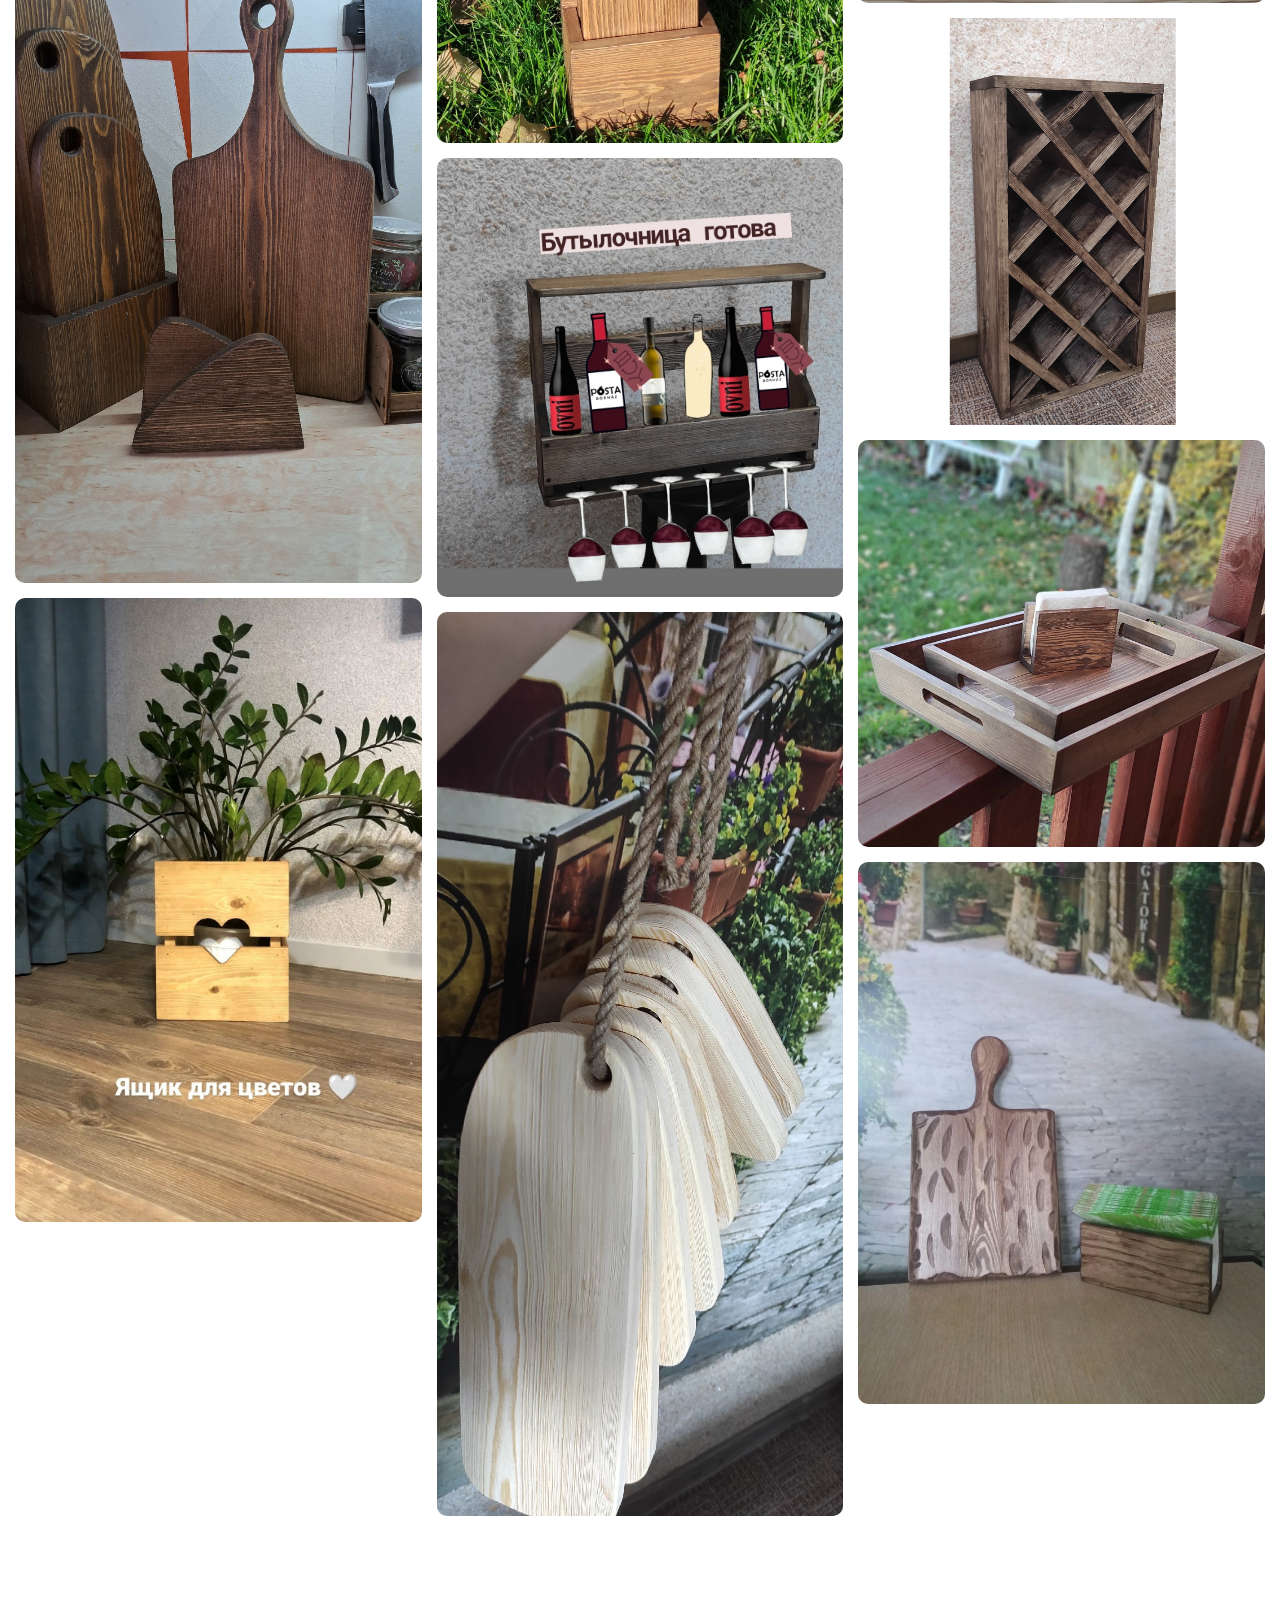
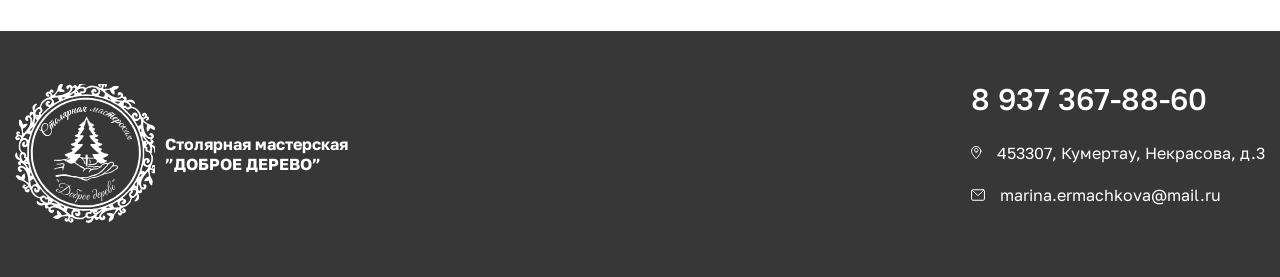
<file: present.html>
<!DOCTYPE html>
<html lang="ru">
<head>
        <!-- Google tag (gtag.js) -->
    <script async src="https://www.googletagmanager.com/gtag/js?id=G-JBPK78R34K"></script>
    <script>
    window.dataLayer = window.dataLayer || [];
    function gtag(){dataLayer.push(arguments);}
    gtag('js', new Date());

    gtag('config', 'G-JBPK78R34K');
    </script>

    <title>Столярная</title>
    <link rel="stylesheet" href="style.css">
    <meta charset="UTF-8">
    <meta name="viewport" content="width=device-width, initial-scale=1.0">

    <link rel="icon" type="image/png" href="/favicon/favicon-96x96.png" sizes="96x96" />
    <link rel="icon" type="image/svg+xml" href="/favicon/favicon.svg" />
    <link rel="shortcut icon" href="/favicon/favicon.ico" />
    <link rel="apple-touch-icon" sizes="180x180" href="/favicon/apple-touch-icon.png" />
    <meta name="apple-mobile-web-app-title" content="Столярная" />
    <link rel="manifest" href="/favicon/site.webmanifest" /> 

    <link rel="stylesheet" href="lightbox/lightbox.css">

</head> 

<body>
    <div class="header2">
            <div class="content"> 
                <div class="header-block">
                        <div class="header-left">
                            <a class="header-logo" href="/index.html">
                                <img class="header-logo__logoImg" src="img\icons\Logo white.svg" alt="Логотип" width="77" height="77">
                                <p class="header-logo__logoText"> Столярная мастерская <br>”ДОБРОЕ ДЕРЕВО”</p>
                            </a>
                            <nav class="header-nav">
                                <ul class="header__list">
                                    <li class="header__lists"> 
                                        <a class="header__anchorCatalog" href="/index.html#catalog">
                                            <img src="img\icons\catalog.svg" alt="Иконка каталога">
                                            <span>Каталог</span>
                                        </a>
                                    </li>
                                    <li class="header__lists"> <a class="header__link" href="/index.html#aboutUs">О нас</a></li>
                                    <li class="header__lists"> <a class="header__link" href="/index.html#whyUs">Наши принципы</a></li>
                                    <!-- <li class="header__lists"> <a class="header__link" href="#">Видео</a></li> -->
                                </ul>
                            </nav>
                        </div>
                        <div class="header-right">
                            <a target="_blank" href="https://wa.me/89373678860" class="header__bt">
                                <img width="24" height="24" src="img\icons\whatsapp.svg" alt="Иконка whatsapp">
                            </a>
                            <a target="_blank" href="https://vk.com/stolyrka_kumertau" class="header__bt">
                                <img width="24" height="17" src="img/icons/vk.svg" alt="Иконка vk">
                            </a>
                            
                        </div>
                </div>
            </div>
        </div>
        <div class="photo">
            <div class="content"> 
                <div class="photo-block">
                    <h2>Подарки</h2>
                    <div class="masonry">
                            <a href="img/present/1.jpg" data-lightbox="images" data-title=" ">
                                <img src="img/present/1.jpg" alt="">
                            </a>
                            
                            <a href="img/present/2.jpg" data-lightbox="images" data-title=" ">
                                <img src="img/present/2.jpg" alt="">
                            </a>

                            <a href="img/present/3.jpg" data-lightbox="images" data-title=" ">
                                <img src="img/present/3.jpg" alt="">
                            </a>

                            <a href="img/present/4.jpg" data-lightbox="images" data-title=" ">
                                <img src="img/present/4.jpg" alt="">
                            </a>

                            <a href="img/present/5.jpg" data-lightbox="images" data-title=" ">
                                <img src="img/present/5.jpg" alt="">
                            </a>

                            <a href="img/present/6.jpg" data-lightbox="images" data-title=" ">
                                <img src="img/present/6.jpg" alt="">
                            </a>

                            <a href="img/present/7.jpg" data-lightbox="images" data-title=" ">
                                <img src="img/present/7.jpg" alt="">
                            </a>

                            <a href="img/present/8.jpg" data-lightbox="images" data-title=" ">
                                <img src="img/present/8.jpg" alt="">
                            </a>

                            <a href="img/present/9.jpg" data-lightbox="images" data-title=" ">
                                <img src="img/present/9.jpg" alt="">
                            </a>

                            <a href="img/present/10.jpg" data-lightbox="images" data-title=" ">
                                <img src="img/present/10.jpg" alt="">
                            </a>

                            <a href="img/present/11.jpg" data-lightbox="images" data-title=" ">
                                <img src="img/present/11.jpg" alt="">
                            </a>

                            <a href="img/present/12.jpg" data-lightbox="images" data-title=" ">
                                <img src="img/present/12.jpg" alt="">
                            </a>
                            
                            <a href="img/present/13.jpg" data-lightbox="images" data-title=" ">
                                <img src="img/present/13.jpg" alt="">
                            </a>

                            <a href="img/present/14.jpg" data-lightbox="images" data-title=" ">
                                <img src="img/present/14.jpg" alt="">
                            </a>
                    </div>
                </div>
            </div>
        </div>
        <footer>
        <div class="content">
            <div class="footer-blok">
                <a class="footer-logo" href="#">
                    <img class="footer-logo__logoImg" src="img\icons\Logo white.svg" alt="Логотип" width="77" height="77">
                    <p class="footer-logo__logoText"> Столярная мастерская <br>”ДОБРОЕ ДЕРЕВО”</p>
                </a>
                <div class="footer-info">
                    <a class="footer-number" href="tel:79373678860"> 8 937 367-88-60</a>
                    <div class="footer-list">
                        <div class="footer-li"> 
                            <span> <img src="img\icons\footer_pin.svg"></span> 453307, Кумертау, Некрасова, д.3</div >
                        <div class="footer-li"> 
                            <span> <img src="img\icons\footer_mail.svg"></span> marina.ermachkova@mail.ru</a>
                    </ul>
                </div>
            </div>
        </div>
    </footer>

    <script src="lightbox/lightbox-plus-jquery.js"></script>


</body>
</file>
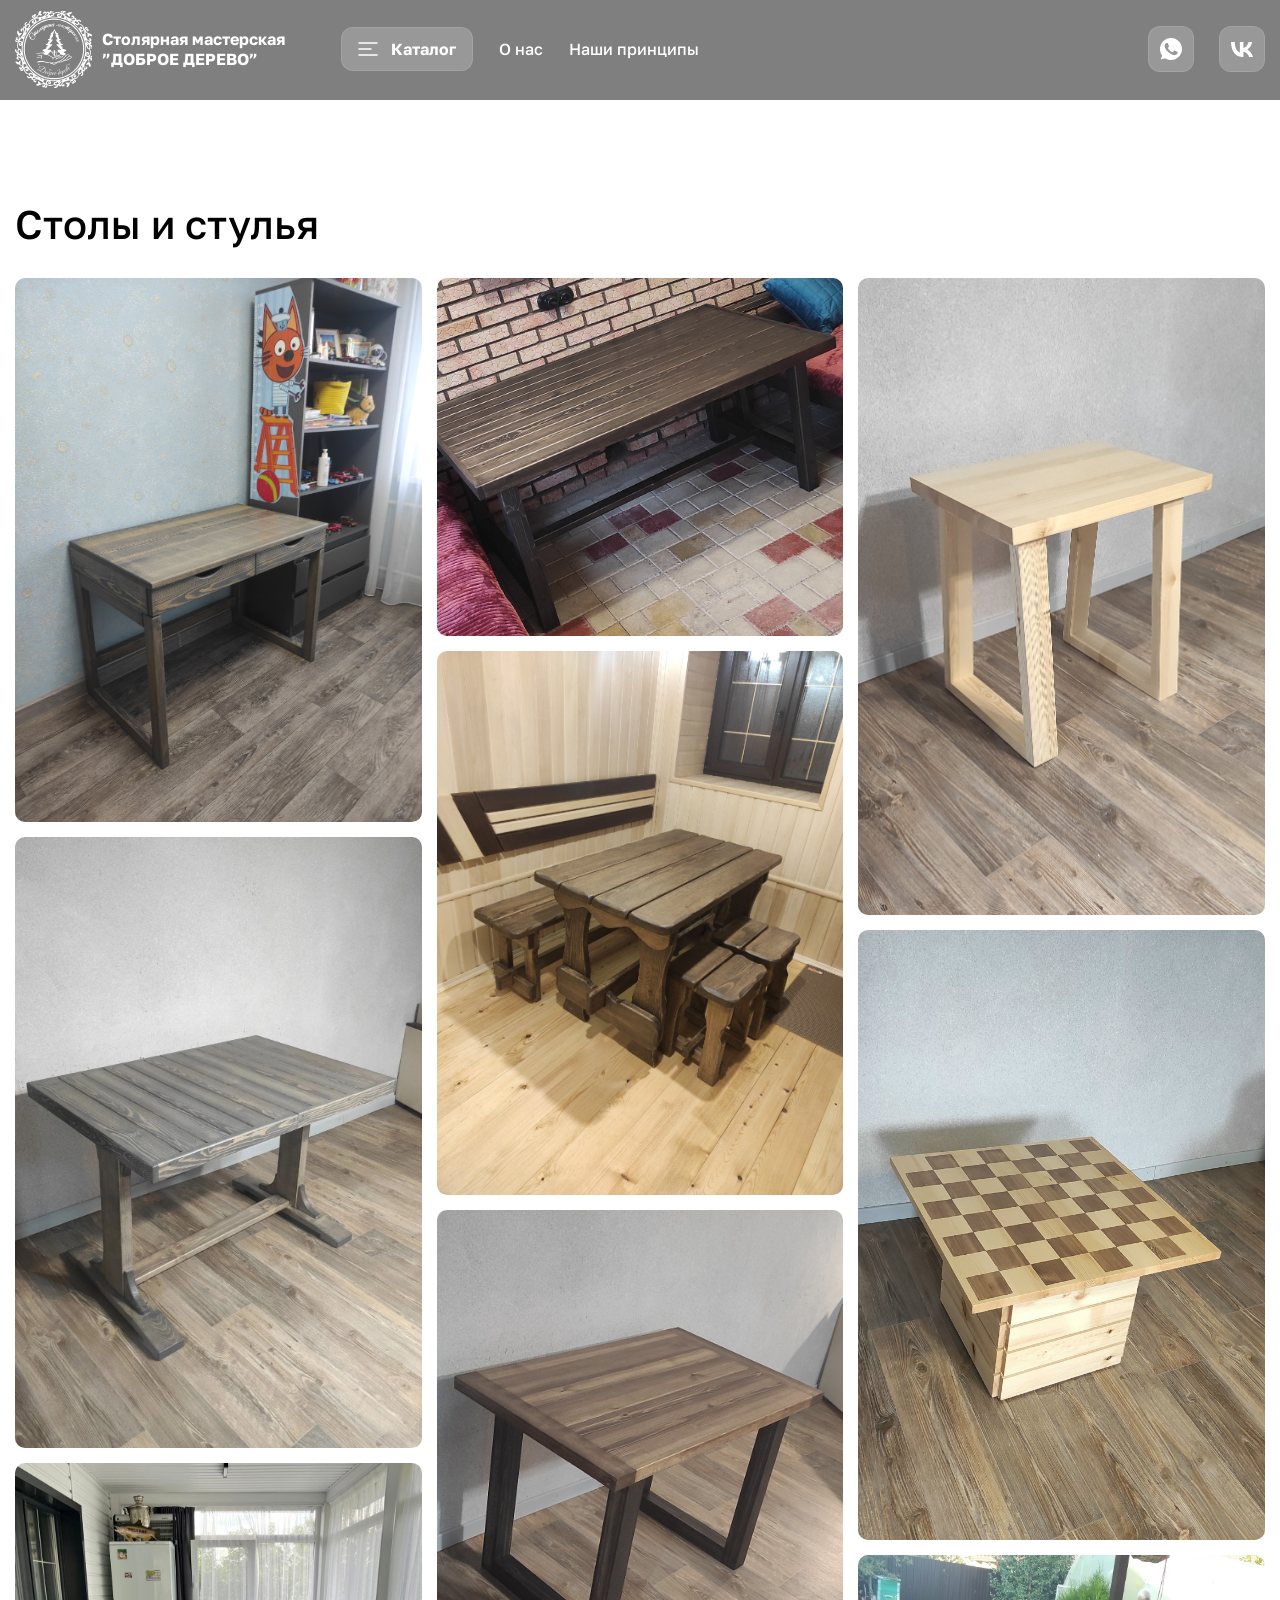
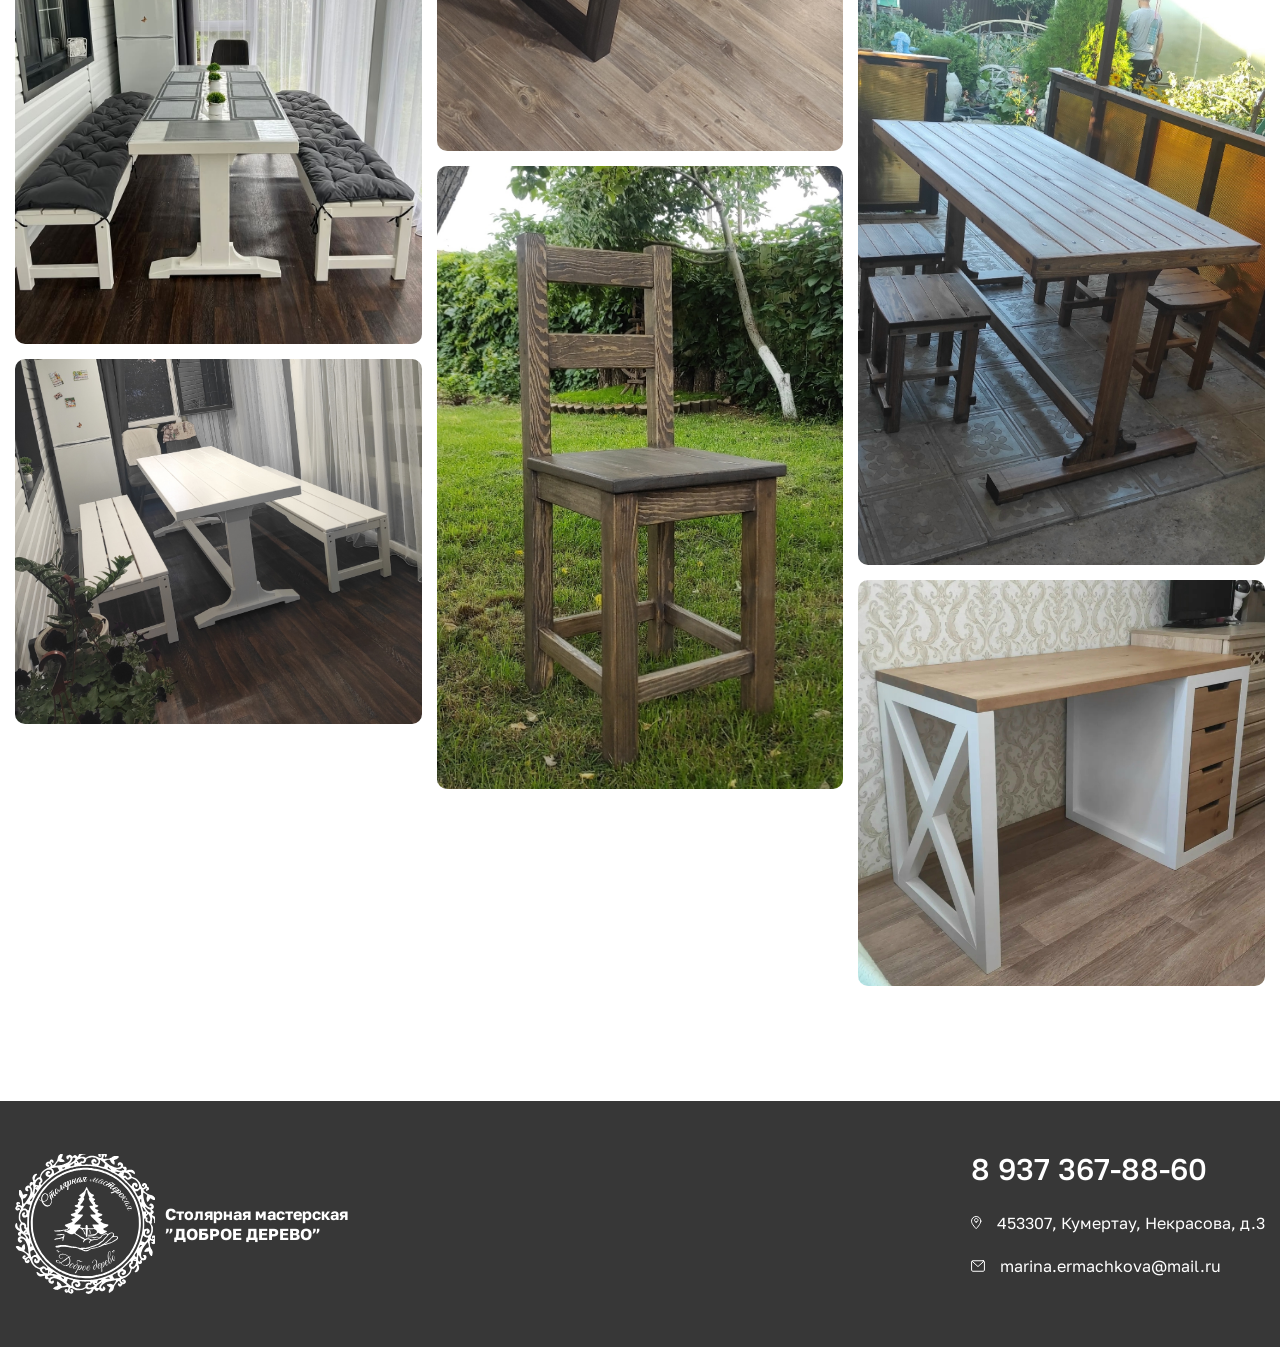
<file: tablesAndChairs.html>
<!DOCTYPE html>
<html lang="ru">
<head>
    <!-- Google tag (gtag.js) -->
    <script async src="https://www.googletagmanager.com/gtag/js?id=G-JBPK78R34K"></script>
    <script>
    window.dataLayer = window.dataLayer || [];
    function gtag(){dataLayer.push(arguments);}
    gtag('js', new Date());

    gtag('config', 'G-JBPK78R34K');
    </script>

    <title>Столярная</title>
    <link rel="stylesheet" href="style.css">
    <meta charset="UTF-8">
    <meta name="viewport" content="width=device-width, initial-scale=1.0">

    <link rel="icon" type="image/png" href="/favicon/favicon-96x96.png" sizes="96x96" />
    <link rel="icon" type="image/svg+xml" href="/favicon/favicon.svg" />
    <link rel="shortcut icon" href="/favicon/favicon.ico" />
    <link rel="apple-touch-icon" sizes="180x180" href="/favicon/apple-touch-icon.png" />
    <meta name="apple-mobile-web-app-title" content="Столярная" />
    <link rel="manifest" href="/favicon/site.webmanifest" /> 

    <link rel="stylesheet" href="lightbox/lightbox.css">

</head> 

<body>
    <div class="header2">
            <div class="content"> 
                <div class="header-block">
                        <div class="header-left">
                            <a class="header-logo" href="/index.html">
                                <img class="header-logo__logoImg" src="img\icons\Logo white.svg" alt="Логотип" width="77" height="77">
                                <p class="header-logo__logoText"> Столярная мастерская <br>”ДОБРОЕ ДЕРЕВО”</p>
                            </a>
                            <nav class="header-nav">
                                <ul class="header__list">
                                    <li class="header__lists"> 
                                        <a class="header__anchorCatalog" href="/index.html#catalog">
                                            <img src="img\icons\catalog.svg" alt="Иконка каталога">
                                            <span>Каталог</span>
                                        </a>
                                    </li>
                                    <li class="header__lists"> <a class="header__link" href="/index.html#aboutUs">О нас</a></li>
                                    <li class="header__lists"> <a class="header__link" href="/index.html#whyUs">Наши принципы</a></li>
                                    <!-- <li class="header__lists"> <a class="header__link" href="#">Видео</a></li> -->
                                </ul>
                            </nav>
                        </div>
                        <div class="header-right">
                            <a target="_blank" href="https://wa.me/89373678860" class="header__bt">
                                <img width="24" height="24" src="img\icons\whatsapp.svg" alt="Иконка whatsapp">
                            </a>
                            <a target="_blank" href="https://vk.com/stolyrka_kumertau" class="header__bt">
                                <img width="24" height="17" src="img/icons/vk.svg" alt="Иконка vk">
                            </a>
                            
                        </div>
                </div>
            </div>
        </div>
        <div class="photo">
            <div class="content"> 
                <div class="photo-block">
                    <h2>Столы и стулья</h2>
                    <div class="masonry">
                            <a href="img/tablesAndChairs/1.jpg" data-lightbox="images" data-title=" ">
                                <img src="img/tablesAndChairs/1.jpg" alt="">
                            </a>
                            
                            <a href="img/tablesAndChairs/2.jpg" data-lightbox="images" data-title=" ">
                                <img src="img/tablesAndChairs/2.jpg" alt="">
                            </a>

                            <a href="img/tablesAndChairs/3.jpg" data-lightbox="images" data-title=" ">
                                <img src="img/tablesAndChairs/3.jpg" alt="">
                            </a>

                            <a href="img/tablesAndChairs/4.jpg" data-lightbox="images" data-title=" ">
                                <img src="img/tablesAndChairs/4.jpg" alt="">
                            </a>

                            <a href="img/tablesAndChairs/5.jpg" data-lightbox="images" data-title=" ">
                                <img src="img/tablesAndChairs/5.jpg" alt="">
                            </a>

                            <a href="img/tablesAndChairs/6.jpg" data-lightbox="images" data-title=" ">
                                <img src="img/tablesAndChairs/6.jpg" alt="">
                            </a>

                            <a href="img/tablesAndChairs/7.jpg" data-lightbox="images" data-title=" ">
                                <img src="img/tablesAndChairs/7.jpg" alt="">
                            </a>

                            <a href="img/tablesAndChairs/8.jpg" data-lightbox="images" data-title=" ">
                                <img src="img/tablesAndChairs/8.jpg" alt="">
                            </a>

                            <a href="img/tablesAndChairs/9.jpg" data-lightbox="images" data-title=" ">
                                <img src="img/tablesAndChairs/9.jpg" alt="">
                            </a>

                            <a href="img/tablesAndChairs/10.jpg" data-lightbox="images" data-title=" ">
                                <img src="img/tablesAndChairs/10.jpg" alt="">
                            </a>

                            <a href="img/tablesAndChairs/11.jpg" data-lightbox="images" data-title=" ">
                                <img src="img/tablesAndChairs/11.jpg" alt="">
                            </a>

                            <a href="img/tablesAndChairs/12.jpg" data-lightbox="images" data-title=" ">
                                <img src="img/tablesAndChairs/12.jpg" alt="">
                            </a>
                    </div>
                </div>
            </div>
        </div>
        <footer>
        <div class="content">
            <div class="footer-blok">
                <a class="footer-logo" href="#">
                    <img class="footer-logo__logoImg" src="img\icons\Logo white.svg" alt="Логотип" width="77" height="77">
                    <p class="footer-logo__logoText"> Столярная мастерская <br>”ДОБРОЕ ДЕРЕВО”</p>
                </a>
                <div class="footer-info">
                    <a class="footer-number" href="tel:79373678860"> 8 937 367-88-60</a>
                    <div class="footer-list">
                        <div class="footer-li"> 
                            <span> <img src="img\icons\footer_pin.svg"></span> 453307, Кумертау, Некрасова, д.3</div >
                        <div class="footer-li"> 
                            <span> <img src="img\icons\footer_mail.svg"></span> marina.ermachkova@mail.ru</a>
                    </ul>
                </div>
            </div>
        </div>
    </footer>

    <script src="lightbox/lightbox-plus-jquery.js"></script>


</body>
</file>
<file: style.css>
@import url('https://fonts.googleapis.com/css2?family=Golos+Text:wght@400..900&display=swap');

/* Reset and base styles  */
* {
	padding: 0px;
	margin: 0px;
	border: none;
}

*,
*::before,
*::after {
	box-sizing: border-box;
}

/* Links */

a, a:link, a:visited  {
    text-decoration: none;
}

a:hover  {
    text-decoration: none;
}

/* Common */

aside, nav, footer, header, section, main {
	display: block;
}

h1, h2, h3, h4, h5, h6, p {
    font-size: inherit;
	font-weight: inherit;
}

ul, ul li {
	list-style: none;
}

img {
	vertical-align: top;
}

img, svg {
	max-width: 100%;
	height: auto;
}

address {
  font-style: normal;
}

/* Form */

input, textarea, button, select {
	font-family: inherit;
    font-size: inherit;
    color: inherit;
    background-color: transparent;
}

input::-ms-clear {
	display: none;
}

button, input[type="submit"] {
    display: inline-block;
    box-shadow: none;
    background-color: transparent;
    background: none;
    cursor: pointer;
}

input:focus, input:active,
button:focus, button:active {
    outline: none;
}

button::-moz-focus-inner {
	padding: 0;
	border: 0;
}

label {
	cursor: pointer;
}

legend {
	display: block;
}

 /* После обнуляющего стиля*/

html {
  scroll-behavior: smooth;
}

p::selection {
   color: #fff;
   background-color: #999999; 
}

h1::selection {
   color: #fff;
   background-color: #999999; 
}

h2::selection {
   color: #fff;
   background-color: #999999; 
}

h3::selection {
   color: #fff;
   background-color: #999999; 
}

::-webkit-scrollbar {
    width: 8px;
}

::-webkit-scrollbar-track {
  -webkit-box-shadow: 5px 5px 5px -5px rgba(34, 60, 80, 0.2) inset;
  background-color: #f9f9fd;
  border-radius: 10px;
}

::-webkit-scrollbar-thumb {
    background-color: #9c9c9c;
    border-radius: 10px;
}

body{
    font-family: "Golos Text", sans-serif;
}
.content{
    max-width: 1320px;
    margin: 0 auto;
    padding: 0 15px;
}
.home{
    background-image: url("img/home2.jpg");
    background-position: center;
    background-size: cover;
    height: 436px;
    color: #FFFFFF;
}

.header{
    background-color: rgb(0, 0, 0, 0.2);
    height: 100px;
}

.header2{
    background-color: rgb(0, 0, 0, 0.5);
    height: 100px;
}

.header-block{
    display: flex;
    justify-content: space-between;
    padding: 11px 0;
}
.header-left{
    width: 70%;
    display: flex;
    gap: 56px;
    width: max-content;
}

.header-right{
    display: flex;
    align-items:center;
    gap: 25px;
}

.header-logo{
    display: flex;
    align-items: center;
    gap: 10px;
    color: #FFFFFF;
    user-select: none;
}

.header-logo__logoText{
 font-weight: 700;
 min-width: 150px;
}

@media(max-width: 425px){
.header-logo__logoImg{
    width: 50px;
    height: 50px;
}
.header-logo__logoText{
    font-size: 14px;
}
}

@media(max-width: 320px){
    .header-logo__logoText{
        display: none;
    }
}

.header-nav{
    display: flex;
}

@media (max-width: 1024px) {
.header-nav{
    display: none;
}

}
.header__list{
    display: flex;
    align-items: center;
    gap: 26px;
    width: max-content;
}

.header__link{
    color: #FFFFFF;
    font-size: 16px;
    font-weight: 500;
    user-select: none;
    position: relative;
}

.header__link:after{
	display: block;
	position: absolute;
	right: 0;
	width: 0;
	height: 2px; 
	background-color: #ffffffb7;
	content: "";
	transition: 0.5s ease-out; /*задаём время анимации*/
}

.header__link:hover:after{
    width: 100%;
}

.header__anchorCatalog{
    display: flex;
    gap: 13px;
    color: #FFFFFF;
    background-color: rgb(255, 255, 255, 0.2);
    padding: 11px 16px;
    border: 1px solid rgb(255, 255, 255, 0.1);
    border-radius: 12px;
    user-select: none;
    width: max-content;
    transition: 0.5s;
}

.header__anchorCatalog span{
    font-weight: 700;
}

.header__bt{
    display: flex;
    align-items: center;
    background-color: rgb(255, 255, 255, 0.2);
    padding: 11px;
    border: 1px solid rgb(255, 255, 255, 0.1);
    border-radius: 12px;
    height: 46px;
    width: 46px;
    user-select: none;
    transition: 0.5s;
}

.home-info{
    min-height: 336px;
    display: flex;
    justify-content: center;
    flex-direction: column;
    gap: 30px;
}

.home-info h1{
    max-width: 645px;
    font-size: 40px;
    font-weight: 500;
}

.subtitle{
    font-size: 18px;
    font-weight: 500;
}

.header__bt:hover{
     background-color: rgb(255, 255, 255, 0.5);
}

.header__anchorCatalog:hover{
    background-color: rgb(255, 255, 255, 0.5);
}

.catalog{
    padding: 100px 0;
}

.catalog__links{
    display: grid;
    grid-template-columns: repeat(4, 1fr);
    gap: 30px;
}
.catalog__links-item{
    height: 280px;
    position: relative;
    overflow: hidden;
    border-radius: 12px;
    transition: 0.5s;
}

.catalog__links-info{
    position: absolute;
    width: 100%;
    bottom: 0;
    left: 0;
    display: flex;
    justify-content: space-between;
    align-items: center;
    padding: 15px 20px;
    background-color: rgb(0, 0, 0, 0.3);
}

.catalog__links-info h3{
    color: rgb(255, 255, 255);
    font-size: 20px;
    font-weight: 600;
}

.catalog__links-info span{
    display: flex;
    align-items: center;
}
.catalog__links-item img{
    object-fit: cover;
    width: 100%;
    height: 100%;
}

.catalog__links-item:hover{
    transform: scale(1.05);
}

.aboutUs{
    padding: 100px 0;
    background-image: url("img/icons/tree2.svg");
    background-color: #F1F4F0;
    background-position: center;
    background-size: cover;
}
.aboutUs__block{
    display: flex;
    justify-content: space-between;
    gap: 32px;
}

h2{
    color: black;
    font-size: 40px;
    font-weight: 500;
    margin-bottom: 30px;
}

.aboutUs__left p{
    color: black;
    font-size: 20px;
    font-weight: 400;
    margin-bottom: 27px;
    line-height: 1.3;
}
strong{
    font-weight: 500;
}
.aboutUs__left{
    background-color: rgb(255, 255, 255, 0.7);
    padding: 50px 150px 50px 50px;
    border-radius: 25px;
}

.aboutUs__right{
    min-width: 409px;
    border-radius: 25px;
}

.aboutUs__right img{
    height: 100%;
    object-fit: cover;
    border-radius: 25px;
}
.whyUs{
    position: relative;
    background-image: url(img/icons/RectangleWU.svg);
    background-position: center;
    background-repeat: no-repeat;
    background-size: auto auto;
    padding: 150px 0;
}

.whyUs__ask{
    position: absolute;
    top: 46%;
    left: 0%;
    font-size: 40px;
    font-weight: 400;
    text-align: center;
    line-height: 1.3;
    user-select: none;
    width: 100%;
    text-transform: uppercase;
}

.whyUs__blok {
    display: grid;
    grid-template-columns: repeat(2, 1fr);
    column-gap: calc(20px + (286 - 20) * ((100vw - 320px) / (1320 - 320)));
    row-gap: 90px;
}

.whyUs__item{
    background-color: #F1F1F1;
    border-radius: 15px;
    position: relative;
    transition: 0.5s;
}

.whyUs__item:hover{
    transform: scale(1.2);
}

@media (max-width: 1440px) {
   .whyUs__item:hover{
    transform: scale(1);
}
   
}

.whyUs__item-text{
    width: 90%;
    line-height: 1.3;
    padding: 25px;
}

.whyUs__item-text h3{
    font-size: 30px;
    font-weight: 500;
    margin-bottom: 35px;
}

.whyUs__item-text p{
    font-size: 18px;
    font-weight: 400;
}

.whyUs__item-numberMain{
    position: absolute;
    right: 38px;
    top: 28px;
    z-index: 1;
    width: 40px;
    height: 40px;
    background-color: #FFFFFF;
    display: flex;
    align-items: center;
    justify-content: center;
    border-radius: 50%;
    font-size: 16px;
    font-weight: 500;
    user-select: none;
}

.whyUs__item-numberSub{
    position: absolute;
    right: 20px;
    top: 28px;
    width: 40px;
    height: 40px;
    background-color: #F6F6F6;
    border-radius: 50%;
}

footer{
    background-color: #373737;
    padding: 50px 0px 50px;
}

.footer-blok{
    display:flex;
    flex-direction: row;
    justify-content:space-between
}
.footer-logo{
    display: flex;
    align-items: center;
    gap: 10px;
    color: #FFFFFF;
    user-select: none;
}

.footer-logo__logoImg{
    width: 140px;
}

.footer-logo__logoText{
    font-weight: 700;
    min-width: 150px;
}

.footer-info{
    display:flex;
    flex-direction: column;
}
.footer-number{
    font-size: 30px;
    color: #FFFFFF;
    font-weight: 500;
    margin-bottom: 25px;
}

.footer-li{
    display: flex;
    gap: 15px;
    margin-bottom: 20px;
    font-size: 16px;
    line-height: 1.4;
    font-weight: 400;
    color: #FFFFFF; 
}

.footer-li span{
    display: flex;
    align-items: center;
    user-select: none;
}

.footer-li a{
    user-select: text
}

@media (max-width: 768px) {
    .footer-blok{
        flex-direction: column;
    }
    .footer-logo{
        margin-bottom: 30px;
    }
    .footer-logo__logoImg{
        width: 90px;
    }
}

@media (max-width: 1024px) {
    .catalog__links{
        grid-template-columns: repeat(3, 1fr);
        gap: 20px;
    }

    .aboutUs__block{
        flex-direction:column;
    }

    .aboutUs__right img{
        width: 100%;
        height: 580px;
    }

    .whyUs__item-text h3 {
        font-size: 24px;
        margin-bottom: 15px;
    }
    
    .whyUs__item-text p{
        font-size: 16px;
    }

    .whyUs__item-numberMain{
        right: 28px;
    }

    .whyUs__item-numberSub {
        right: 16px;
    }
}

@media (max-width: 768px) {

    .home-info h1{
        font-size: 30px;
    }

    .catalog {
        padding: 50px 0px;
    }
    
    .catalog__links{
        grid-template-columns: repeat(2, 1fr);
    }

    .aboutUs{
        padding: 50px 0;
        background-image: url(img/icons/tree_mob.svg);
    }

    .aboutUs__block{
        background-color: rgb(255, 255, 255, 0.7);
        border-radius: 25px;
    }

    .aboutUs__left{
        padding: 40px 20px 15px 20px;
        background-color: initial;
    }

    .whyUs{
        padding: 50px 0;
        background-image:none;
    }

    .whyUs__ask{
        position: static;
        font-weight: 500;
        line-height: 1.3;
        text-align: start;
        text-transform: none;
        margin-bottom: 30px;
        font-size: 30px;
    }
   
    .whyUs__ask br{
        display:none
    }

    .whyUs__blok {
        grid-template-columns: repeat(1, 1fr);
        column-gap: calc(20px + (286 - 20) * ((100vw - 320px) / (1320 - 320)));
        row-gap: 20px;
    }

}

@media (max-width: 425px) {

    h2 {
    color: black;
    font-size: 30px;
    }

    .header{
        height: 70px;
    }

    .home {
        height: 342px;
    }

    .home-info {
        gap: 17px;
        min-height: 272px;
    }

    .home-info h1 {
        font-size: 24px;
    }
    
    .subtitle {
        font-size: 16px;
    }

    .catalog__links{
        grid-template-columns: repeat(1, 1fr);
        gap: 15px;
    }

    .catalog__links-item {
        height: 200px;
    }

    .aboutUs{
        padding: 80px 0;
    } 

    .aboutUs .content{
        padding: 0px;
    }

    .aboutUs__left p {
        font-size: 16px;
        margin-bottom: 20px;
    }

    .aboutUs__right img{
        height: 475px;
    }

    .aboutUs__right{
        min-width: 0px;
        border-radius: 25px;
    }

    .whyUs__item-numberMain{
        right: 16px;
    }

    .whyUs__item-numberSub {
        display: none;
    }

}

/*beds*/

@media(max-width: 425px) {

    .header2{
        height: 70px;
    }
}

.photo-block{
    padding: 100px 0px;
}

@media (max-width: 768px) {
    .photo-block {
        padding: 50px 0px;
    }
}

.masonry{
    column-count: 3;
    column-gap: 15px;
}

.masonry img{
    width: 100%;
    height: 100%;
    border-radius: 10px;
    margin-bottom: 15px;
    transition: 0.5s;
}

.masonry img:hover{
    opacity: 0.8;
}

@media(max-width: 768px){
.masonry{
    column-count: 2;
}
}
</file>
